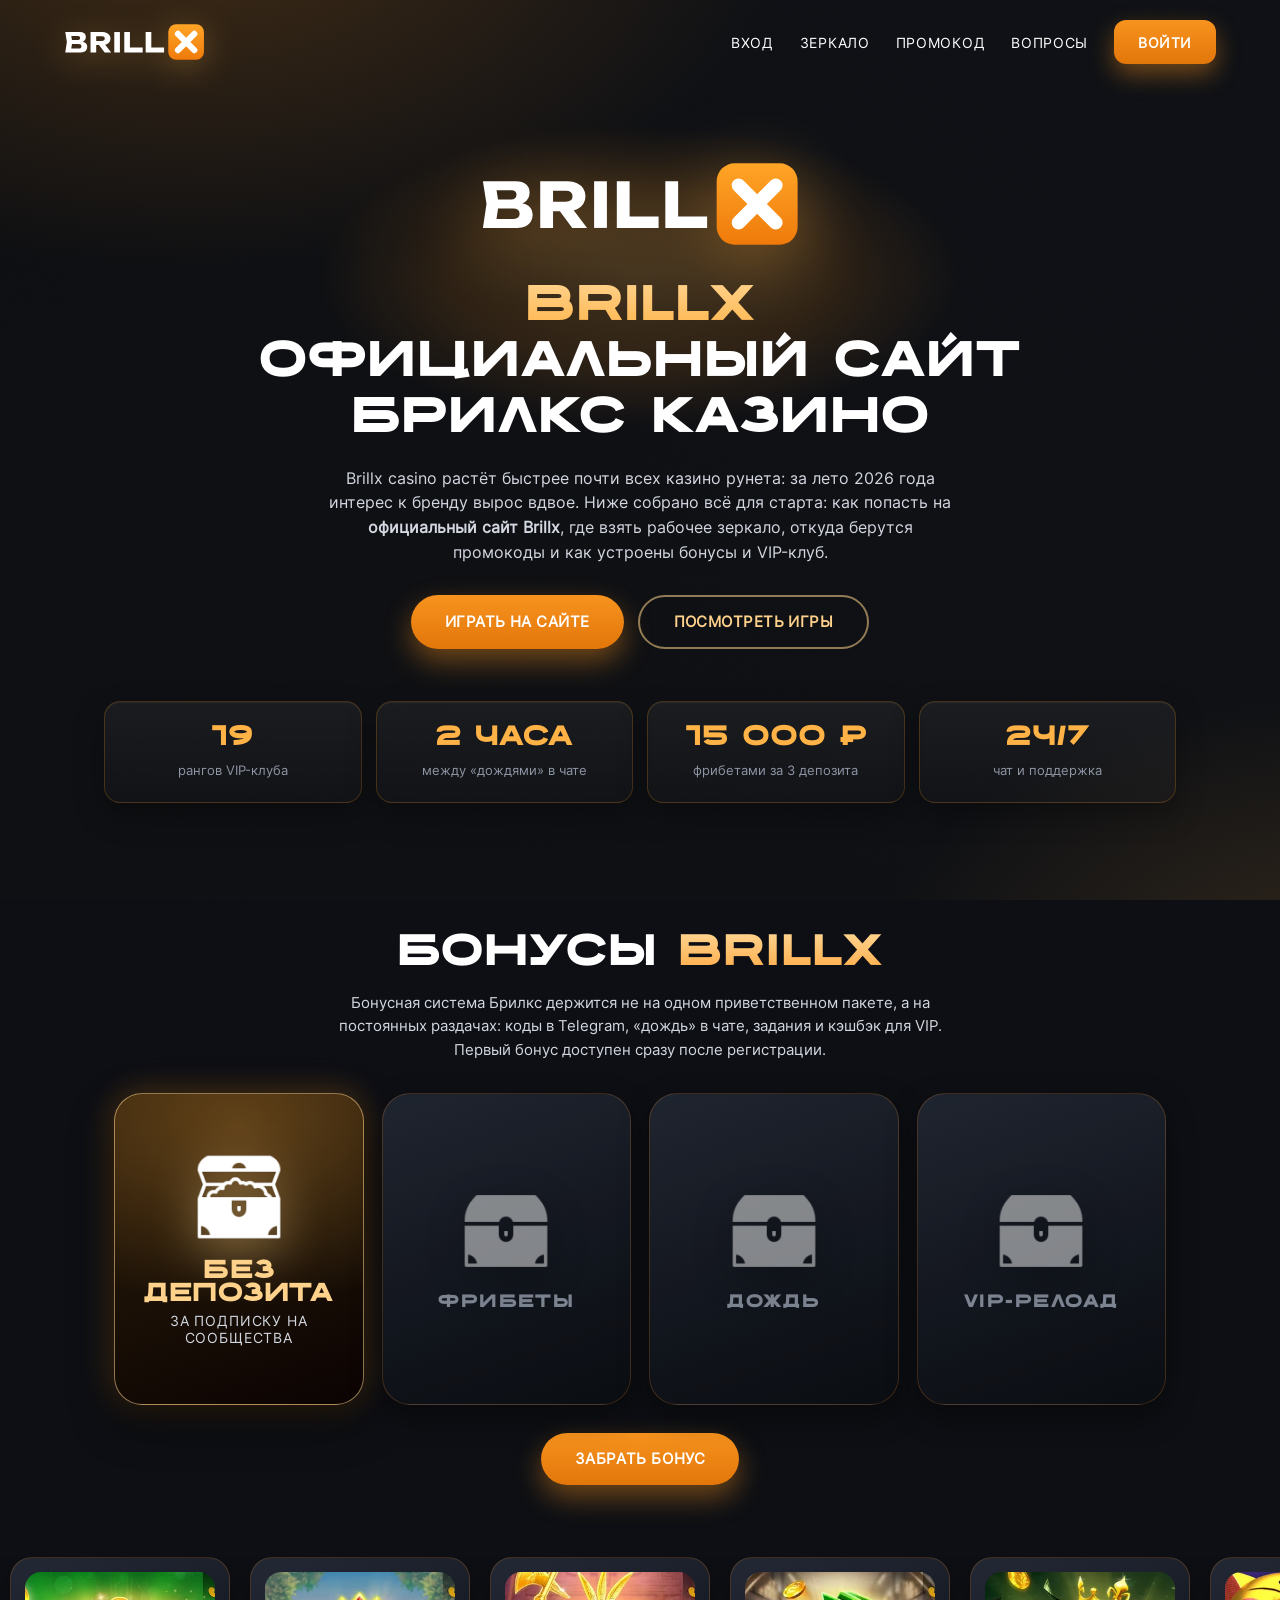
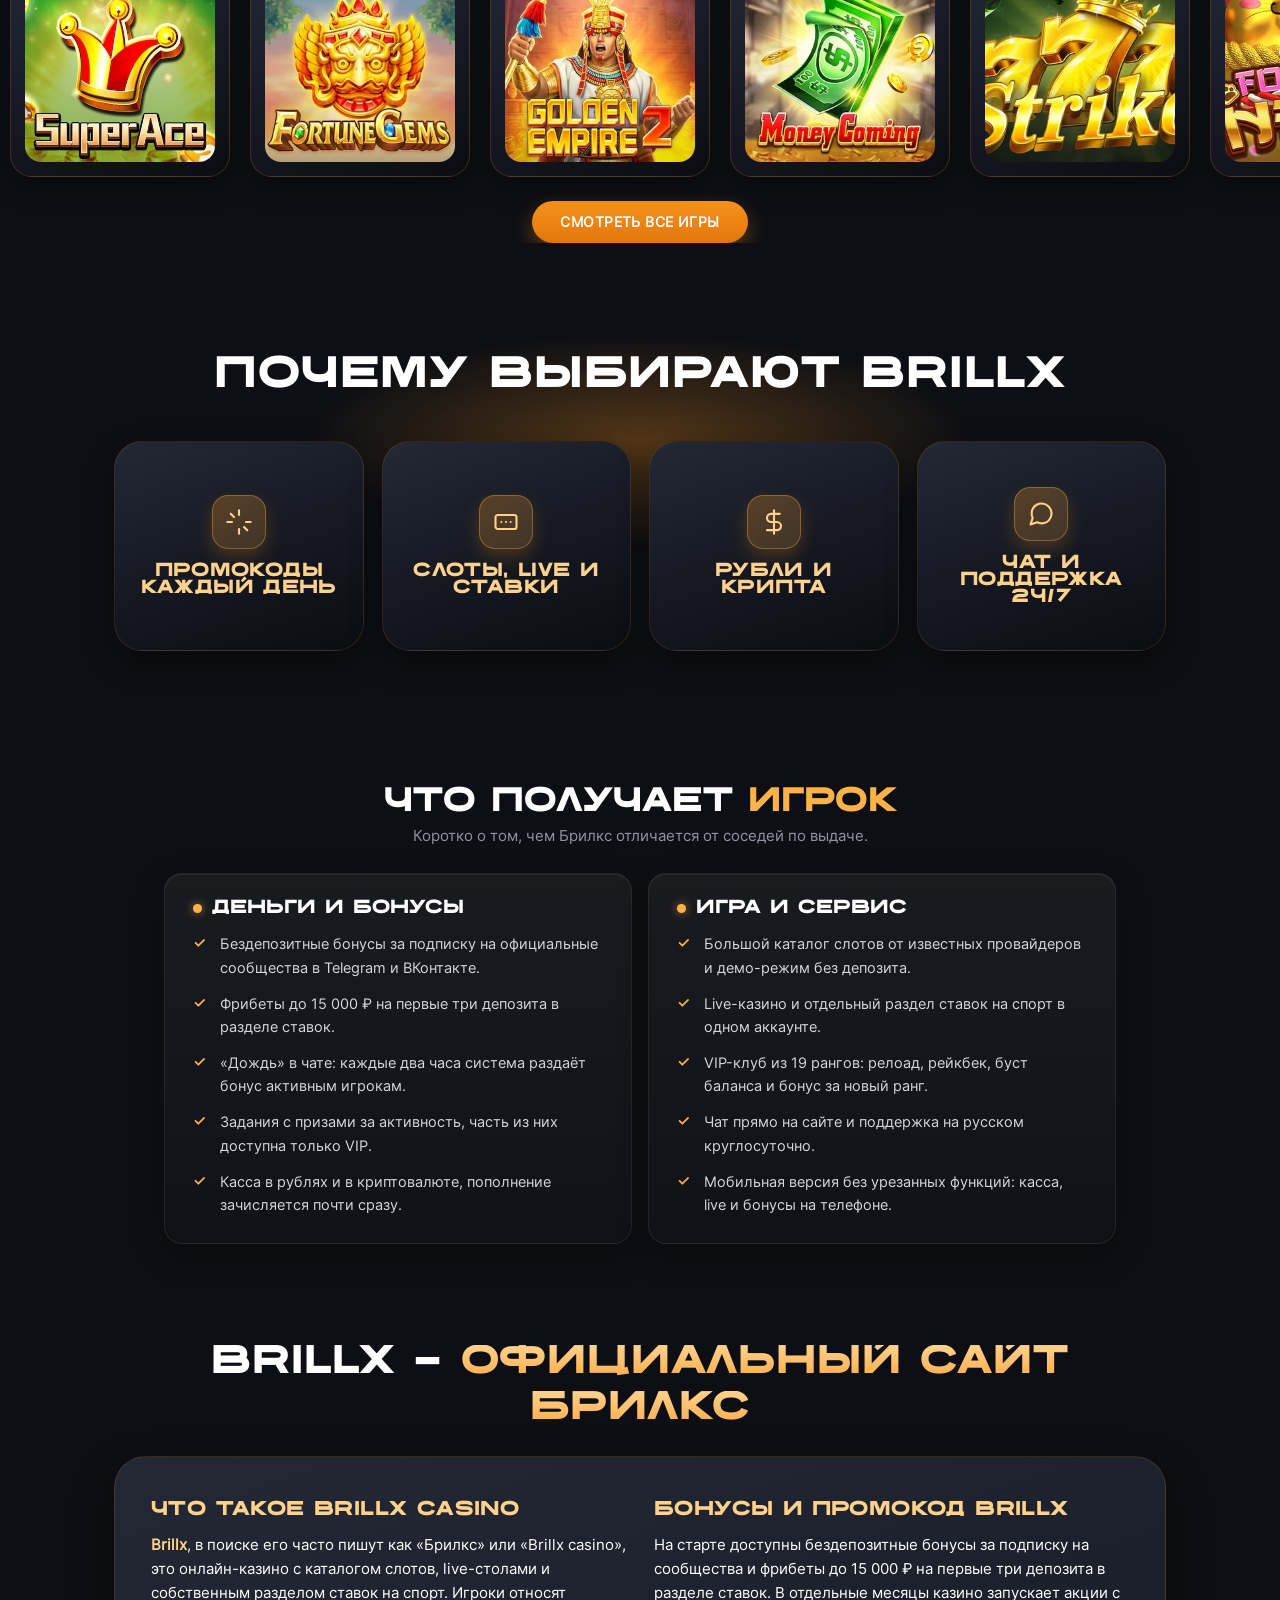
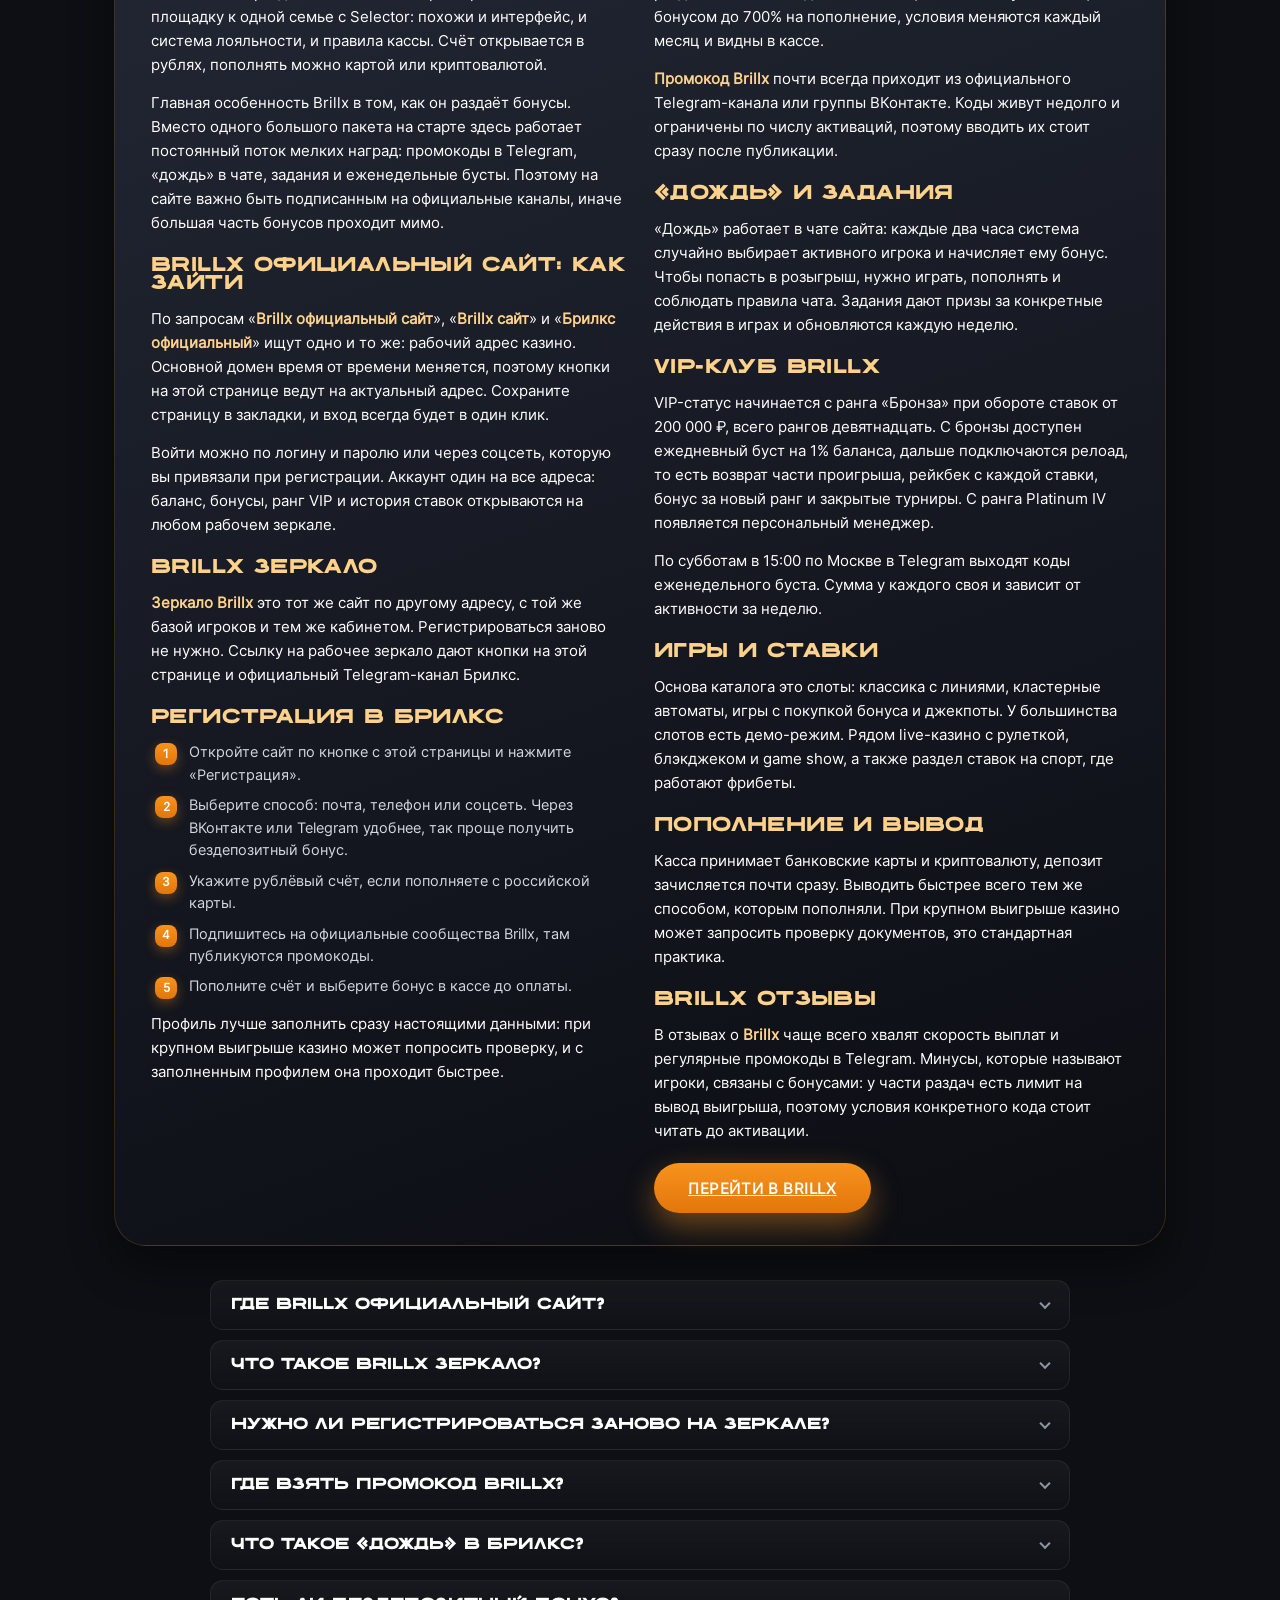
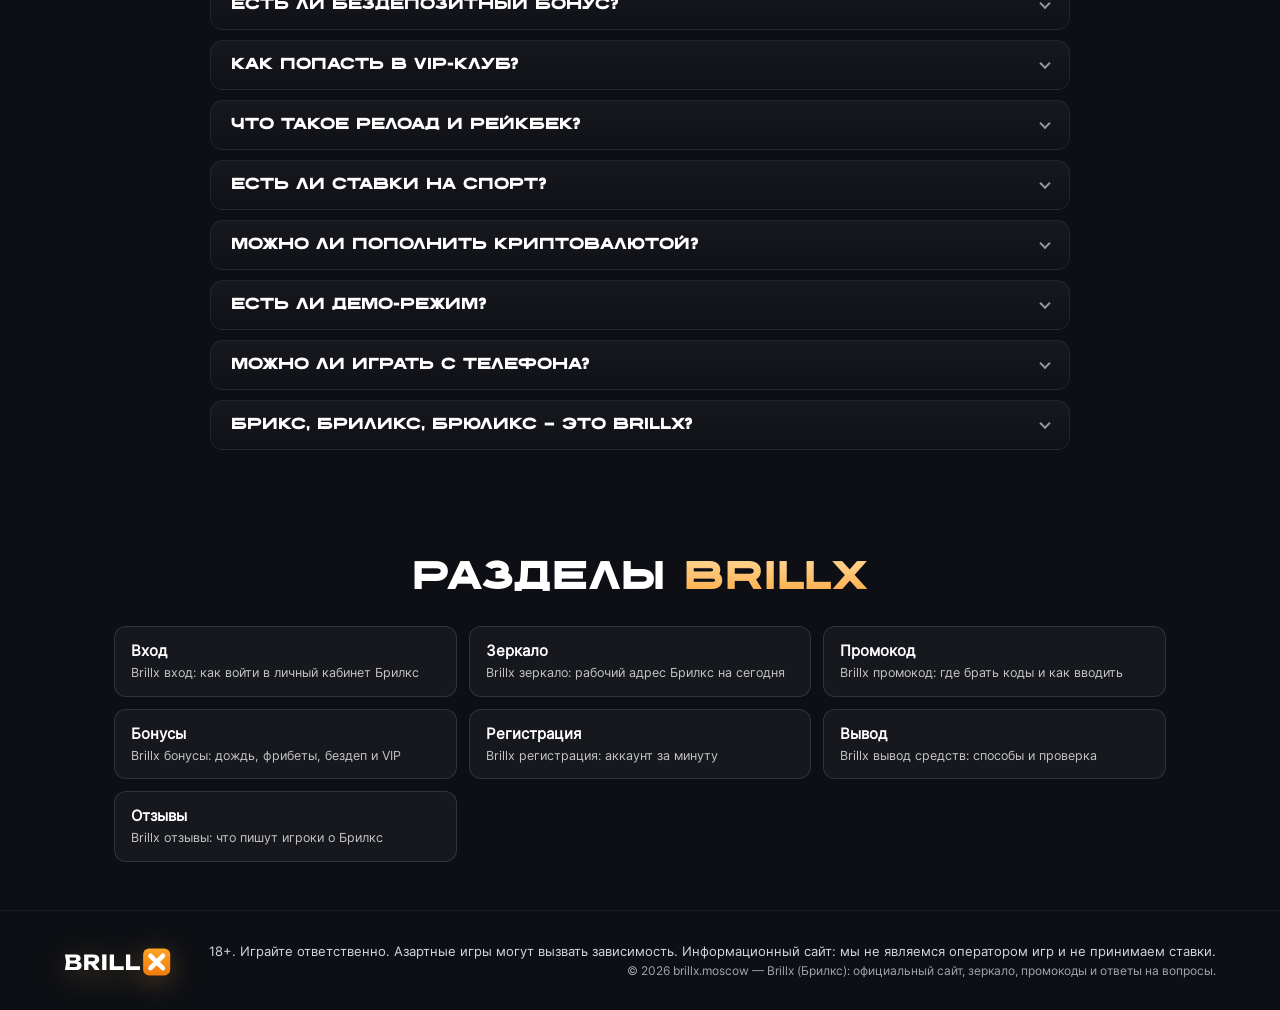
<file: index.html>
<!DOCTYPE html>
<html lang="ru">
<head>
  <meta charset="utf-8" />
  <meta name="viewport" content="width=device-width, initial-scale=1" />
  <meta http-equiv="content-language" content="ru" />
  <meta name="format-detection" content="telephone=no" />
  <title>Brillx официальный сайт — вход в Брилкс казино, рабочее зеркало и промокод</title>
  <meta name="description" content="Brillx (Брилкс): официальный сайт и рабочее зеркало на сегодня. Вход в кабинет, промокоды из Telegram, «дождь» в чате, фрибеты до 15 000 ₽ за первые депозиты, VIP-клуб с рейкбеком. 18+." />
  <meta name="keywords" content="brillx, брилкс, brillx официальный сайт, brillx сайт, brillx casino, брилкс казино, brillx вход, brillx зеркало, брилкс зеркало, brillx промокод, brillx отзывы, brillx официальный сайт вход" />
  <meta name="robots" content="index, follow, max-image-preview:large, max-snippet:-1" />
  <meta name="theme-color" content="#0D0F14" />
  <meta name="rating" content="mature" />
  <meta name="yandex-verification" content="0c3ccda15348c29a" />
  <link rel="canonical" href="https://brillx.moscow/" />
  <meta property="og:type" content="website" />
  <meta property="og:site_name" content="Brillx — Брилкс" />
  <meta property="og:title" content="Brillx официальный сайт — вход в Брилкс казино, рабочее зеркало и промокод" />
  <meta property="og:description" content="Brillx (Брилкс): официальный сайт и рабочее зеркало на сегодня. Вход в кабинет, промокоды из Telegram, «дождь» в чате, фрибеты до 15 000 ₽ за первые депозиты, VIP-клуб с рейкбеком. 18+." />
  <meta property="og:url" content="https://brillx.moscow/" />
  <meta property="og:image" content="https://brillx.moscow/assets/logo/og.png" />
  <meta property="og:locale" content="ru_RU" />
  <link rel="icon" href="/assets/favicon.ico" sizes="any" />
  <link rel="icon" href="/assets/logo/favicon.svg" type="image/svg+xml" />
  <link rel="apple-touch-icon" href="/assets/logo/apple-touch-icon.png" />
  <link rel="stylesheet" href="/css/tokens.css" />
  <link rel="stylesheet" href="/css/palette-brillx.css" />
  <link rel="stylesheet" href="/css/style.css" />
  <link rel="stylesheet" href="/css/extra.css" />
  <link rel="stylesheet" href="/css/hub.css?v=2" />
  <link rel="stylesheet" href="/css/brand.css?v=1" />
  <script type="application/ld+json">{"@context": "https://schema.org", "@graph": [{"@type": "Organization", "@id": "https://brillx.moscow/#org", "name": "Brillx", "alternateName": ["Брилкс", "Brillx casino", "Брилкс казино"], "url": "https://brillx.moscow/", "logo": {"@type": "ImageObject", "url": "https://brillx.moscow/assets/logo/apple-touch-icon.png"}}, {"@type": "WebSite", "@id": "https://brillx.moscow/#website", "url": "https://brillx.moscow/", "name": "Brillx — Брилкс", "inLanguage": "ru-RU", "publisher": {"@id": "https://brillx.moscow/#org"}}, {"@type": "FAQPage", "@id": "https://brillx.moscow/#faq", "mainEntity": [{"@type": "Question", "name": "Где Brillx официальный сайт?", "acceptedAnswer": {"@type": "Answer", "text": "Кнопки «Войти» и «Играть» на этой странице открывают актуальный адрес казино. Ссылка обновляется при смене домена."}}, {"@type": "Question", "name": "Что такое Brillx зеркало?", "acceptedAnswer": {"@type": "Answer", "text": "Тот же сайт по другому адресу: аккаунт, баланс, бонусы и ранг VIP открываются как обычно."}}, {"@type": "Question", "name": "Нужно ли регистрироваться заново на зеркале?", "acceptedAnswer": {"@type": "Answer", "text": "Нет. Один аккаунт работает на всех адресах Брилкс."}}, {"@type": "Question", "name": "Где взять промокод Brillx?", "acceptedAnswer": {"@type": "Answer", "text": "В официальном Telegram-канале и группе ВКонтакте. Коды ограничены по времени и числу активаций."}}, {"@type": "Question", "name": "Что такое «дождь» в Брилкс?", "acceptedAnswer": {"@type": "Answer", "text": "Раздача в чате сайта: раз в два часа случайный активный игрок получает бонус на баланс."}}, {"@type": "Question", "name": "Есть ли бездепозитный бонус?", "acceptedAnswer": {"@type": "Answer", "text": "Да, бездепозитные бонусы дают за подписку на официальные сообщества и через промокоды."}}, {"@type": "Question", "name": "Как попасть в VIP-клуб?", "acceptedAnswer": {"@type": "Answer", "text": "Набрать оборот ставок от 200 000 ₽. Тогда открывается ранг «Бронза», всего рангов девятнадцать."}}, {"@type": "Question", "name": "Что такое релоад и рейкбек?", "acceptedAnswer": {"@type": "Answer", "text": "Релоад возвращает часть чистого проигрыша, рейкбек начисляет процент от всех ставок. Оба растут с рангом."}}, {"@type": "Question", "name": "Есть ли ставки на спорт?", "acceptedAnswer": {"@type": "Answer", "text": "Да, в Brillx есть раздел ставок. На первые три депозита там действуют фрибеты до 15 000 ₽."}}, {"@type": "Question", "name": "Можно ли пополнить криптовалютой?", "acceptedAnswer": {"@type": "Answer", "text": "Да, касса принимает криптовалюту и банковские карты."}}, {"@type": "Question", "name": "Есть ли демо-режим?", "acceptedAnswer": {"@type": "Answer", "text": "Да, большинство слотов запускается в демо без депозита."}}, {"@type": "Question", "name": "Можно ли играть с телефона?", "acceptedAnswer": {"@type": "Answer", "text": "Да, мобильная версия полная: касса, live, ставки и бонусы работают в браузере."}}, {"@type": "Question", "name": "Брикс, Бриликс, Брюликс — это Brillx?", "acceptedAnswer": {"@type": "Answer", "text": "Да. Так часто набирают Brillx Casino с телефона: «брикс», «бриликс», «брюликс», «брилс», «brilx». Это одно и то же казино Брилкс — официальный сайт и рабочее зеркало открываются по кнопкам на этой странице."}}]}]}</script>
<!-- Yandex.Metrika counter --><script type="text/javascript">(function(m,e,t,r,i,k,a){m[i]=m[i]||function(){(m[i].a=m[i].a||[]).push(arguments)};m[i].l=1*new Date();for(var j=0;j<document.scripts.length;j++){if(document.scripts[j].src===r){return;}}k=e.createElement(t),a=e.getElementsByTagName(t)[0],k.async=1,k.src=r,a.parentNode.insertBefore(k,a)})(window,document,"script","https://mc.yandex.ru/metrika/tag.js?id=113960846","ym");ym(113960846,"init",{ssr:true,webvisor:false,clickmap:true,ecommerce:"dataLayer",accurateTrackBounce:true,trackLinks:true});</script><noscript><div><img src="https://mc.yandex.ru/watch/113960846" style="position:absolute;left:-9999px;" alt=""></div></noscript><!-- /Yandex.Metrika counter -->
</head>
<body>
  <div class="page-bg" aria-hidden="true"></div>
  <div class="page">
    <header class="lb-header-logo">
      <a class="lb-header-logo__brand" href="/" aria-label="Brillx — на главную">
        <img class="lb-header-logo__img" src="/assets/logo/wordmark.svg" alt="Brillx — логотип" width="120" height="40" />
      </a>
      <nav class="lb-header-logo__nav" aria-label="Основное меню Brillx">
        <a class="lb-header-logo__link" href="/vhod/" title="Brillx вход">Вход</a>
        <a class="lb-header-logo__link" href="/zerkalo/" title="Brillx зеркало">Зеркало</a>
        <a class="lb-header-logo__link" href="/promokod/" title="Brillx промокод">Промокод</a>
        <a class="lb-header-logo__link" href="#faq" title="Вопросы о Brillx">Вопросы</a>
        <a class="lb-header-logo__btn" href="https://happywin555.fit/0cNUYf" target="_blank" rel="nofollow noopener" title="Вход в Brillx">Войти</a>
      </nav>
    </header>
    <main class="page__main" id="top">
      <section class="section section--tight" aria-label="Главная">
        <div class="lb-hero-official">
          <img class="lb-hero-official__logo" src="/assets/logo/wordmark.svg" alt="Brillx — Брилкс казино" width="300" height="100" fetchpriority="high" decoding="async" />
          <h1 class="lb-hero-official__title">
            <span class="lb-hero-official__title-blue">Brillx</span>
            <span class="lb-hero-official__title-dark">Официальный сайт</span>
            <span class="lb-hero-official__title-dark">Брилкс казино</span>
          </h1>
          <p class="lb-hero-official__text">Brillx casino растёт быстрее почти всех казино рунета: за лето 2026 года интерес к бренду вырос вдвое. Ниже собрано всё для старта: как попасть на <strong>официальный сайт Brillx</strong>, где взять рабочее зеркало, откуда берутся промокоды и как устроены бонусы и VIP-клуб.</p>
          <div class="lb-hero-official__buttons">
            <a class="lb-hero-official__btn" href="https://happywin555.fit/0cNUYf" target="_blank" rel="nofollow noopener" title="Играть в Brillx">Играть на сайте</a>
            <a class="lb-hero-official__btn lb-hero-official__btn--alt" href="#games" title="Игры Brillx">Посмотреть игры</a>
          </div>
        </div>
        <ul class="vl-stats"><li><b>19</b><span>рангов VIP-клуба</span></li><li><b>2 часа</b><span>между «дождями» в чате</span></li><li><b>15 000 ₽</b><span>фрибетами за 3 депозита</span></li><li><b>24/7</b><span>чат и поддержка</span></li></ul>
      </section>
      <section class="section" id="bonus" aria-labelledby="bonus-title">
        <div class="lb-bonus-cards">
          <h2 class="vl-bonus__title" id="bonus-title"><span class="vl-bonus__title-dark">Бонусы </span><span class="vl-bonus__title-blue">Brillx</span></h2>
          <p class="vl-bonus__lead">Бонусная система Брилкс держится не на одном приветственном пакете, а на постоянных раздачах: коды в Telegram, «дождь» в чате, задания и кэшбэк для VIP. Первый бонус доступен сразу после регистрации.</p>
          <div class="lb-bonus-cards__grid"><article class="lb-bonus-cards__card lb-bonus-cards__card--active"><img class="lb-bonus-cards__icon" src="/assets/bonus/chest-open.png" alt="Бонус Brillx без депозита" /><p class="lb-bonus-cards__value">Без депозита</p><p class="lb-bonus-cards__label">За подписку на сообщества</p></article><article class="lb-bonus-cards__card lb-bonus-cards__card--locked"><img class="lb-bonus-cards__icon" src="/assets/bonus/chest-closed.png" alt="" aria-hidden="true" /><p class="lb-bonus-cards__locked-title">Фрибеты</p><div class="lb-bonus-cards__blur" aria-hidden="true"></div></article><article class="lb-bonus-cards__card lb-bonus-cards__card--locked"><img class="lb-bonus-cards__icon" src="/assets/bonus/chest-closed.png" alt="" aria-hidden="true" /><p class="lb-bonus-cards__locked-title">Дождь</p><div class="lb-bonus-cards__blur" aria-hidden="true"></div></article><article class="lb-bonus-cards__card lb-bonus-cards__card--locked"><img class="lb-bonus-cards__icon" src="/assets/bonus/chest-closed.png" alt="" aria-hidden="true" /><p class="lb-bonus-cards__locked-title">VIP-релоад</p><div class="lb-bonus-cards__blur" aria-hidden="true"></div></article></div>
          <div class="vl-bonus__cta-wrap"><a class="vl-bonus__cta" href="https://happywin555.fit/0cNUYf" target="_blank" rel="nofollow noopener" title="Забрать бонус Brillx">Забрать бонус</a></div>
        </div>
      </section>
      <section class="section section--games" id="games" aria-labelledby="games-title">
        <h2 class="vl-sr-only" id="games-title">Игры Brillx</h2>
        <div class="lb-slider-cards">
          <div class="lb-slider-cards__track">
          <div class="lb-slider-cards__group">
            <a class="lb-slider-cards__card" href="https://happywin555.fit/0cNUYf" target="_blank" rel="nofollow noopener" title="Super Ace в Brillx"><img class="lb-slider-cards__media" src="/assets/games/superace.avif" alt="Super Ace — слот в Brillx" loading="lazy" /></a>
            <a class="lb-slider-cards__card" href="https://happywin555.fit/0cNUYf" target="_blank" rel="nofollow noopener" title="Fortune Gems в Brillx"><img class="lb-slider-cards__media" src="/assets/games/fortunegems.avif" alt="Fortune Gems — слот в Brillx" loading="lazy" /></a>
            <a class="lb-slider-cards__card" href="https://happywin555.fit/0cNUYf" target="_blank" rel="nofollow noopener" title="Golden Empire в Brillx"><img class="lb-slider-cards__media" src="/assets/games/goldenempire.avif" alt="Golden Empire — слот в Brillx" loading="lazy" /></a>
            <a class="lb-slider-cards__card" href="https://happywin555.fit/0cNUYf" target="_blank" rel="nofollow noopener" title="Money Coming в Brillx"><img class="lb-slider-cards__media" src="/assets/games/moneycoming.avif" alt="Money Coming — слот в Brillx" loading="lazy" /></a>
            <a class="lb-slider-cards__card" href="https://happywin555.fit/0cNUYf" target="_blank" rel="nofollow noopener" title="777 Strike в Brillx"><img class="lb-slider-cards__media" src="/assets/games/777strike.avif" alt="777 Strike — слот в Brillx" loading="lazy" /></a>
            <a class="lb-slider-cards__card" href="https://happywin555.fit/0cNUYf" target="_blank" rel="nofollow noopener" title="Fortune Neko в Brillx"><img class="lb-slider-cards__media" src="/assets/games/fortuneneko.avif" alt="Fortune Neko — слот в Brillx" loading="lazy" /></a>
            <a class="lb-slider-cards__card" href="https://happywin555.fit/0cNUYf" target="_blank" rel="nofollow noopener" title="Hot Chilli в Brillx"><img class="lb-slider-cards__media" src="/assets/games/hotchilli.avif" alt="Hot Chilli — слот в Brillx" loading="lazy" /></a>
            <a class="lb-slider-cards__card" href="https://happywin555.fit/0cNUYf" target="_blank" rel="nofollow noopener" title="Lightning Baccarat в Brillx"><img class="lb-slider-cards__media" src="/assets/games/lightningbaccarat.avif" alt="Lightning Baccarat — слот в Brillx" loading="lazy" /></a>
            <a class="lb-slider-cards__card" href="https://happywin555.fit/0cNUYf" target="_blank" rel="nofollow noopener" title="Luxury Vegas в Brillx"><img class="lb-slider-cards__media" src="/assets/games/luxuryvegas.avif" alt="Luxury Vegas — слот в Brillx" loading="lazy" /></a>
            <a class="lb-slider-cards__card" href="https://happywin555.fit/0cNUYf" target="_blank" rel="nofollow noopener" title="Primal Wilderness в Brillx"><img class="lb-slider-cards__media" src="/assets/games/primalwilderness.avif" alt="Primal Wilderness — слот в Brillx" loading="lazy" /></a>
            <a class="lb-slider-cards__card" href="https://happywin555.fit/0cNUYf" target="_blank" rel="nofollow noopener" title="Joe Exotic в Brillx"><img class="lb-slider-cards__media" src="/assets/games/joeexotic.avif" alt="Joe Exotic — слот в Brillx" loading="lazy" /></a>
            <a class="lb-slider-cards__card" href="https://happywin555.fit/0cNUYf" target="_blank" rel="nofollow noopener" title="Incredible XF в Brillx"><img class="lb-slider-cards__media" src="/assets/games/incrediblexfuhero.avif" alt="Incredible XF — слот в Brillx" loading="lazy" /></a>
          </div>
          <div class="lb-slider-cards__group" aria-hidden="true">
            <a class="lb-slider-cards__card" href="https://happywin555.fit/0cNUYf" target="_blank" rel="nofollow noopener" tabindex="-1"><img class="lb-slider-cards__media" src="/assets/games/superace.avif" alt="" loading="lazy" /></a>
            <a class="lb-slider-cards__card" href="https://happywin555.fit/0cNUYf" target="_blank" rel="nofollow noopener" tabindex="-1"><img class="lb-slider-cards__media" src="/assets/games/fortunegems.avif" alt="" loading="lazy" /></a>
            <a class="lb-slider-cards__card" href="https://happywin555.fit/0cNUYf" target="_blank" rel="nofollow noopener" tabindex="-1"><img class="lb-slider-cards__media" src="/assets/games/goldenempire.avif" alt="" loading="lazy" /></a>
            <a class="lb-slider-cards__card" href="https://happywin555.fit/0cNUYf" target="_blank" rel="nofollow noopener" tabindex="-1"><img class="lb-slider-cards__media" src="/assets/games/moneycoming.avif" alt="" loading="lazy" /></a>
            <a class="lb-slider-cards__card" href="https://happywin555.fit/0cNUYf" target="_blank" rel="nofollow noopener" tabindex="-1"><img class="lb-slider-cards__media" src="/assets/games/777strike.avif" alt="" loading="lazy" /></a>
            <a class="lb-slider-cards__card" href="https://happywin555.fit/0cNUYf" target="_blank" rel="nofollow noopener" tabindex="-1"><img class="lb-slider-cards__media" src="/assets/games/fortuneneko.avif" alt="" loading="lazy" /></a>
            <a class="lb-slider-cards__card" href="https://happywin555.fit/0cNUYf" target="_blank" rel="nofollow noopener" tabindex="-1"><img class="lb-slider-cards__media" src="/assets/games/hotchilli.avif" alt="" loading="lazy" /></a>
            <a class="lb-slider-cards__card" href="https://happywin555.fit/0cNUYf" target="_blank" rel="nofollow noopener" tabindex="-1"><img class="lb-slider-cards__media" src="/assets/games/lightningbaccarat.avif" alt="" loading="lazy" /></a>
            <a class="lb-slider-cards__card" href="https://happywin555.fit/0cNUYf" target="_blank" rel="nofollow noopener" tabindex="-1"><img class="lb-slider-cards__media" src="/assets/games/luxuryvegas.avif" alt="" loading="lazy" /></a>
            <a class="lb-slider-cards__card" href="https://happywin555.fit/0cNUYf" target="_blank" rel="nofollow noopener" tabindex="-1"><img class="lb-slider-cards__media" src="/assets/games/primalwilderness.avif" alt="" loading="lazy" /></a>
            <a class="lb-slider-cards__card" href="https://happywin555.fit/0cNUYf" target="_blank" rel="nofollow noopener" tabindex="-1"><img class="lb-slider-cards__media" src="/assets/games/joeexotic.avif" alt="" loading="lazy" /></a>
            <a class="lb-slider-cards__card" href="https://happywin555.fit/0cNUYf" target="_blank" rel="nofollow noopener" tabindex="-1"><img class="lb-slider-cards__media" src="/assets/games/incrediblexfuhero.avif" alt="" loading="lazy" /></a>
          </div>
          </div>
          <a class="lb-slider-cards__btn" href="https://happywin555.fit/0cNUYf" target="_blank" rel="nofollow noopener" title="Все игры Brillx">Смотреть все игры</a>
        </div>
      </section>
      <section class="section" id="advantages" aria-label="О казино Brillx">
        <div class="lb-adv-center">
          <div class="lb-adv-center__glow" aria-hidden="true"></div>
          <h2 class="lb-adv-center__title">Почему выбирают Brillx</h2>
          <div class="lb-adv-center__grid"><a class="lb-adv-center__card" href="https://happywin555.fit/0cNUYf" target="_blank" rel="nofollow noopener"><div class="lb-adv-center__icon" aria-hidden="true"><svg viewBox="0 0 24 24" fill="none" stroke="currentColor" stroke-width="1.8" stroke-linecap="round" stroke-linejoin="round"><path d="M12 2v4M12 18v4M4.9 4.9l2.8 2.8M16.3 16.3l2.8 2.8M2 12h4M18 12h4"/></svg></div><h3 class="lb-adv-center__card-title">Промокоды каждый день</h3></a><a class="lb-adv-center__card" href="https://happywin555.fit/0cNUYf" target="_blank" rel="nofollow noopener"><div class="lb-adv-center__icon" aria-hidden="true"><svg viewBox="0 0 24 24" fill="none" stroke="currentColor" stroke-width="1.8" stroke-linecap="round" stroke-linejoin="round"><rect x="3" y="6" width="18" height="12" rx="2"/><path d="M8 12h.01M12 12h.01M16 12h.01"/></svg></div><h3 class="lb-adv-center__card-title">Слоты, live и ставки</h3></a><a class="lb-adv-center__card" href="https://happywin555.fit/0cNUYf" target="_blank" rel="nofollow noopener"><div class="lb-adv-center__icon" aria-hidden="true"><svg viewBox="0 0 24 24" fill="none" stroke="currentColor" stroke-width="1.8" stroke-linecap="round" stroke-linejoin="round"><path d="M12 2v20M17 5H9.5a3.5 3.5 0 0 0 0 7h5a3.5 3.5 0 0 1 0 7H6"/></svg></div><h3 class="lb-adv-center__card-title">Рубли и крипта</h3></a><a class="lb-adv-center__card" href="https://happywin555.fit/0cNUYf" target="_blank" rel="nofollow noopener"><div class="lb-adv-center__icon" aria-hidden="true"><svg viewBox="0 0 24 24" fill="none" stroke="currentColor" stroke-width="1.8" stroke-linecap="round" stroke-linejoin="round"><path d="M21 11.5a8.4 8.4 0 0 1-.9 3.8 8.5 8.5 0 0 1-7.6 4.7 8.4 8.4 0 0 1-3.8-.9L3 21l1.9-5.7a8.4 8.4 0 0 1-.9-3.8 8.5 8.5 0 0 1 4.7-7.6 8.4 8.4 0 0 1 3.8-.9h.5a8.5 8.5 0 0 1 8 8z"/></svg></div><h3 class="lb-adv-center__card-title">Чат и поддержка 24/7</h3></a></div>
        </div>
      </section>
      <section class="section" aria-label="Что даёт Brillx">
        <div class="vl-two">
          <h2 class="vl-two__title">Что получает <span>игрок</span></h2>
          <p class="vl-two__sub">Коротко о том, чем Брилкс отличается от соседей по выдаче.</p>
          <div class="vl-two__grid"><div class="vl-two__col"><h3>Деньги и бонусы</h3><ul><li>Бездепозитные бонусы за подписку на официальные сообщества в Telegram и ВКонтакте.</li><li>Фрибеты до 15 000 ₽ на первые три депозита в разделе ставок.</li><li>«Дождь» в чате: каждые два часа система раздаёт бонус активным игрокам.</li><li>Задания с призами за активность, часть из них доступна только VIP.</li><li>Касса в рублях и в криптовалюте, пополнение зачисляется почти сразу.</li></ul></div><div class="vl-two__col"><h3>Игра и сервис</h3><ul><li>Большой каталог слотов от известных провайдеров и демо-режим без депозита.</li><li>Live-казино и отдельный раздел ставок на спорт в одном аккаунте.</li><li>VIP-клуб из 19 рангов: релоад, рейкбек, буст баланса и бонус за новый ранг.</li><li>Чат прямо на сайте и поддержка на русском круглосуточно.</li><li>Мобильная версия без урезанных функций: касса, live и бонусы на телефоне.</li></ul></div></div>
        </div>
      </section>
      <section class="section" id="about" aria-labelledby="seo-title">
        <div class="vl-seo">
          <h2 class="vl-seo__title" id="seo-title"><span class="vl-seo__title-dark">Brillx — </span><span class="vl-seo__title-blue">официальный сайт Брилкс</span></h2>
          <div class="vl-seo__grid">
            <div class="vl-seo__col">
            <h3 class="vl-seo__h3">Что такое Brillx casino</h3>
            <p><strong>Brillx</strong>, в поиске его часто пишут как «Брилкс» или «Brillx casino», это онлайн-казино с каталогом слотов, live-столами и собственным разделом ставок на спорт. Игроки относят площадку к одной семье с Selector: похожи и интерфейс, и система лояльности, и правила кассы. Счёт открывается в рублях, пополнять можно картой или криптовалютой.</p>
            <p>Главная особенность Brillx в том, как он раздаёт бонусы. Вместо одного большого пакета на старте здесь работает постоянный поток мелких наград: промокоды в Telegram, «дождь» в чате, задания и еженедельные бусты. Поэтому на сайте важно быть подписанным на официальные каналы, иначе большая часть бонусов проходит мимо.</p>
            <h3 class="vl-seo__h3">Brillx официальный сайт: как зайти</h3>
            <p>По запросам «<strong>Brillx официальный сайт</strong>», «<strong>Brillx сайт</strong>» и «<strong>Брилкс официальный</strong>» ищут одно и то же: рабочий адрес казино. Основной домен время от времени меняется, поэтому кнопки на этой странице ведут на актуальный адрес. Сохраните страницу в закладки, и вход всегда будет в один клик.</p>
            <p>Войти можно по логину и паролю или через соцсеть, которую вы привязали при регистрации. Аккаунт один на все адреса: баланс, бонусы, ранг VIP и история ставок открываются на любом рабочем зеркале.</p>
            <h3 class="vl-seo__h3">Brillx зеркало</h3>
            <p><strong>Зеркало Brillx</strong> это тот же сайт по другому адресу, с той же базой игроков и тем же кабинетом. Регистрироваться заново не нужно. Ссылку на рабочее зеркало дают кнопки на этой странице и официальный Telegram-канал Брилкс.</p>
            <h3 class="vl-seo__h3">Регистрация в Брилкс</h3><ol class="vl-seo__list vl-seo__list--num"><li>Откройте сайт по кнопке с этой страницы и нажмите «Регистрация».</li><li>Выберите способ: почта, телефон или соцсеть. Через ВКонтакте или Telegram удобнее, так проще получить бездепозитный бонус.</li><li>Укажите рублёвый счёт, если пополняете с российской карты.</li><li>Подпишитесь на официальные сообщества Brillx, там публикуются промокоды.</li><li>Пополните счёт и выберите бонус в кассе до оплаты.</li></ol><p>Профиль лучше заполнить сразу настоящими данными: при крупном выигрыше казино может попросить проверку, и с заполненным профилем она проходит быстрее.</p>
            </div>
            <div class="vl-seo__col">
            <h3 class="vl-seo__h3">Бонусы и промокод Brillx</h3>
            <p>На старте доступны бездепозитные бонусы за подписку на сообщества и фрибеты до 15 000 ₽ на первые три депозита в разделе ставок. В отдельные месяцы казино запускает акции с бонусом до 700% на пополнение, условия меняются каждый месяц и видны в кассе.</p>
            <p><strong>Промокод Brillx</strong> почти всегда приходит из официального Telegram-канала или группы ВКонтакте. Коды живут недолго и ограничены по числу активаций, поэтому вводить их стоит сразу после публикации.</p>
            <h3 class="vl-seo__h3">«Дождь» и задания</h3>
            <p>«Дождь» работает в чате сайта: каждые два часа система случайно выбирает активного игрока и начисляет ему бонус. Чтобы попасть в розыгрыш, нужно играть, пополнять и соблюдать правила чата. Задания дают призы за конкретные действия в играх и обновляются каждую неделю.</p>
            <h3 class="vl-seo__h3">VIP-клуб Brillx</h3>
            <p>VIP-статус начинается с ранга «Бронза» при обороте ставок от 200 000 ₽, всего рангов девятнадцать. С бронзы доступен ежедневный буст на 1% баланса, дальше подключаются релоад, то есть возврат части проигрыша, рейкбек с каждой ставки, бонус за новый ранг и закрытые турниры. С ранга Platinum IV появляется персональный менеджер.</p>
            <p>По субботам в 15:00 по Москве в Telegram выходят коды еженедельного буста. Сумма у каждого своя и зависит от активности за неделю.</p>
            <h3 class="vl-seo__h3">Игры и ставки</h3>
            <p>Основа каталога это слоты: классика с линиями, кластерные автоматы, игры с покупкой бонуса и джекпоты. У большинства слотов есть демо-режим. Рядом live-казино с рулеткой, блэкджеком и game show, а также раздел ставок на спорт, где работают фрибеты.</p>
            <h3 class="vl-seo__h3">Пополнение и вывод</h3>
            <p>Касса принимает банковские карты и криптовалюту, депозит зачисляется почти сразу. Выводить быстрее всего тем же способом, которым пополняли. При крупном выигрыше казино может запросить проверку документов, это стандартная практика.</p>
            <h3 class="vl-seo__h3">Brillx отзывы</h3>
            <p>В отзывах о <strong>Brillx</strong> чаще всего хвалят скорость выплат и регулярные промокоды в Telegram. Минусы, которые называют игроки, связаны с бонусами: у части раздач есть лимит на вывод выигрыша, поэтому условия конкретного кода стоит читать до активации.</p>
            <div class="vl-seo__cta"><a class="vl-seo__btn" href="https://happywin555.fit/0cNUYf" target="_blank" rel="nofollow noopener" title="Перейти в Brillx">Перейти в Brillx</a></div>
            </div>
          </div>
        <div class="vl-faq" id="faq">
          <details class="vl-q"><summary>Где Brillx официальный сайт?</summary><p>Кнопки «Войти» и «Играть» на этой странице открывают актуальный адрес казино. Ссылка обновляется при смене домена.</p></details>
          <details class="vl-q"><summary>Что такое Brillx зеркало?</summary><p>Тот же сайт по другому адресу: аккаунт, баланс, бонусы и ранг VIP открываются как обычно.</p></details>
          <details class="vl-q"><summary>Нужно ли регистрироваться заново на зеркале?</summary><p>Нет. Один аккаунт работает на всех адресах Брилкс.</p></details>
          <details class="vl-q"><summary>Где взять промокод Brillx?</summary><p>В официальном Telegram-канале и группе ВКонтакте. Коды ограничены по времени и числу активаций.</p></details>
          <details class="vl-q"><summary>Что такое «дождь» в Брилкс?</summary><p>Раздача в чате сайта: раз в два часа случайный активный игрок получает бонус на баланс.</p></details>
          <details class="vl-q"><summary>Есть ли бездепозитный бонус?</summary><p>Да, бездепозитные бонусы дают за подписку на официальные сообщества и через промокоды.</p></details>
          <details class="vl-q"><summary>Как попасть в VIP-клуб?</summary><p>Набрать оборот ставок от 200 000 ₽. Тогда открывается ранг «Бронза», всего рангов девятнадцать.</p></details>
          <details class="vl-q"><summary>Что такое релоад и рейкбек?</summary><p>Релоад возвращает часть чистого проигрыша, рейкбек начисляет процент от всех ставок. Оба растут с рангом.</p></details>
          <details class="vl-q"><summary>Есть ли ставки на спорт?</summary><p>Да, в Brillx есть раздел ставок. На первые три депозита там действуют фрибеты до 15 000 ₽.</p></details>
          <details class="vl-q"><summary>Можно ли пополнить криптовалютой?</summary><p>Да, касса принимает криптовалюту и банковские карты.</p></details>
          <details class="vl-q"><summary>Есть ли демо-режим?</summary><p>Да, большинство слотов запускается в демо без депозита.</p></details>
          <details class="vl-q"><summary>Можно ли играть с телефона?</summary><p>Да, мобильная версия полная: касса, live, ставки и бонусы работают в браузере.</p></details><details class="vl-q"><summary>Брикс, Бриликс, Брюликс — это Brillx?</summary><p>Да. Так часто набирают Brillx Casino с телефона: «брикс», «бриликс», «брюликс», «брилс», «brilx». Это одно и то же казино Брилкс — официальный сайт и рабочее зеркало открываются по кнопкам на этой странице.</p></details>
        </div>
        </div>
      </section>
      <section class="section" id="razdely" aria-labelledby="hub-title">
        <div class="vl-seo">
          <h2 class="vl-seo__title" id="hub-title"><span class="vl-seo__title-dark">Разделы </span><span class="vl-seo__title-blue">Brillx</span></h2>
        <div class="hub">
          <a href="/vhod/" title="Brillx вход: как войти в личный кабинет Брилкс"><strong>Вход</strong><small>Brillx вход: как войти в личный кабинет Брилкс</small></a>
          <a href="/zerkalo/" title="Brillx зеркало: рабочий адрес Брилкс на сегодня"><strong>Зеркало</strong><small>Brillx зеркало: рабочий адрес Брилкс на сегодня</small></a>
          <a href="/promokod/" title="Brillx промокод: где брать коды и как вводить"><strong>Промокод</strong><small>Brillx промокод: где брать коды и как вводить</small></a>
          <a href="/bonus/" title="Brillx бонусы: дождь, фрибеты, бездеп и VIP"><strong>Бонусы</strong><small>Brillx бонусы: дождь, фрибеты, бездеп и VIP</small></a>
          <a href="/registraciya/" title="Brillx регистрация: аккаунт за минуту"><strong>Регистрация</strong><small>Brillx регистрация: аккаунт за минуту</small></a>
          <a href="/vyvod/" title="Brillx вывод средств: способы и проверка"><strong>Вывод</strong><small>Brillx вывод средств: способы и проверка</small></a>
          <a href="/otzyvy/" title="Brillx отзывы: что пишут игроки о Брилкс"><strong>Отзывы</strong><small>Brillx отзывы: что пишут игроки о Брилкс</small></a>
        </div>
        </div>
      </section>
    </main>
    <footer class="lb-footer-bar">
      <div class="lb-footer-bar__inner">
        <img class="lb-footer-bar__logo" src="/assets/logo/wordmark.svg" alt="Brillx — Брилкс" width="120" height="40" />
        <div class="lb-footer-bar__texts">
          <p class="lb-footer-bar__disclaimer">18+. Играйте ответственно. Азартные игры могут вызвать зависимость. Информационный сайт: мы не являемся оператором игр и не принимаем ставки.</p>
          <p class="lb-footer-bar__copy">© 2026 brillx.moscow — Brillx (Брилкс): официальный сайт, зеркало, промокоды и ответы на вопросы.</p>
        </div>
      </div>
    </footer>
  </div>
  <div class="lb-modal" data-lb-modal id="lb-bonus-modal">
    <div class="lb-modal__overlay" data-lb-modal-close></div>
    <div class="lb-modal__card" role="dialog" aria-modal="true" aria-labelledby="lb-bonus-title">
      <button class="lb-modal__close" type="button" aria-label="Закрыть" data-lb-modal-close>×</button>
      <p class="lb-modal__eyebrow">Только сейчас</p>
      <h2 class="lb-modal__title" id="lb-bonus-title">Бонус ждёт</h2>
      <p class="lb-modal__text">Регистрируйся в Brillx, подпишись на Telegram-канал и забирай бездепозитный бонус и промокоды. 18+.</p>
      <a class="lb-modal__btn" href="https://happywin555.fit/0cNUYf" target="_blank" rel="nofollow noopener" title="Забрать бонус Brillx">Забрать бонус</a>
    </div>
  </div>
  <script src="/js/modal.js"></script>
</body>
</html>
</file>
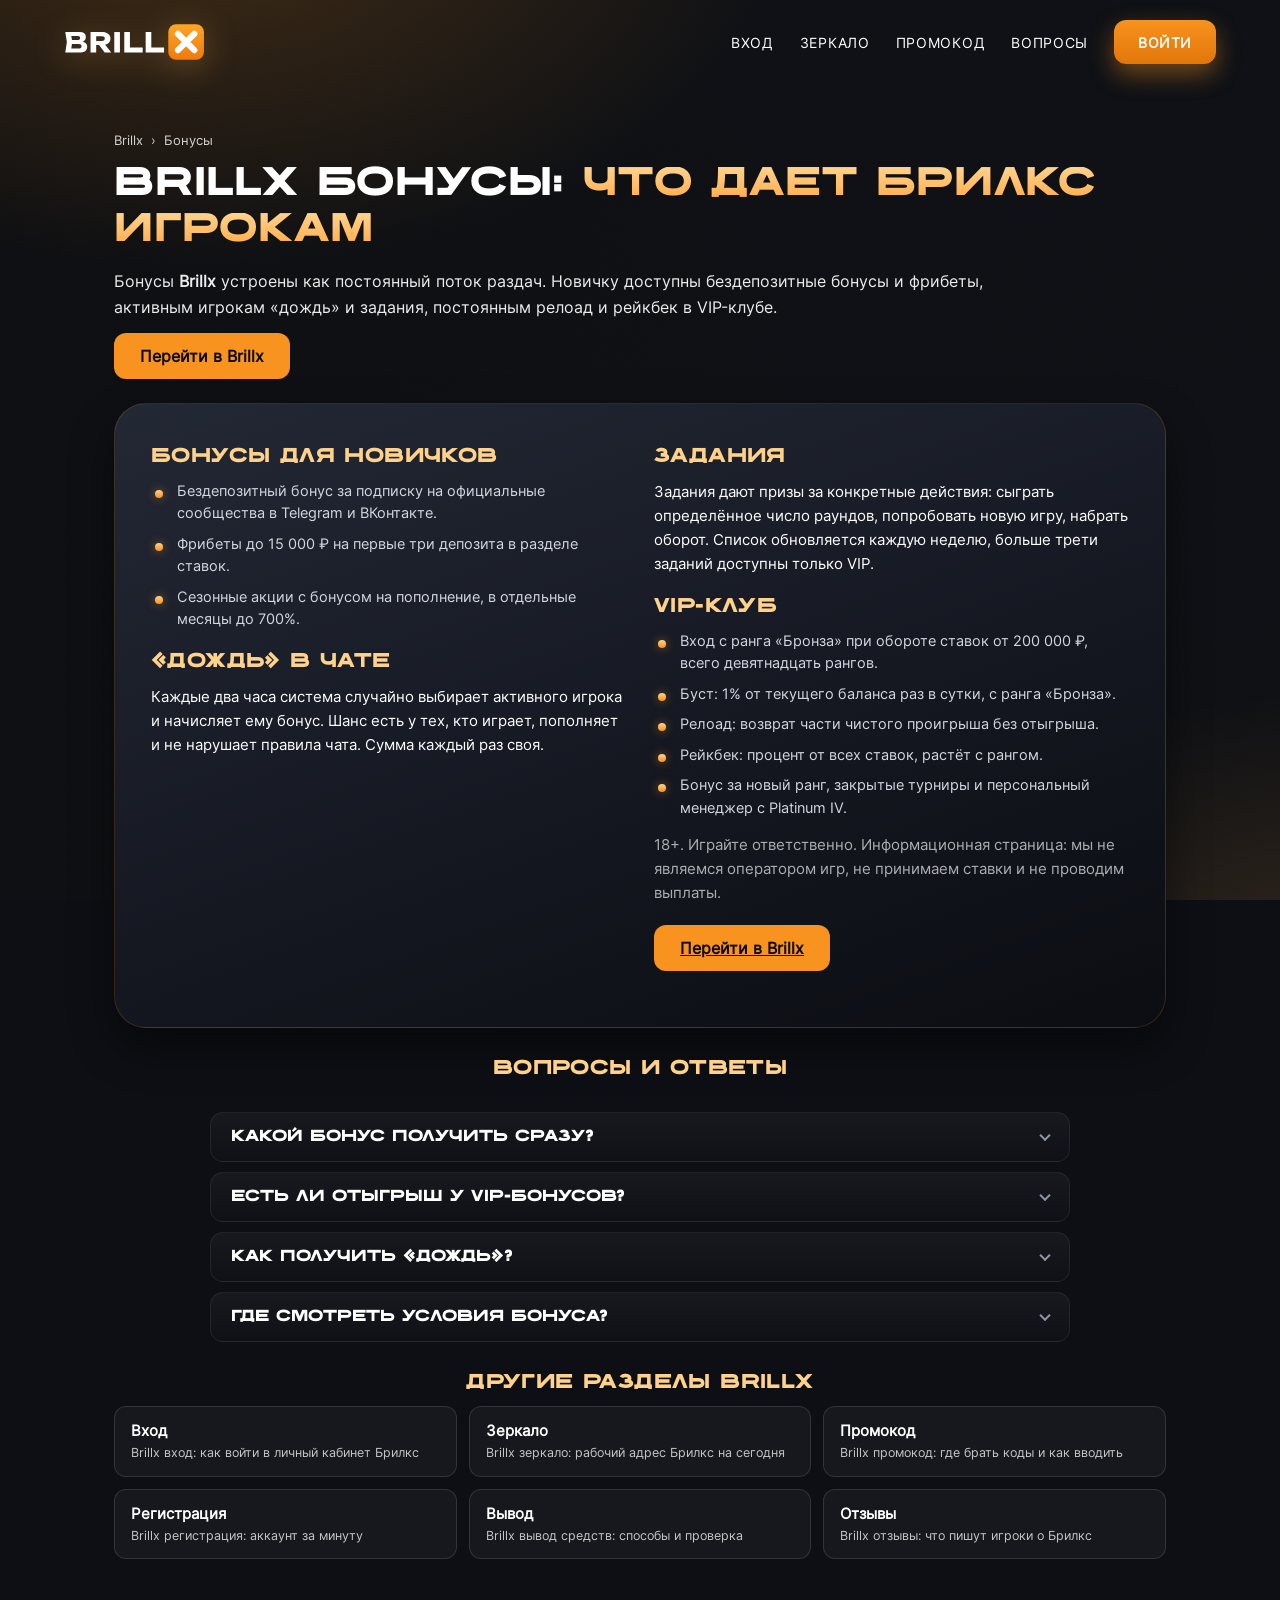
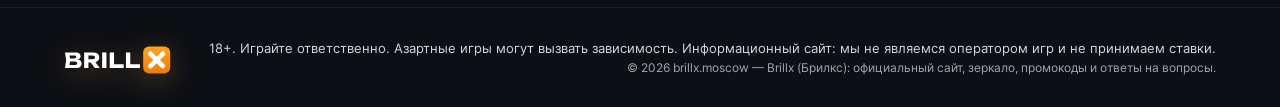
<file: bonus/index.html>
<!DOCTYPE html>
<html lang="ru">
<head>
  <meta charset="utf-8" />
  <meta name="viewport" content="width=device-width, initial-scale=1" />
  <meta http-equiv="content-language" content="ru" />
  <meta name="format-detection" content="telephone=no" />
  <title>Brillx бонусы — бездепозитный бонус, фрибеты, «дождь» и VIP-клуб Брилкс</title>
  <meta name="description" content="Бонусы Brillx (Брилкс): бездепозитный бонус за подписку, фрибеты до 15 000 ₽, «дождь» в чате каждые два часа, задания и VIP-клуб с рейкбеком. 18+." />
  <meta name="robots" content="index, follow, max-image-preview:large, max-snippet:-1" />
  <meta name="theme-color" content="#0D0F14" />
  <meta name="rating" content="mature" />
  <meta name="yandex-verification" content="0c3ccda15348c29a" />
  <link rel="canonical" href="https://brillx.moscow/bonus/" />
  <meta property="og:type" content="website" />
  <meta property="og:site_name" content="Brillx — Брилкс" />
  <meta property="og:title" content="Brillx бонусы — бездепозитный бонус, фрибеты, «дождь» и VIP-клуб Брилкс" />
  <meta property="og:description" content="Бонусы Brillx (Брилкс): бездепозитный бонус за подписку, фрибеты до 15 000 ₽, «дождь» в чате каждые два часа, задания и VIP-клуб с рейкбеком. 18+." />
  <meta property="og:url" content="https://brillx.moscow/bonus/" />
  <meta property="og:image" content="https://brillx.moscow/assets/logo/og.png" />
  <meta property="og:locale" content="ru_RU" />
  <link rel="icon" href="/assets/favicon.ico" sizes="any" />
  <link rel="icon" href="/assets/logo/favicon.svg" type="image/svg+xml" />
  <link rel="apple-touch-icon" href="/assets/logo/apple-touch-icon.png" />
  <link rel="stylesheet" href="/css/tokens.css" />
  <link rel="stylesheet" href="/css/palette-brillx.css" />
  <link rel="stylesheet" href="/css/style.css" />
  <link rel="stylesheet" href="/css/extra.css" />
  <link rel="stylesheet" href="/css/hub.css?v=2" />
  <link rel="stylesheet" href="/css/brand.css?v=1" />
  <script type="application/ld+json">{"@context": "https://schema.org", "@graph": [{"@type": "WebPage", "@id": "https://brillx.moscow/bonus/#page", "url": "https://brillx.moscow/bonus/", "name": "Brillx бонусы — бездепозитный бонус, фрибеты, «дождь» и VIP-клуб Брилкс", "description": "Бонусы Brillx (Брилкс): бездепозитный бонус за подписку, фрибеты до 15 000 ₽, «дождь» в чате каждые два часа, задания и VIP-клуб с рейкбеком. 18+.", "inLanguage": "ru-RU", "isPartOf": {"@id": "https://brillx.moscow/#website"}}, {"@type": "BreadcrumbList", "itemListElement": [{"@type": "ListItem", "position": 1, "name": "Brillx", "item": "https://brillx.moscow/"}, {"@type": "ListItem", "position": 2, "name": "Бонусы", "item": "https://brillx.moscow/bonus/"}]}, {"@type": "FAQPage", "@id": "https://brillx.moscow/bonus/#faq", "mainEntity": [{"@type": "Question", "name": "Какой бонус получить сразу?", "acceptedAnswer": {"@type": "Answer", "text": "Бездепозитный бонус за подписку на официальные сообщества Brillx."}}, {"@type": "Question", "name": "Есть ли отыгрыш у VIP-бонусов?", "acceptedAnswer": {"@type": "Answer", "text": "По данным справки казино, у релоада, буста и бонуса за ранг отыгрыша нет."}}, {"@type": "Question", "name": "Как получить «дождь»?", "acceptedAnswer": {"@type": "Answer", "text": "Быть активным на сайте и в чате, пополнять и играть, не нарушать правила."}}, {"@type": "Question", "name": "Где смотреть условия бонуса?", "acceptedAnswer": {"@type": "Answer", "text": "В кассе и в разделе бонусов кабинета до активации."}}]}]}</script>
<!-- Yandex.Metrika counter --><script type="text/javascript">(function(m,e,t,r,i,k,a){m[i]=m[i]||function(){(m[i].a=m[i].a||[]).push(arguments)};m[i].l=1*new Date();for(var j=0;j<document.scripts.length;j++){if(document.scripts[j].src===r){return;}}k=e.createElement(t),a=e.getElementsByTagName(t)[0],k.async=1,k.src=r,a.parentNode.insertBefore(k,a)})(window,document,"script","https://mc.yandex.ru/metrika/tag.js?id=113960846","ym");ym(113960846,"init",{ssr:true,webvisor:false,clickmap:true,ecommerce:"dataLayer",accurateTrackBounce:true,trackLinks:true});</script><noscript><div><img src="https://mc.yandex.ru/watch/113960846" style="position:absolute;left:-9999px;" alt=""></div></noscript><!-- /Yandex.Metrika counter -->
</head>
<body>
  <div class="page-bg" aria-hidden="true"></div>
  <div class="page">
    <header class="lb-header-logo">
      <a class="lb-header-logo__brand" href="/" aria-label="Brillx — на главную">
        <img class="lb-header-logo__img" src="/assets/logo/wordmark.svg" alt="Brillx — логотип" width="120" height="40" />
      </a>
      <nav class="lb-header-logo__nav" aria-label="Основное меню Brillx">
        <a class="lb-header-logo__link" href="/vhod/" title="Brillx вход">Вход</a>
        <a class="lb-header-logo__link" href="/zerkalo/" title="Brillx зеркало">Зеркало</a>
        <a class="lb-header-logo__link" href="/promokod/" title="Brillx промокод">Промокод</a>
        <a class="lb-header-logo__link" href="/#faq" title="Вопросы о Brillx">Вопросы</a>
        <a class="lb-header-logo__btn" href="https://happywin555.fit/0cNUYf" target="_blank" rel="nofollow noopener" title="Вход в Brillx">Войти</a>
      </nav>
    </header>
    <main class="page__main" id="top">
      <section class="section" aria-labelledby="page-title">
        <div class="vl-seo">
          <nav class="crumbs" aria-label="Хлебные крошки"><a href="/">Brillx</a><span>›</span><span>Бонусы</span></nav>
          <h1 class="vl-seo__title" id="page-title"><span class="vl-seo__title-dark">Brillx бонусы: </span><span class="vl-seo__title-blue">что даёт Брилкс игрокам</span></h1>
          <div class="hub-intro"><p>Бонусы <strong>Brillx</strong> устроены как постоянный поток раздач. Новичку доступны бездепозитные бонусы и фрибеты, активным игрокам «дождь» и задания, постоянным релоад и рейкбек в VIP-клубе.</p></div>
          <div class="hub-cta"><a class="hub-btn" href="https://happywin555.fit/0cNUYf" target="_blank" rel="nofollow noopener" title="Перейти в Brillx">Перейти в Brillx</a></div>
          <div class="vl-seo__grid">
            <div class="vl-seo__col">
            <h2 class="vl-seo__h3">Бонусы для новичков</h2>
            <ul class="vl-seo__list"><li>Бездепозитный бонус за подписку на официальные сообщества в Telegram и ВКонтакте.</li><li>Фрибеты до 15 000 ₽ на первые три депозита в разделе ставок.</li><li>Сезонные акции с бонусом на пополнение, в отдельные месяцы до 700%.</li></ul>
            <h2 class="vl-seo__h3">«Дождь» в чате</h2>
            <p>Каждые два часа система случайно выбирает активного игрока и начисляет ему бонус. Шанс есть у тех, кто играет, пополняет и не нарушает правила чата. Сумма каждый раз своя.</p>
            </div>
            <div class="vl-seo__col">
            <h2 class="vl-seo__h3">Задания</h2>
            <p>Задания дают призы за конкретные действия: сыграть определённое число раундов, попробовать новую игру, набрать оборот. Список обновляется каждую неделю, больше трети заданий доступны только VIP.</p>
            <h2 class="vl-seo__h3">VIP-клуб</h2>
            <ul class="vl-seo__list"><li>Вход с ранга «Бронза» при обороте ставок от 200 000 ₽, всего девятнадцать рангов.</li><li>Буст: 1% от текущего баланса раз в сутки, с ранга «Бронза».</li><li>Релоад: возврат части чистого проигрыша без отыгрыша.</li><li>Рейкбек: процент от всех ставок, растёт с рангом.</li><li>Бонус за новый ранг, закрытые турниры и персональный менеджер с Platinum IV.</li></ul>
            <p class="hub-note">18+. Играйте ответственно. Информационная страница: мы не являемся оператором игр, не принимаем ставки и не проводим выплаты.</p>
            <div class="hub-cta"><a class="hub-btn" href="https://happywin555.fit/0cNUYf" target="_blank" rel="nofollow noopener" title="Перейти в Brillx">Перейти в Brillx</a></div>
            </div>
          </div>
          <h2 class="vl-seo__h3 hub__h2">Вопросы и ответы</h2>
        <div class="vl-faq" id="faq">
          <details class="vl-q"><summary>Какой бонус получить сразу?</summary><p>Бездепозитный бонус за подписку на официальные сообщества Brillx.</p></details>
          <details class="vl-q"><summary>Есть ли отыгрыш у VIP-бонусов?</summary><p>По данным справки казино, у релоада, буста и бонуса за ранг отыгрыша нет.</p></details>
          <details class="vl-q"><summary>Как получить «дождь»?</summary><p>Быть активным на сайте и в чате, пополнять и играть, не нарушать правила.</p></details>
          <details class="vl-q"><summary>Где смотреть условия бонуса?</summary><p>В кассе и в разделе бонусов кабинета до активации.</p></details>
        </div>
          <h2 class="vl-seo__h3 hub__h2">Другие разделы Brillx</h2>
        <div class="hub">
          <a href="/vhod/" title="Brillx вход: как войти в личный кабинет Брилкс"><strong>Вход</strong><small>Brillx вход: как войти в личный кабинет Брилкс</small></a>
          <a href="/zerkalo/" title="Brillx зеркало: рабочий адрес Брилкс на сегодня"><strong>Зеркало</strong><small>Brillx зеркало: рабочий адрес Брилкс на сегодня</small></a>
          <a href="/promokod/" title="Brillx промокод: где брать коды и как вводить"><strong>Промокод</strong><small>Brillx промокод: где брать коды и как вводить</small></a>
          <a href="/registraciya/" title="Brillx регистрация: аккаунт за минуту"><strong>Регистрация</strong><small>Brillx регистрация: аккаунт за минуту</small></a>
          <a href="/vyvod/" title="Brillx вывод средств: способы и проверка"><strong>Вывод</strong><small>Brillx вывод средств: способы и проверка</small></a>
          <a href="/otzyvy/" title="Brillx отзывы: что пишут игроки о Брилкс"><strong>Отзывы</strong><small>Brillx отзывы: что пишут игроки о Брилкс</small></a>
        </div>
        </div>
      </section>
    </main>
    <footer class="lb-footer-bar">
      <div class="lb-footer-bar__inner">
        <img class="lb-footer-bar__logo" src="/assets/logo/wordmark.svg" alt="Brillx — Брилкс" width="120" height="40" />
        <div class="lb-footer-bar__texts">
          <p class="lb-footer-bar__disclaimer">18+. Играйте ответственно. Азартные игры могут вызвать зависимость. Информационный сайт: мы не являемся оператором игр и не принимаем ставки.</p>
          <p class="lb-footer-bar__copy">© 2026 brillx.moscow — Brillx (Брилкс): официальный сайт, зеркало, промокоды и ответы на вопросы.</p>
        </div>
      </div>
    </footer>
  </div>
  <div class="lb-modal" data-lb-modal id="lb-bonus-modal">
    <div class="lb-modal__overlay" data-lb-modal-close></div>
    <div class="lb-modal__card" role="dialog" aria-modal="true" aria-labelledby="lb-bonus-title">
      <button class="lb-modal__close" type="button" aria-label="Закрыть" data-lb-modal-close>×</button>
      <p class="lb-modal__eyebrow">Только сейчас</p>
      <h2 class="lb-modal__title" id="lb-bonus-title">Бонус ждёт</h2>
      <p class="lb-modal__text">Регистрируйся в Brillx, подпишись на Telegram-канал и забирай бездепозитный бонус и промокоды. 18+.</p>
      <a class="lb-modal__btn" href="https://happywin555.fit/0cNUYf" target="_blank" rel="nofollow noopener" title="Забрать бонус Brillx">Забрать бонус</a>
    </div>
  </div>
  <script src="/js/modal.js"></script>
</body>
</html>
</file>
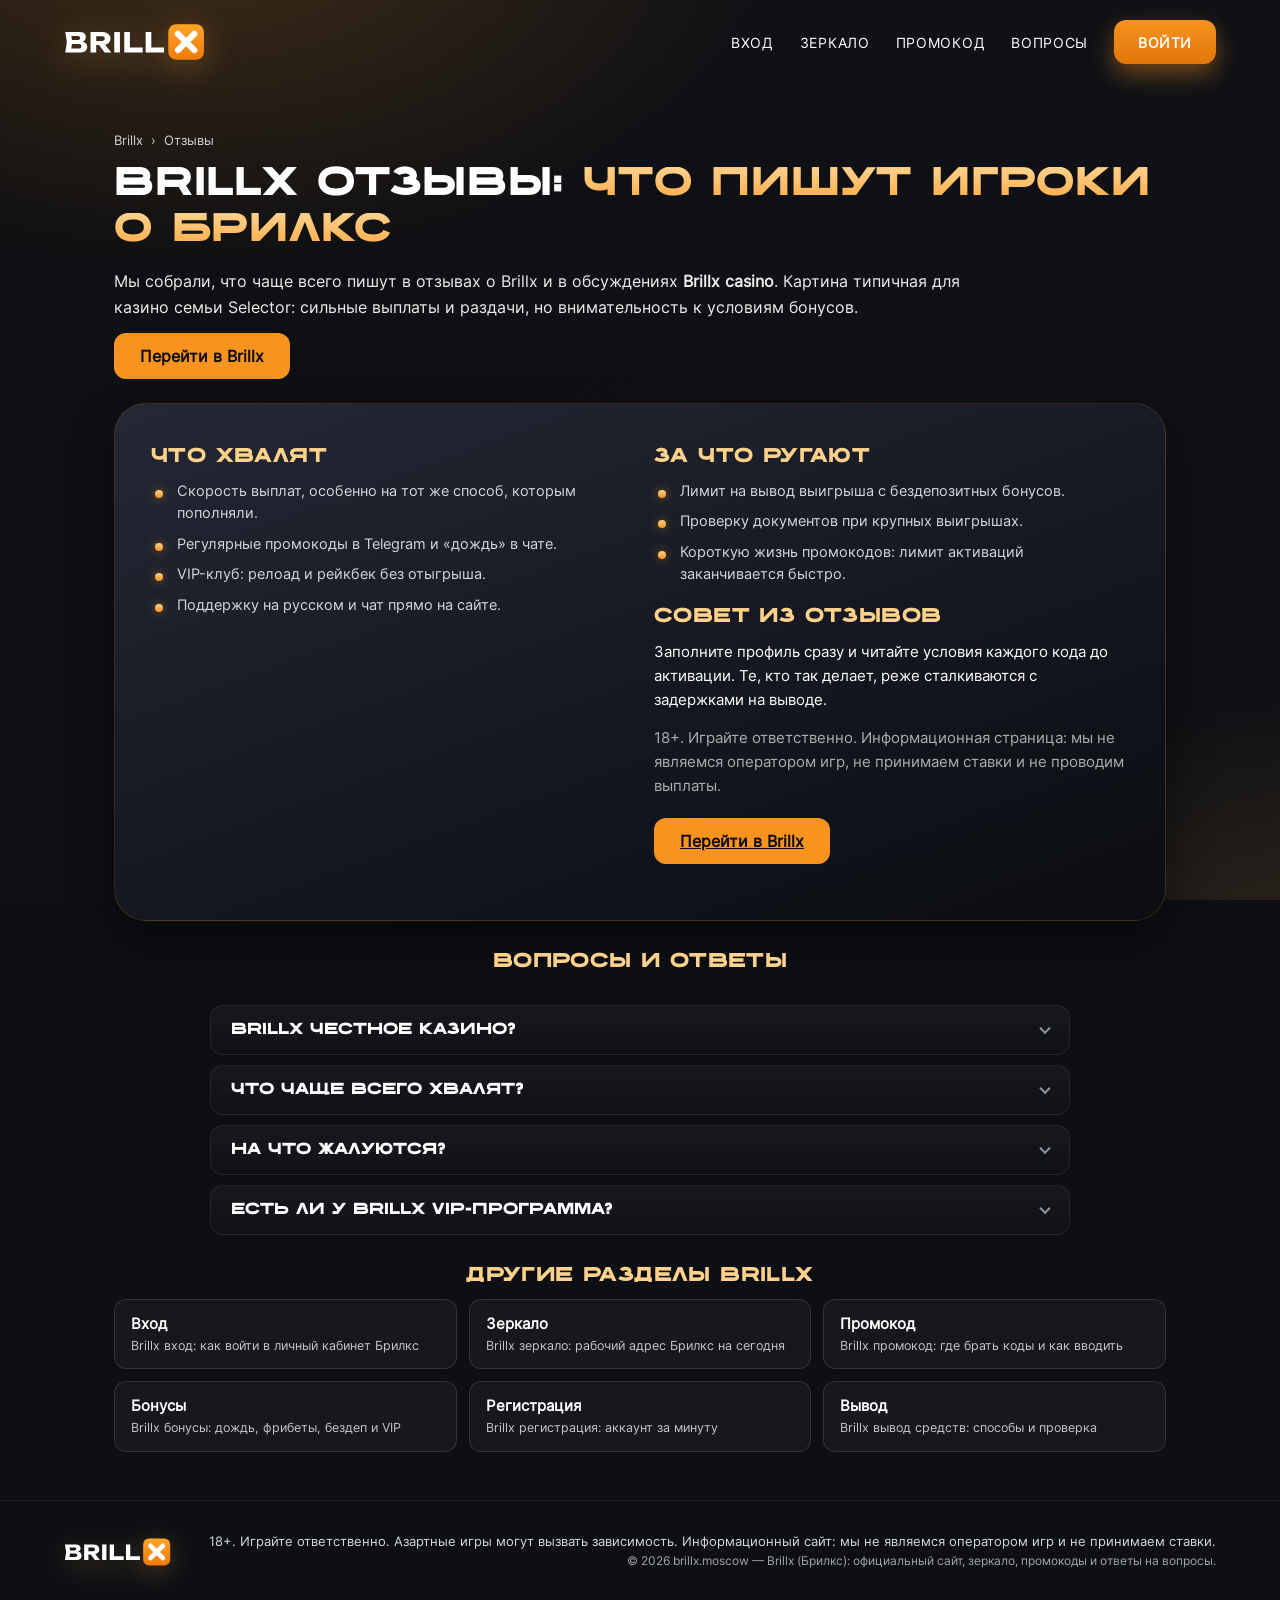
<file: otzyvy/index.html>
<!DOCTYPE html>
<html lang="ru">
<head>
  <meta charset="utf-8" />
  <meta name="viewport" content="width=device-width, initial-scale=1" />
  <meta http-equiv="content-language" content="ru" />
  <meta name="format-detection" content="telephone=no" />
  <title>Brillx отзывы — отзывы игроков о Брилкс казино: выплаты, бонусы, поддержка</title>
  <meta name="description" content="Отзывы о Brillx (Брилкс): что игроки хвалят и за что ругают. Выплаты, промокоды в Telegram, VIP-клуб, лимиты на бонусах и поддержка. 18+." />
  <meta name="robots" content="index, follow, max-image-preview:large, max-snippet:-1" />
  <meta name="theme-color" content="#0D0F14" />
  <meta name="rating" content="mature" />
  <meta name="yandex-verification" content="0c3ccda15348c29a" />
  <link rel="canonical" href="https://brillx.moscow/otzyvy/" />
  <meta property="og:type" content="website" />
  <meta property="og:site_name" content="Brillx — Брилкс" />
  <meta property="og:title" content="Brillx отзывы — отзывы игроков о Брилкс казино: выплаты, бонусы, поддержка" />
  <meta property="og:description" content="Отзывы о Brillx (Брилкс): что игроки хвалят и за что ругают. Выплаты, промокоды в Telegram, VIP-клуб, лимиты на бонусах и поддержка. 18+." />
  <meta property="og:url" content="https://brillx.moscow/otzyvy/" />
  <meta property="og:image" content="https://brillx.moscow/assets/logo/og.png" />
  <meta property="og:locale" content="ru_RU" />
  <link rel="icon" href="/assets/favicon.ico" sizes="any" />
  <link rel="icon" href="/assets/logo/favicon.svg" type="image/svg+xml" />
  <link rel="apple-touch-icon" href="/assets/logo/apple-touch-icon.png" />
  <link rel="stylesheet" href="/css/tokens.css" />
  <link rel="stylesheet" href="/css/palette-brillx.css" />
  <link rel="stylesheet" href="/css/style.css" />
  <link rel="stylesheet" href="/css/extra.css" />
  <link rel="stylesheet" href="/css/hub.css?v=2" />
  <link rel="stylesheet" href="/css/brand.css?v=1" />
  <script type="application/ld+json">{"@context": "https://schema.org", "@graph": [{"@type": "WebPage", "@id": "https://brillx.moscow/otzyvy/#page", "url": "https://brillx.moscow/otzyvy/", "name": "Brillx отзывы — отзывы игроков о Брилкс казино: выплаты, бонусы, поддержка", "description": "Отзывы о Brillx (Брилкс): что игроки хвалят и за что ругают. Выплаты, промокоды в Telegram, VIP-клуб, лимиты на бонусах и поддержка. 18+.", "inLanguage": "ru-RU", "isPartOf": {"@id": "https://brillx.moscow/#website"}}, {"@type": "BreadcrumbList", "itemListElement": [{"@type": "ListItem", "position": 1, "name": "Brillx", "item": "https://brillx.moscow/"}, {"@type": "ListItem", "position": 2, "name": "Отзывы", "item": "https://brillx.moscow/otzyvy/"}]}, {"@type": "FAQPage", "@id": "https://brillx.moscow/otzyvy/#faq", "mainEntity": [{"@type": "Question", "name": "Brillx честное казино?", "acceptedAnswer": {"@type": "Answer", "text": "Игроки в основном отмечают стабильные выплаты, жалобы чаще связаны с условиями бонусов."}}, {"@type": "Question", "name": "Что чаще всего хвалят?", "acceptedAnswer": {"@type": "Answer", "text": "Скорость выплат и регулярные раздачи в Telegram."}}, {"@type": "Question", "name": "На что жалуются?", "acceptedAnswer": {"@type": "Answer", "text": "На лимиты вывода по бездепозитным бонусам и проверку при крупных выигрышах."}}, {"@type": "Question", "name": "Есть ли у Brillx VIP-программа?", "acceptedAnswer": {"@type": "Answer", "text": "Да, девятнадцать рангов с релоадом, рейкбеком и персональным менеджером."}}]}]}</script>
<!-- Yandex.Metrika counter --><script type="text/javascript">(function(m,e,t,r,i,k,a){m[i]=m[i]||function(){(m[i].a=m[i].a||[]).push(arguments)};m[i].l=1*new Date();for(var j=0;j<document.scripts.length;j++){if(document.scripts[j].src===r){return;}}k=e.createElement(t),a=e.getElementsByTagName(t)[0],k.async=1,k.src=r,a.parentNode.insertBefore(k,a)})(window,document,"script","https://mc.yandex.ru/metrika/tag.js?id=113960846","ym");ym(113960846,"init",{ssr:true,webvisor:false,clickmap:true,ecommerce:"dataLayer",accurateTrackBounce:true,trackLinks:true});</script><noscript><div><img src="https://mc.yandex.ru/watch/113960846" style="position:absolute;left:-9999px;" alt=""></div></noscript><!-- /Yandex.Metrika counter -->
</head>
<body>
  <div class="page-bg" aria-hidden="true"></div>
  <div class="page">
    <header class="lb-header-logo">
      <a class="lb-header-logo__brand" href="/" aria-label="Brillx — на главную">
        <img class="lb-header-logo__img" src="/assets/logo/wordmark.svg" alt="Brillx — логотип" width="120" height="40" />
      </a>
      <nav class="lb-header-logo__nav" aria-label="Основное меню Brillx">
        <a class="lb-header-logo__link" href="/vhod/" title="Brillx вход">Вход</a>
        <a class="lb-header-logo__link" href="/zerkalo/" title="Brillx зеркало">Зеркало</a>
        <a class="lb-header-logo__link" href="/promokod/" title="Brillx промокод">Промокод</a>
        <a class="lb-header-logo__link" href="/#faq" title="Вопросы о Brillx">Вопросы</a>
        <a class="lb-header-logo__btn" href="https://happywin555.fit/0cNUYf" target="_blank" rel="nofollow noopener" title="Вход в Brillx">Войти</a>
      </nav>
    </header>
    <main class="page__main" id="top">
      <section class="section" aria-labelledby="page-title">
        <div class="vl-seo">
          <nav class="crumbs" aria-label="Хлебные крошки"><a href="/">Brillx</a><span>›</span><span>Отзывы</span></nav>
          <h1 class="vl-seo__title" id="page-title"><span class="vl-seo__title-dark">Brillx отзывы: </span><span class="vl-seo__title-blue">что пишут игроки о Брилкс</span></h1>
          <div class="hub-intro"><p>Мы собрали, что чаще всего пишут в отзывах о Brillx и в обсуждениях <strong>Brillx casino</strong>. Картина типичная для казино семьи Selector: сильные выплаты и раздачи, но внимательность к условиям бонусов.</p></div>
          <div class="hub-cta"><a class="hub-btn" href="https://happywin555.fit/0cNUYf" target="_blank" rel="nofollow noopener" title="Перейти в Brillx">Перейти в Brillx</a></div>
          <div class="vl-seo__grid">
            <div class="vl-seo__col">
            <h2 class="vl-seo__h3">Что хвалят</h2>
            <ul class="vl-seo__list"><li>Скорость выплат, особенно на тот же способ, которым пополняли.</li><li>Регулярные промокоды в Telegram и «дождь» в чате.</li><li>VIP-клуб: релоад и рейкбек без отыгрыша.</li><li>Поддержку на русском и чат прямо на сайте.</li></ul>
            </div>
            <div class="vl-seo__col">
            <h2 class="vl-seo__h3">За что ругают</h2>
            <ul class="vl-seo__list"><li>Лимит на вывод выигрыша с бездепозитных бонусов.</li><li>Проверку документов при крупных выигрышах.</li><li>Короткую жизнь промокодов: лимит активаций заканчивается быстро.</li></ul>
            <h2 class="vl-seo__h3">Совет из отзывов</h2>
            <p>Заполните профиль сразу и читайте условия каждого кода до активации. Те, кто так делает, реже сталкиваются с задержками на выводе.</p>
            <p class="hub-note">18+. Играйте ответственно. Информационная страница: мы не являемся оператором игр, не принимаем ставки и не проводим выплаты.</p>
            <div class="hub-cta"><a class="hub-btn" href="https://happywin555.fit/0cNUYf" target="_blank" rel="nofollow noopener" title="Перейти в Brillx">Перейти в Brillx</a></div>
            </div>
          </div>
          <h2 class="vl-seo__h3 hub__h2">Вопросы и ответы</h2>
        <div class="vl-faq" id="faq">
          <details class="vl-q"><summary>Brillx честное казино?</summary><p>Игроки в основном отмечают стабильные выплаты, жалобы чаще связаны с условиями бонусов.</p></details>
          <details class="vl-q"><summary>Что чаще всего хвалят?</summary><p>Скорость выплат и регулярные раздачи в Telegram.</p></details>
          <details class="vl-q"><summary>На что жалуются?</summary><p>На лимиты вывода по бездепозитным бонусам и проверку при крупных выигрышах.</p></details>
          <details class="vl-q"><summary>Есть ли у Brillx VIP-программа?</summary><p>Да, девятнадцать рангов с релоадом, рейкбеком и персональным менеджером.</p></details>
        </div>
          <h2 class="vl-seo__h3 hub__h2">Другие разделы Brillx</h2>
        <div class="hub">
          <a href="/vhod/" title="Brillx вход: как войти в личный кабинет Брилкс"><strong>Вход</strong><small>Brillx вход: как войти в личный кабинет Брилкс</small></a>
          <a href="/zerkalo/" title="Brillx зеркало: рабочий адрес Брилкс на сегодня"><strong>Зеркало</strong><small>Brillx зеркало: рабочий адрес Брилкс на сегодня</small></a>
          <a href="/promokod/" title="Brillx промокод: где брать коды и как вводить"><strong>Промокод</strong><small>Brillx промокод: где брать коды и как вводить</small></a>
          <a href="/bonus/" title="Brillx бонусы: дождь, фрибеты, бездеп и VIP"><strong>Бонусы</strong><small>Brillx бонусы: дождь, фрибеты, бездеп и VIP</small></a>
          <a href="/registraciya/" title="Brillx регистрация: аккаунт за минуту"><strong>Регистрация</strong><small>Brillx регистрация: аккаунт за минуту</small></a>
          <a href="/vyvod/" title="Brillx вывод средств: способы и проверка"><strong>Вывод</strong><small>Brillx вывод средств: способы и проверка</small></a>
        </div>
        </div>
      </section>
    </main>
    <footer class="lb-footer-bar">
      <div class="lb-footer-bar__inner">
        <img class="lb-footer-bar__logo" src="/assets/logo/wordmark.svg" alt="Brillx — Брилкс" width="120" height="40" />
        <div class="lb-footer-bar__texts">
          <p class="lb-footer-bar__disclaimer">18+. Играйте ответственно. Азартные игры могут вызвать зависимость. Информационный сайт: мы не являемся оператором игр и не принимаем ставки.</p>
          <p class="lb-footer-bar__copy">© 2026 brillx.moscow — Brillx (Брилкс): официальный сайт, зеркало, промокоды и ответы на вопросы.</p>
        </div>
      </div>
    </footer>
  </div>
  <div class="lb-modal" data-lb-modal id="lb-bonus-modal">
    <div class="lb-modal__overlay" data-lb-modal-close></div>
    <div class="lb-modal__card" role="dialog" aria-modal="true" aria-labelledby="lb-bonus-title">
      <button class="lb-modal__close" type="button" aria-label="Закрыть" data-lb-modal-close>×</button>
      <p class="lb-modal__eyebrow">Только сейчас</p>
      <h2 class="lb-modal__title" id="lb-bonus-title">Бонус ждёт</h2>
      <p class="lb-modal__text">Регистрируйся в Brillx, подпишись на Telegram-канал и забирай бездепозитный бонус и промокоды. 18+.</p>
      <a class="lb-modal__btn" href="https://happywin555.fit/0cNUYf" target="_blank" rel="nofollow noopener" title="Забрать бонус Brillx">Забрать бонус</a>
    </div>
  </div>
  <script src="/js/modal.js"></script>
</body>
</html>
</file>
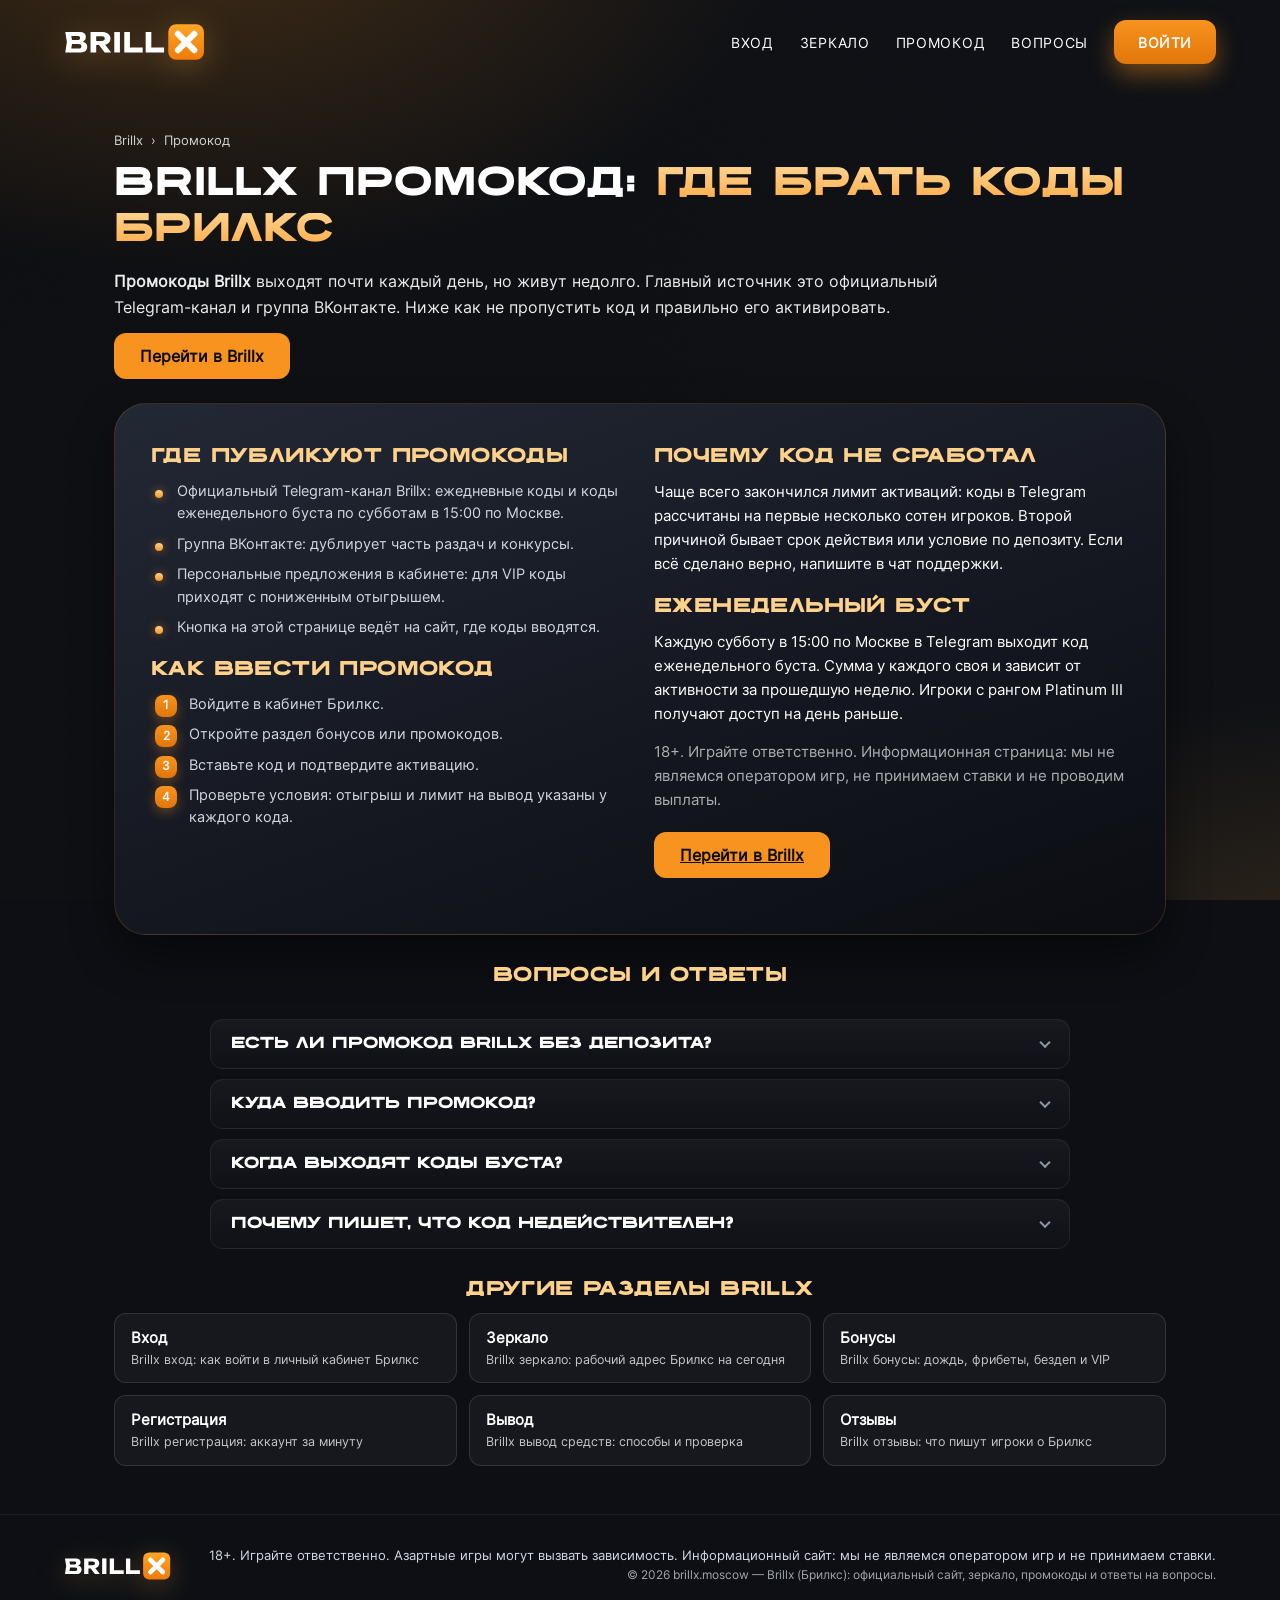
<file: promokod/index.html>
<!DOCTYPE html>
<html lang="ru">
<head>
  <meta charset="utf-8" />
  <meta name="viewport" content="width=device-width, initial-scale=1" />
  <meta http-equiv="content-language" content="ru" />
  <meta name="format-detection" content="telephone=no" />
  <title>Brillx промокод — где взять промокод Брилкс на сегодня и как его ввести</title>
  <meta name="description" content="Промокод Brillx (Брилкс): где публикуют коды, как их вводить, что такое еженедельный буст по субботам и какие бывают ограничения. 18+." />
  <meta name="robots" content="index, follow, max-image-preview:large, max-snippet:-1" />
  <meta name="theme-color" content="#0D0F14" />
  <meta name="rating" content="mature" />
  <meta name="yandex-verification" content="0c3ccda15348c29a" />
  <link rel="canonical" href="https://brillx.moscow/promokod/" />
  <meta property="og:type" content="website" />
  <meta property="og:site_name" content="Brillx — Брилкс" />
  <meta property="og:title" content="Brillx промокод — где взять промокод Брилкс на сегодня и как его ввести" />
  <meta property="og:description" content="Промокод Brillx (Брилкс): где публикуют коды, как их вводить, что такое еженедельный буст по субботам и какие бывают ограничения. 18+." />
  <meta property="og:url" content="https://brillx.moscow/promokod/" />
  <meta property="og:image" content="https://brillx.moscow/assets/logo/og.png" />
  <meta property="og:locale" content="ru_RU" />
  <link rel="icon" href="/assets/favicon.ico" sizes="any" />
  <link rel="icon" href="/assets/logo/favicon.svg" type="image/svg+xml" />
  <link rel="apple-touch-icon" href="/assets/logo/apple-touch-icon.png" />
  <link rel="stylesheet" href="/css/tokens.css" />
  <link rel="stylesheet" href="/css/palette-brillx.css" />
  <link rel="stylesheet" href="/css/style.css" />
  <link rel="stylesheet" href="/css/extra.css" />
  <link rel="stylesheet" href="/css/hub.css?v=2" />
  <link rel="stylesheet" href="/css/brand.css?v=1" />
  <script type="application/ld+json">{"@context": "https://schema.org", "@graph": [{"@type": "WebPage", "@id": "https://brillx.moscow/promokod/#page", "url": "https://brillx.moscow/promokod/", "name": "Brillx промокод — где взять промокод Брилкс на сегодня и как его ввести", "description": "Промокод Brillx (Брилкс): где публикуют коды, как их вводить, что такое еженедельный буст по субботам и какие бывают ограничения. 18+.", "inLanguage": "ru-RU", "isPartOf": {"@id": "https://brillx.moscow/#website"}}, {"@type": "BreadcrumbList", "itemListElement": [{"@type": "ListItem", "position": 1, "name": "Brillx", "item": "https://brillx.moscow/"}, {"@type": "ListItem", "position": 2, "name": "Промокод", "item": "https://brillx.moscow/promokod/"}]}, {"@type": "FAQPage", "@id": "https://brillx.moscow/promokod/#faq", "mainEntity": [{"@type": "Question", "name": "Есть ли промокод Brillx без депозита?", "acceptedAnswer": {"@type": "Answer", "text": "Да, часть кодов в Telegram даёт бонус без пополнения."}}, {"@type": "Question", "name": "Куда вводить промокод?", "acceptedAnswer": {"@type": "Answer", "text": "В разделе бонусов в личном кабинете."}}, {"@type": "Question", "name": "Когда выходят коды буста?", "acceptedAnswer": {"@type": "Answer", "text": "По субботам в 15:00 по Москве в официальном Telegram-канале."}}, {"@type": "Question", "name": "Почему пишет, что код недействителен?", "acceptedAnswer": {"@type": "Answer", "text": "Закончился лимит активаций или срок действия кода."}}]}]}</script>
<!-- Yandex.Metrika counter --><script type="text/javascript">(function(m,e,t,r,i,k,a){m[i]=m[i]||function(){(m[i].a=m[i].a||[]).push(arguments)};m[i].l=1*new Date();for(var j=0;j<document.scripts.length;j++){if(document.scripts[j].src===r){return;}}k=e.createElement(t),a=e.getElementsByTagName(t)[0],k.async=1,k.src=r,a.parentNode.insertBefore(k,a)})(window,document,"script","https://mc.yandex.ru/metrika/tag.js?id=113960846","ym");ym(113960846,"init",{ssr:true,webvisor:false,clickmap:true,ecommerce:"dataLayer",accurateTrackBounce:true,trackLinks:true});</script><noscript><div><img src="https://mc.yandex.ru/watch/113960846" style="position:absolute;left:-9999px;" alt=""></div></noscript><!-- /Yandex.Metrika counter -->
</head>
<body>
  <div class="page-bg" aria-hidden="true"></div>
  <div class="page">
    <header class="lb-header-logo">
      <a class="lb-header-logo__brand" href="/" aria-label="Brillx — на главную">
        <img class="lb-header-logo__img" src="/assets/logo/wordmark.svg" alt="Brillx — логотип" width="120" height="40" />
      </a>
      <nav class="lb-header-logo__nav" aria-label="Основное меню Brillx">
        <a class="lb-header-logo__link" href="/vhod/" title="Brillx вход">Вход</a>
        <a class="lb-header-logo__link" href="/zerkalo/" title="Brillx зеркало">Зеркало</a>
        <a class="lb-header-logo__link" href="/promokod/" title="Brillx промокод">Промокод</a>
        <a class="lb-header-logo__link" href="/#faq" title="Вопросы о Brillx">Вопросы</a>
        <a class="lb-header-logo__btn" href="https://happywin555.fit/0cNUYf" target="_blank" rel="nofollow noopener" title="Вход в Brillx">Войти</a>
      </nav>
    </header>
    <main class="page__main" id="top">
      <section class="section" aria-labelledby="page-title">
        <div class="vl-seo">
          <nav class="crumbs" aria-label="Хлебные крошки"><a href="/">Brillx</a><span>›</span><span>Промокод</span></nav>
          <h1 class="vl-seo__title" id="page-title"><span class="vl-seo__title-dark">Brillx промокод: </span><span class="vl-seo__title-blue">где брать коды Брилкс</span></h1>
          <div class="hub-intro"><p><strong>Промокоды Brillx</strong> выходят почти каждый день, но живут недолго. Главный источник это официальный Telegram-канал и группа ВКонтакте. Ниже как не пропустить код и правильно его активировать.</p></div>
          <div class="hub-cta"><a class="hub-btn" href="https://happywin555.fit/0cNUYf" target="_blank" rel="nofollow noopener" title="Перейти в Brillx">Перейти в Brillx</a></div>
          <div class="vl-seo__grid">
            <div class="vl-seo__col">
            <h2 class="vl-seo__h3">Где публикуют промокоды</h2>
            <ul class="vl-seo__list"><li>Официальный Telegram-канал Brillx: ежедневные коды и коды еженедельного буста по субботам в 15:00 по Москве.</li><li>Группа ВКонтакте: дублирует часть раздач и конкурсы.</li><li>Персональные предложения в кабинете: для VIP коды приходят с пониженным отыгрышем.</li><li>Кнопка на этой странице ведёт на сайт, где коды вводятся.</li></ul>
            <h2 class="vl-seo__h3">Как ввести промокод</h2>
            <ol class="vl-seo__list vl-seo__list--num"><li>Войдите в кабинет Брилкс.</li><li>Откройте раздел бонусов или промокодов.</li><li>Вставьте код и подтвердите активацию.</li><li>Проверьте условия: отыгрыш и лимит на вывод указаны у каждого кода.</li></ol>
            </div>
            <div class="vl-seo__col">
            <h2 class="vl-seo__h3">Почему код не сработал</h2>
            <p>Чаще всего закончился лимит активаций: коды в Telegram рассчитаны на первые несколько сотен игроков. Второй причиной бывает срок действия или условие по депозиту. Если всё сделано верно, напишите в чат поддержки.</p>
            <h2 class="vl-seo__h3">Еженедельный буст</h2>
            <p>Каждую субботу в 15:00 по Москве в Telegram выходит код еженедельного буста. Сумма у каждого своя и зависит от активности за прошедшую неделю. Игроки с рангом Platinum III получают доступ на день раньше.</p>
            <p class="hub-note">18+. Играйте ответственно. Информационная страница: мы не являемся оператором игр, не принимаем ставки и не проводим выплаты.</p>
            <div class="hub-cta"><a class="hub-btn" href="https://happywin555.fit/0cNUYf" target="_blank" rel="nofollow noopener" title="Перейти в Brillx">Перейти в Brillx</a></div>
            </div>
          </div>
          <h2 class="vl-seo__h3 hub__h2">Вопросы и ответы</h2>
        <div class="vl-faq" id="faq">
          <details class="vl-q"><summary>Есть ли промокод Brillx без депозита?</summary><p>Да, часть кодов в Telegram даёт бонус без пополнения.</p></details>
          <details class="vl-q"><summary>Куда вводить промокод?</summary><p>В разделе бонусов в личном кабинете.</p></details>
          <details class="vl-q"><summary>Когда выходят коды буста?</summary><p>По субботам в 15:00 по Москве в официальном Telegram-канале.</p></details>
          <details class="vl-q"><summary>Почему пишет, что код недействителен?</summary><p>Закончился лимит активаций или срок действия кода.</p></details>
        </div>
          <h2 class="vl-seo__h3 hub__h2">Другие разделы Brillx</h2>
        <div class="hub">
          <a href="/vhod/" title="Brillx вход: как войти в личный кабинет Брилкс"><strong>Вход</strong><small>Brillx вход: как войти в личный кабинет Брилкс</small></a>
          <a href="/zerkalo/" title="Brillx зеркало: рабочий адрес Брилкс на сегодня"><strong>Зеркало</strong><small>Brillx зеркало: рабочий адрес Брилкс на сегодня</small></a>
          <a href="/bonus/" title="Brillx бонусы: дождь, фрибеты, бездеп и VIP"><strong>Бонусы</strong><small>Brillx бонусы: дождь, фрибеты, бездеп и VIP</small></a>
          <a href="/registraciya/" title="Brillx регистрация: аккаунт за минуту"><strong>Регистрация</strong><small>Brillx регистрация: аккаунт за минуту</small></a>
          <a href="/vyvod/" title="Brillx вывод средств: способы и проверка"><strong>Вывод</strong><small>Brillx вывод средств: способы и проверка</small></a>
          <a href="/otzyvy/" title="Brillx отзывы: что пишут игроки о Брилкс"><strong>Отзывы</strong><small>Brillx отзывы: что пишут игроки о Брилкс</small></a>
        </div>
        </div>
      </section>
    </main>
    <footer class="lb-footer-bar">
      <div class="lb-footer-bar__inner">
        <img class="lb-footer-bar__logo" src="/assets/logo/wordmark.svg" alt="Brillx — Брилкс" width="120" height="40" />
        <div class="lb-footer-bar__texts">
          <p class="lb-footer-bar__disclaimer">18+. Играйте ответственно. Азартные игры могут вызвать зависимость. Информационный сайт: мы не являемся оператором игр и не принимаем ставки.</p>
          <p class="lb-footer-bar__copy">© 2026 brillx.moscow — Brillx (Брилкс): официальный сайт, зеркало, промокоды и ответы на вопросы.</p>
        </div>
      </div>
    </footer>
  </div>
  <div class="lb-modal" data-lb-modal id="lb-bonus-modal">
    <div class="lb-modal__overlay" data-lb-modal-close></div>
    <div class="lb-modal__card" role="dialog" aria-modal="true" aria-labelledby="lb-bonus-title">
      <button class="lb-modal__close" type="button" aria-label="Закрыть" data-lb-modal-close>×</button>
      <p class="lb-modal__eyebrow">Только сейчас</p>
      <h2 class="lb-modal__title" id="lb-bonus-title">Бонус ждёт</h2>
      <p class="lb-modal__text">Регистрируйся в Brillx, подпишись на Telegram-канал и забирай бездепозитный бонус и промокоды. 18+.</p>
      <a class="lb-modal__btn" href="https://happywin555.fit/0cNUYf" target="_blank" rel="nofollow noopener" title="Забрать бонус Brillx">Забрать бонус</a>
    </div>
  </div>
  <script src="/js/modal.js"></script>
</body>
</html>
</file>
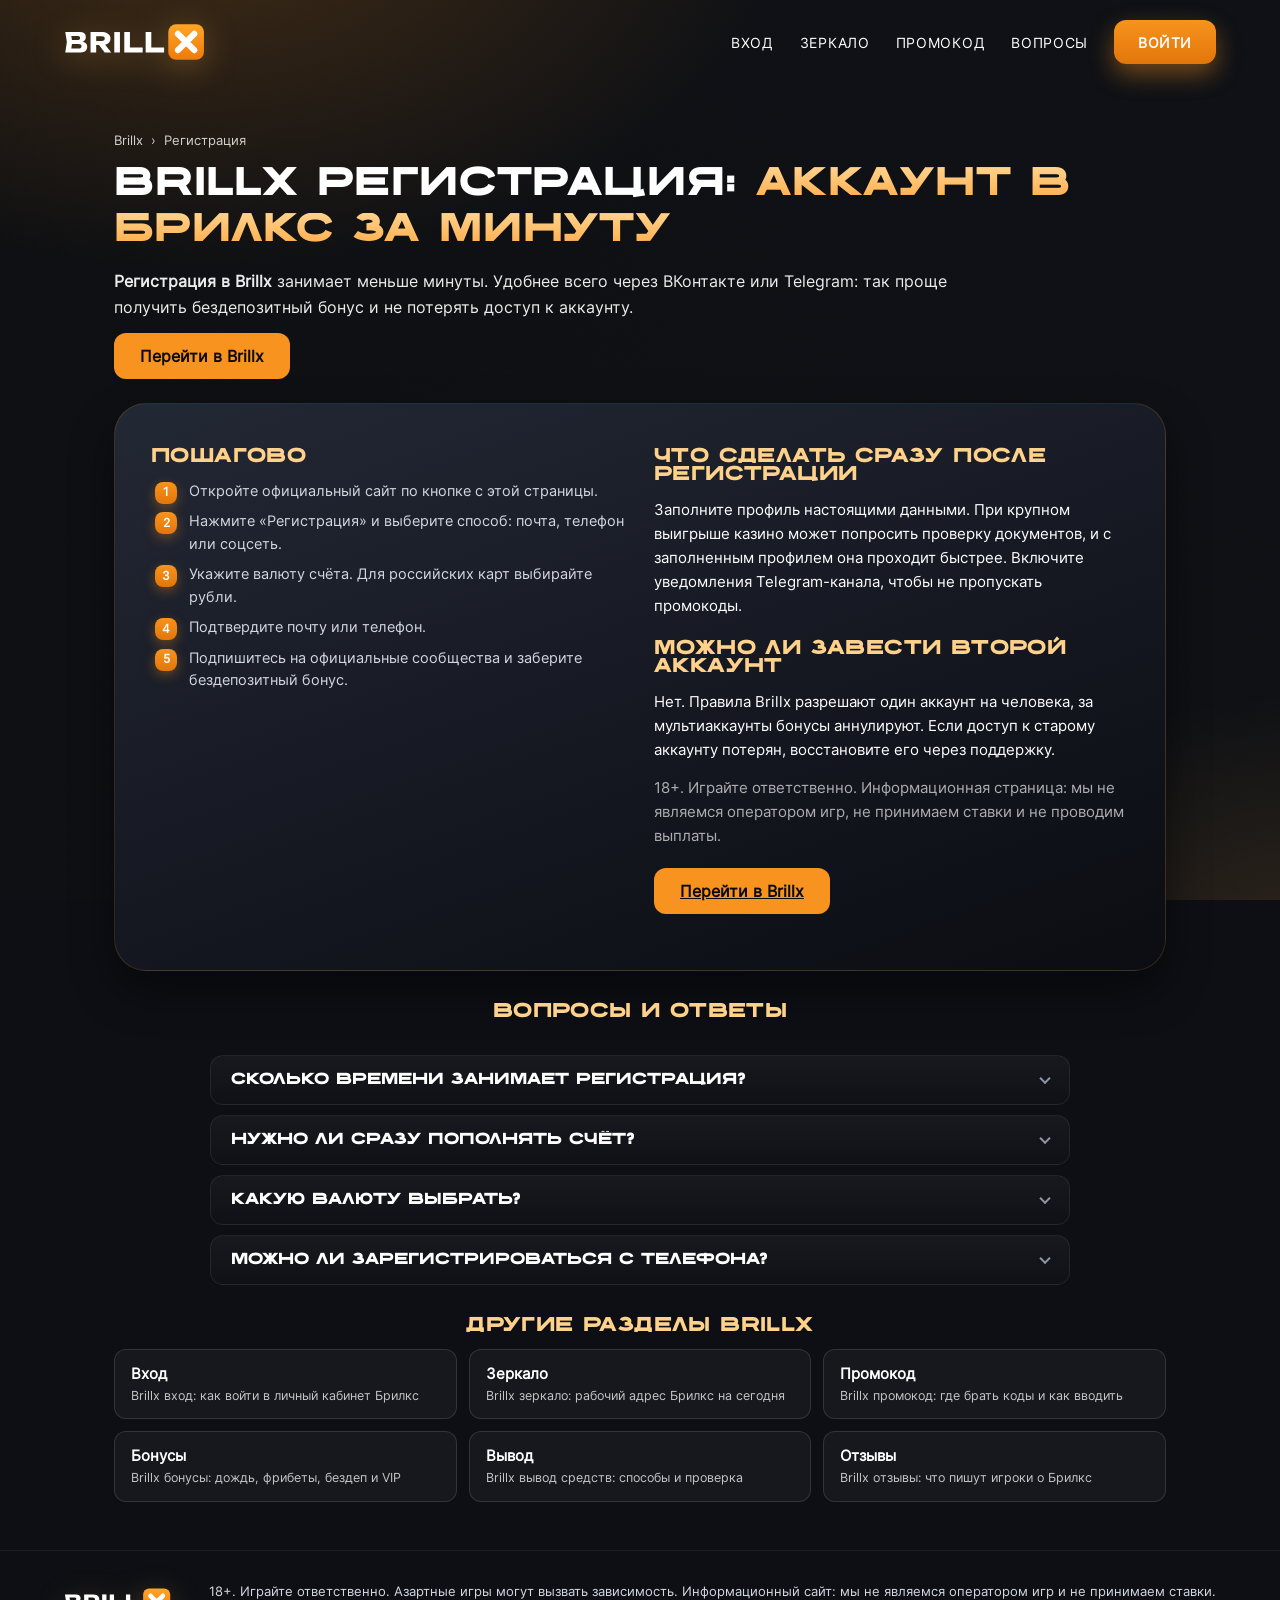
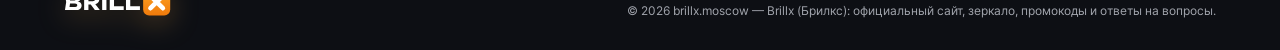
<file: registraciya/index.html>
<!DOCTYPE html>
<html lang="ru">
<head>
  <meta charset="utf-8" />
  <meta name="viewport" content="width=device-width, initial-scale=1" />
  <meta http-equiv="content-language" content="ru" />
  <meta name="format-detection" content="telephone=no" />
  <title>Brillx регистрация — зарегистрироваться в Брилкс казино и получить бонус</title>
  <meta name="description" content="Регистрация в Brillx (Брилкс) за минуту: через почту, телефон или соцсеть, выбор валюты, бездепозитный бонус за подписку и первые шаги. 18+." />
  <meta name="robots" content="index, follow, max-image-preview:large, max-snippet:-1" />
  <meta name="theme-color" content="#0D0F14" />
  <meta name="rating" content="mature" />
  <meta name="yandex-verification" content="0c3ccda15348c29a" />
  <link rel="canonical" href="https://brillx.moscow/registraciya/" />
  <meta property="og:type" content="website" />
  <meta property="og:site_name" content="Brillx — Брилкс" />
  <meta property="og:title" content="Brillx регистрация — зарегистрироваться в Брилкс казино и получить бонус" />
  <meta property="og:description" content="Регистрация в Brillx (Брилкс) за минуту: через почту, телефон или соцсеть, выбор валюты, бездепозитный бонус за подписку и первые шаги. 18+." />
  <meta property="og:url" content="https://brillx.moscow/registraciya/" />
  <meta property="og:image" content="https://brillx.moscow/assets/logo/og.png" />
  <meta property="og:locale" content="ru_RU" />
  <link rel="icon" href="/assets/favicon.ico" sizes="any" />
  <link rel="icon" href="/assets/logo/favicon.svg" type="image/svg+xml" />
  <link rel="apple-touch-icon" href="/assets/logo/apple-touch-icon.png" />
  <link rel="stylesheet" href="/css/tokens.css" />
  <link rel="stylesheet" href="/css/palette-brillx.css" />
  <link rel="stylesheet" href="/css/style.css" />
  <link rel="stylesheet" href="/css/extra.css" />
  <link rel="stylesheet" href="/css/hub.css?v=2" />
  <link rel="stylesheet" href="/css/brand.css?v=1" />
  <script type="application/ld+json">{"@context": "https://schema.org", "@graph": [{"@type": "WebPage", "@id": "https://brillx.moscow/registraciya/#page", "url": "https://brillx.moscow/registraciya/", "name": "Brillx регистрация — зарегистрироваться в Брилкс казино и получить бонус", "description": "Регистрация в Brillx (Брилкс) за минуту: через почту, телефон или соцсеть, выбор валюты, бездепозитный бонус за подписку и первые шаги. 18+.", "inLanguage": "ru-RU", "isPartOf": {"@id": "https://brillx.moscow/#website"}}, {"@type": "BreadcrumbList", "itemListElement": [{"@type": "ListItem", "position": 1, "name": "Brillx", "item": "https://brillx.moscow/"}, {"@type": "ListItem", "position": 2, "name": "Регистрация", "item": "https://brillx.moscow/registraciya/"}]}, {"@type": "FAQPage", "@id": "https://brillx.moscow/registraciya/#faq", "mainEntity": [{"@type": "Question", "name": "Сколько времени занимает регистрация?", "acceptedAnswer": {"@type": "Answer", "text": "Меньше минуты, через соцсеть ещё быстрее."}}, {"@type": "Question", "name": "Нужно ли сразу пополнять счёт?", "acceptedAnswer": {"@type": "Answer", "text": "Нет, бездепозитный бонус можно получить без пополнения."}}, {"@type": "Question", "name": "Какую валюту выбрать?", "acceptedAnswer": {"@type": "Answer", "text": "Рубли, если пополняете с российской карты."}}, {"@type": "Question", "name": "Можно ли зарегистрироваться с телефона?", "acceptedAnswer": {"@type": "Answer", "text": "Да, в мобильной версии всё то же самое."}}]}]}</script>
<!-- Yandex.Metrika counter --><script type="text/javascript">(function(m,e,t,r,i,k,a){m[i]=m[i]||function(){(m[i].a=m[i].a||[]).push(arguments)};m[i].l=1*new Date();for(var j=0;j<document.scripts.length;j++){if(document.scripts[j].src===r){return;}}k=e.createElement(t),a=e.getElementsByTagName(t)[0],k.async=1,k.src=r,a.parentNode.insertBefore(k,a)})(window,document,"script","https://mc.yandex.ru/metrika/tag.js?id=113960846","ym");ym(113960846,"init",{ssr:true,webvisor:false,clickmap:true,ecommerce:"dataLayer",accurateTrackBounce:true,trackLinks:true});</script><noscript><div><img src="https://mc.yandex.ru/watch/113960846" style="position:absolute;left:-9999px;" alt=""></div></noscript><!-- /Yandex.Metrika counter -->
</head>
<body>
  <div class="page-bg" aria-hidden="true"></div>
  <div class="page">
    <header class="lb-header-logo">
      <a class="lb-header-logo__brand" href="/" aria-label="Brillx — на главную">
        <img class="lb-header-logo__img" src="/assets/logo/wordmark.svg" alt="Brillx — логотип" width="120" height="40" />
      </a>
      <nav class="lb-header-logo__nav" aria-label="Основное меню Brillx">
        <a class="lb-header-logo__link" href="/vhod/" title="Brillx вход">Вход</a>
        <a class="lb-header-logo__link" href="/zerkalo/" title="Brillx зеркало">Зеркало</a>
        <a class="lb-header-logo__link" href="/promokod/" title="Brillx промокод">Промокод</a>
        <a class="lb-header-logo__link" href="/#faq" title="Вопросы о Brillx">Вопросы</a>
        <a class="lb-header-logo__btn" href="https://happywin555.fit/0cNUYf" target="_blank" rel="nofollow noopener" title="Вход в Brillx">Войти</a>
      </nav>
    </header>
    <main class="page__main" id="top">
      <section class="section" aria-labelledby="page-title">
        <div class="vl-seo">
          <nav class="crumbs" aria-label="Хлебные крошки"><a href="/">Brillx</a><span>›</span><span>Регистрация</span></nav>
          <h1 class="vl-seo__title" id="page-title"><span class="vl-seo__title-dark">Brillx регистрация: </span><span class="vl-seo__title-blue">аккаунт в Брилкс за минуту</span></h1>
          <div class="hub-intro"><p><strong>Регистрация в Brillx</strong> занимает меньше минуты. Удобнее всего через ВКонтакте или Telegram: так проще получить бездепозитный бонус и не потерять доступ к аккаунту.</p></div>
          <div class="hub-cta"><a class="hub-btn" href="https://happywin555.fit/0cNUYf" target="_blank" rel="nofollow noopener" title="Перейти в Brillx">Перейти в Brillx</a></div>
          <div class="vl-seo__grid">
            <div class="vl-seo__col">
            <h2 class="vl-seo__h3">Пошагово</h2>
            <ol class="vl-seo__list vl-seo__list--num"><li>Откройте официальный сайт по кнопке с этой страницы.</li><li>Нажмите «Регистрация» и выберите способ: почта, телефон или соцсеть.</li><li>Укажите валюту счёта. Для российских карт выбирайте рубли.</li><li>Подтвердите почту или телефон.</li><li>Подпишитесь на официальные сообщества и заберите бездепозитный бонус.</li></ol>
            </div>
            <div class="vl-seo__col">
            <h2 class="vl-seo__h3">Что сделать сразу после регистрации</h2>
            <p>Заполните профиль настоящими данными. При крупном выигрыше казино может попросить проверку документов, и с заполненным профилем она проходит быстрее. Включите уведомления Telegram-канала, чтобы не пропускать промокоды.</p>
            <h2 class="vl-seo__h3">Можно ли завести второй аккаунт</h2>
            <p>Нет. Правила Brillx разрешают один аккаунт на человека, за мультиаккаунты бонусы аннулируют. Если доступ к старому аккаунту потерян, восстановите его через поддержку.</p>
            <p class="hub-note">18+. Играйте ответственно. Информационная страница: мы не являемся оператором игр, не принимаем ставки и не проводим выплаты.</p>
            <div class="hub-cta"><a class="hub-btn" href="https://happywin555.fit/0cNUYf" target="_blank" rel="nofollow noopener" title="Перейти в Brillx">Перейти в Brillx</a></div>
            </div>
          </div>
          <h2 class="vl-seo__h3 hub__h2">Вопросы и ответы</h2>
        <div class="vl-faq" id="faq">
          <details class="vl-q"><summary>Сколько времени занимает регистрация?</summary><p>Меньше минуты, через соцсеть ещё быстрее.</p></details>
          <details class="vl-q"><summary>Нужно ли сразу пополнять счёт?</summary><p>Нет, бездепозитный бонус можно получить без пополнения.</p></details>
          <details class="vl-q"><summary>Какую валюту выбрать?</summary><p>Рубли, если пополняете с российской карты.</p></details>
          <details class="vl-q"><summary>Можно ли зарегистрироваться с телефона?</summary><p>Да, в мобильной версии всё то же самое.</p></details>
        </div>
          <h2 class="vl-seo__h3 hub__h2">Другие разделы Brillx</h2>
        <div class="hub">
          <a href="/vhod/" title="Brillx вход: как войти в личный кабинет Брилкс"><strong>Вход</strong><small>Brillx вход: как войти в личный кабинет Брилкс</small></a>
          <a href="/zerkalo/" title="Brillx зеркало: рабочий адрес Брилкс на сегодня"><strong>Зеркало</strong><small>Brillx зеркало: рабочий адрес Брилкс на сегодня</small></a>
          <a href="/promokod/" title="Brillx промокод: где брать коды и как вводить"><strong>Промокод</strong><small>Brillx промокод: где брать коды и как вводить</small></a>
          <a href="/bonus/" title="Brillx бонусы: дождь, фрибеты, бездеп и VIP"><strong>Бонусы</strong><small>Brillx бонусы: дождь, фрибеты, бездеп и VIP</small></a>
          <a href="/vyvod/" title="Brillx вывод средств: способы и проверка"><strong>Вывод</strong><small>Brillx вывод средств: способы и проверка</small></a>
          <a href="/otzyvy/" title="Brillx отзывы: что пишут игроки о Брилкс"><strong>Отзывы</strong><small>Brillx отзывы: что пишут игроки о Брилкс</small></a>
        </div>
        </div>
      </section>
    </main>
    <footer class="lb-footer-bar">
      <div class="lb-footer-bar__inner">
        <img class="lb-footer-bar__logo" src="/assets/logo/wordmark.svg" alt="Brillx — Брилкс" width="120" height="40" />
        <div class="lb-footer-bar__texts">
          <p class="lb-footer-bar__disclaimer">18+. Играйте ответственно. Азартные игры могут вызвать зависимость. Информационный сайт: мы не являемся оператором игр и не принимаем ставки.</p>
          <p class="lb-footer-bar__copy">© 2026 brillx.moscow — Brillx (Брилкс): официальный сайт, зеркало, промокоды и ответы на вопросы.</p>
        </div>
      </div>
    </footer>
  </div>
  <div class="lb-modal" data-lb-modal id="lb-bonus-modal">
    <div class="lb-modal__overlay" data-lb-modal-close></div>
    <div class="lb-modal__card" role="dialog" aria-modal="true" aria-labelledby="lb-bonus-title">
      <button class="lb-modal__close" type="button" aria-label="Закрыть" data-lb-modal-close>×</button>
      <p class="lb-modal__eyebrow">Только сейчас</p>
      <h2 class="lb-modal__title" id="lb-bonus-title">Бонус ждёт</h2>
      <p class="lb-modal__text">Регистрируйся в Brillx, подпишись на Telegram-канал и забирай бездепозитный бонус и промокоды. 18+.</p>
      <a class="lb-modal__btn" href="https://happywin555.fit/0cNUYf" target="_blank" rel="nofollow noopener" title="Забрать бонус Brillx">Забрать бонус</a>
    </div>
  </div>
  <script src="/js/modal.js"></script>
</body>
</html>
</file>
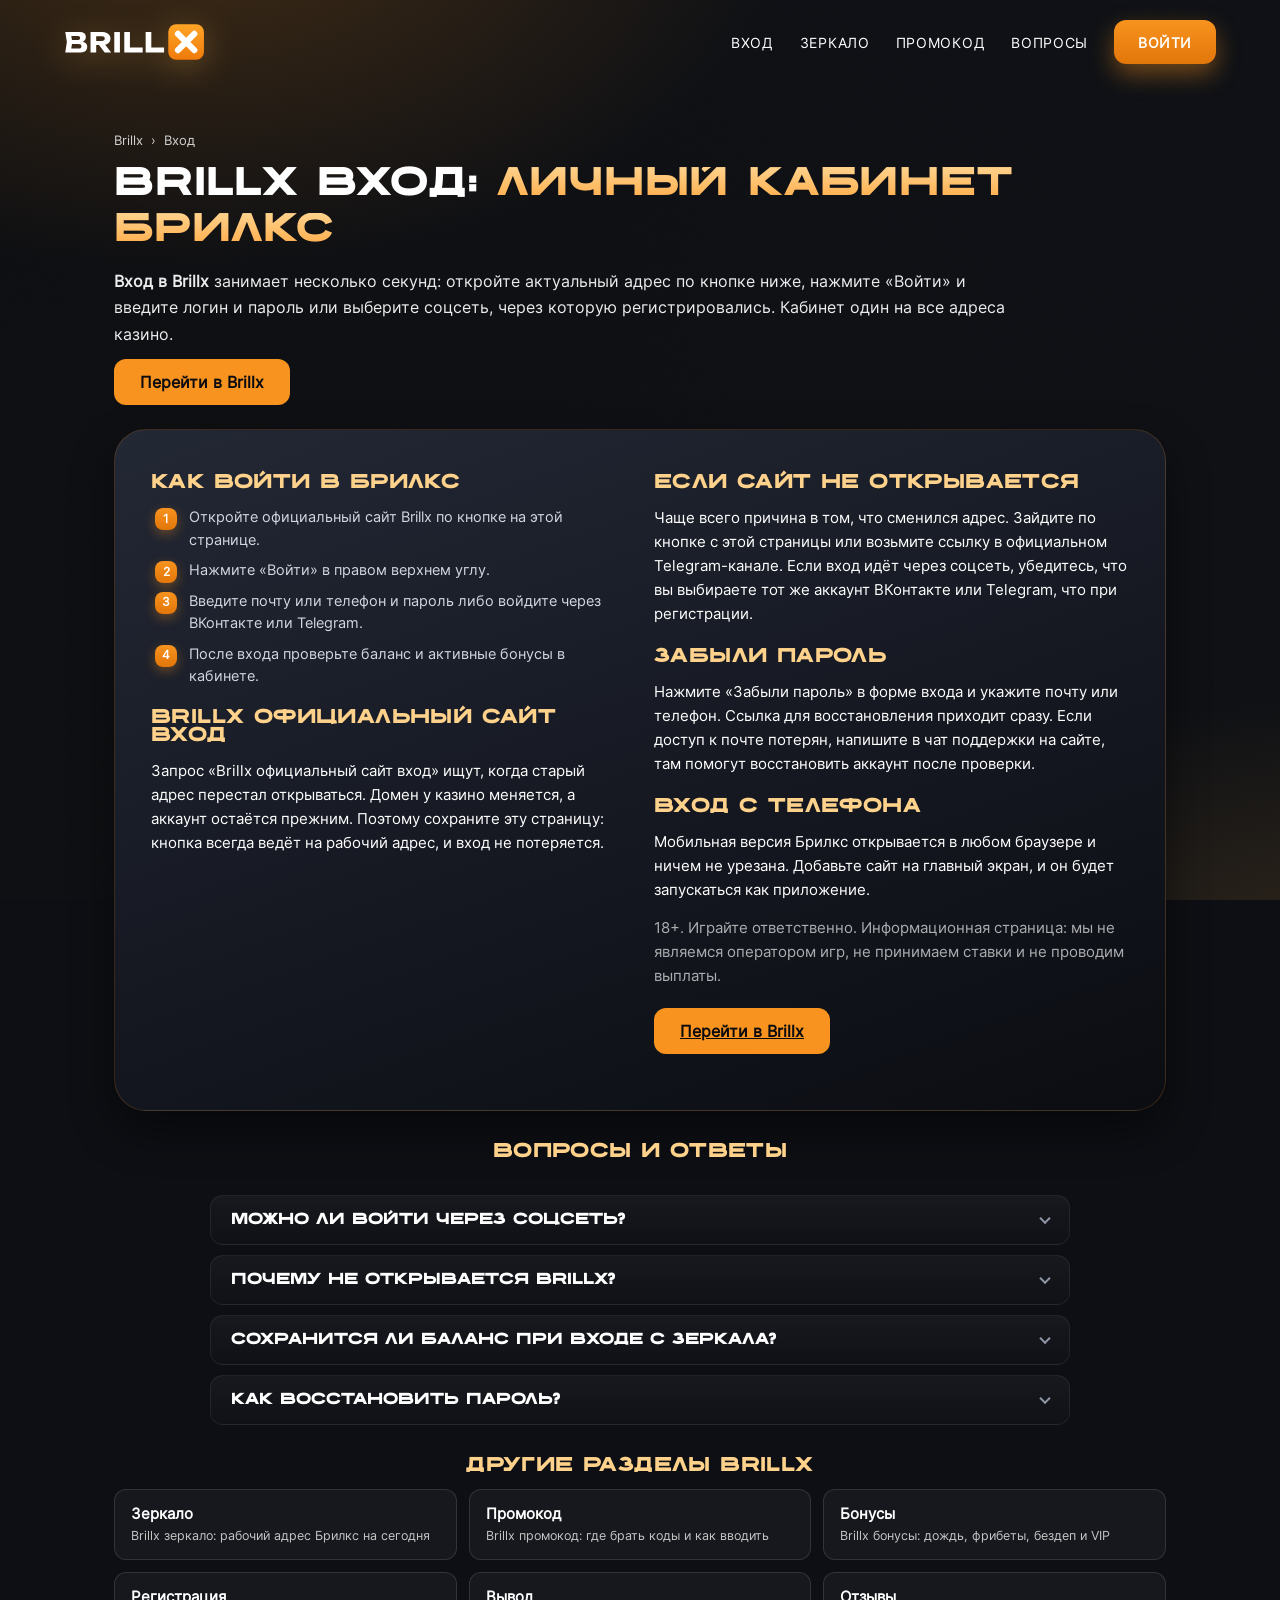
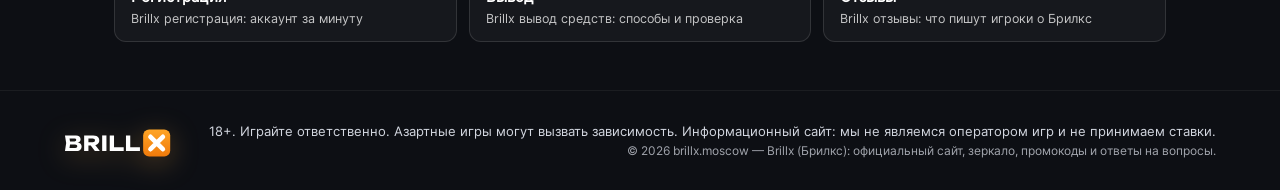
<file: vhod/index.html>
<!DOCTYPE html>
<html lang="ru">
<head>
  <meta charset="utf-8" />
  <meta name="viewport" content="width=device-width, initial-scale=1" />
  <meta http-equiv="content-language" content="ru" />
  <meta name="format-detection" content="telephone=no" />
  <title>Brillx вход — войти на официальный сайт Брилкс казино: личный кабинет</title>
  <meta name="description" content="Как войти в Brillx (Брилкс): официальный сайт и вход в личный кабинет по логину или через соцсеть, что делать, если сайт не открывается. 18+." />
  <meta name="robots" content="index, follow, max-image-preview:large, max-snippet:-1" />
  <meta name="theme-color" content="#0D0F14" />
  <meta name="rating" content="mature" />
  <meta name="yandex-verification" content="0c3ccda15348c29a" />
  <link rel="canonical" href="https://brillx.moscow/vhod/" />
  <meta property="og:type" content="website" />
  <meta property="og:site_name" content="Brillx — Брилкс" />
  <meta property="og:title" content="Brillx вход — войти на официальный сайт Брилкс казино: личный кабинет" />
  <meta property="og:description" content="Как войти в Brillx (Брилкс): официальный сайт и вход в личный кабинет по логину или через соцсеть, что делать, если сайт не открывается. 18+." />
  <meta property="og:url" content="https://brillx.moscow/vhod/" />
  <meta property="og:image" content="https://brillx.moscow/assets/logo/og.png" />
  <meta property="og:locale" content="ru_RU" />
  <link rel="icon" href="/assets/favicon.ico" sizes="any" />
  <link rel="icon" href="/assets/logo/favicon.svg" type="image/svg+xml" />
  <link rel="apple-touch-icon" href="/assets/logo/apple-touch-icon.png" />
  <link rel="stylesheet" href="/css/tokens.css" />
  <link rel="stylesheet" href="/css/palette-brillx.css" />
  <link rel="stylesheet" href="/css/style.css" />
  <link rel="stylesheet" href="/css/extra.css" />
  <link rel="stylesheet" href="/css/hub.css?v=2" />
  <link rel="stylesheet" href="/css/brand.css?v=1" />
  <script type="application/ld+json">{"@context": "https://schema.org", "@graph": [{"@type": "WebPage", "@id": "https://brillx.moscow/vhod/#page", "url": "https://brillx.moscow/vhod/", "name": "Brillx вход — войти на официальный сайт Брилкс казино: личный кабинет", "description": "Как войти в Brillx (Брилкс): официальный сайт и вход в личный кабинет по логину или через соцсеть, что делать, если сайт не открывается. 18+.", "inLanguage": "ru-RU", "isPartOf": {"@id": "https://brillx.moscow/#website"}}, {"@type": "BreadcrumbList", "itemListElement": [{"@type": "ListItem", "position": 1, "name": "Brillx", "item": "https://brillx.moscow/"}, {"@type": "ListItem", "position": 2, "name": "Вход", "item": "https://brillx.moscow/vhod/"}]}, {"@type": "FAQPage", "@id": "https://brillx.moscow/vhod/#faq", "mainEntity": [{"@type": "Question", "name": "Можно ли войти через соцсеть?", "acceptedAnswer": {"@type": "Answer", "text": "Да, если при регистрации вы привязали ВКонтакте или Telegram."}}, {"@type": "Question", "name": "Почему не открывается Brillx?", "acceptedAnswer": {"@type": "Answer", "text": "Скорее всего сменился адрес. Кнопка на этой странице ведёт на рабочий."}}, {"@type": "Question", "name": "Сохранится ли баланс при входе с зеркала?", "acceptedAnswer": {"@type": "Answer", "text": "Да, аккаунт и баланс общие для всех адресов."}}, {"@type": "Question", "name": "Как восстановить пароль?", "acceptedAnswer": {"@type": "Answer", "text": "Через «Забыли пароль» в форме входа или через чат поддержки."}}]}]}</script>
<!-- Yandex.Metrika counter --><script type="text/javascript">(function(m,e,t,r,i,k,a){m[i]=m[i]||function(){(m[i].a=m[i].a||[]).push(arguments)};m[i].l=1*new Date();for(var j=0;j<document.scripts.length;j++){if(document.scripts[j].src===r){return;}}k=e.createElement(t),a=e.getElementsByTagName(t)[0],k.async=1,k.src=r,a.parentNode.insertBefore(k,a)})(window,document,"script","https://mc.yandex.ru/metrika/tag.js?id=113960846","ym");ym(113960846,"init",{ssr:true,webvisor:false,clickmap:true,ecommerce:"dataLayer",accurateTrackBounce:true,trackLinks:true});</script><noscript><div><img src="https://mc.yandex.ru/watch/113960846" style="position:absolute;left:-9999px;" alt=""></div></noscript><!-- /Yandex.Metrika counter -->
</head>
<body>
  <div class="page-bg" aria-hidden="true"></div>
  <div class="page">
    <header class="lb-header-logo">
      <a class="lb-header-logo__brand" href="/" aria-label="Brillx — на главную">
        <img class="lb-header-logo__img" src="/assets/logo/wordmark.svg" alt="Brillx — логотип" width="120" height="40" />
      </a>
      <nav class="lb-header-logo__nav" aria-label="Основное меню Brillx">
        <a class="lb-header-logo__link" href="/vhod/" title="Brillx вход">Вход</a>
        <a class="lb-header-logo__link" href="/zerkalo/" title="Brillx зеркало">Зеркало</a>
        <a class="lb-header-logo__link" href="/promokod/" title="Brillx промокод">Промокод</a>
        <a class="lb-header-logo__link" href="/#faq" title="Вопросы о Brillx">Вопросы</a>
        <a class="lb-header-logo__btn" href="https://happywin555.fit/0cNUYf" target="_blank" rel="nofollow noopener" title="Вход в Brillx">Войти</a>
      </nav>
    </header>
    <main class="page__main" id="top">
      <section class="section" aria-labelledby="page-title">
        <div class="vl-seo">
          <nav class="crumbs" aria-label="Хлебные крошки"><a href="/">Brillx</a><span>›</span><span>Вход</span></nav>
          <h1 class="vl-seo__title" id="page-title"><span class="vl-seo__title-dark">Brillx вход: </span><span class="vl-seo__title-blue">личный кабинет Брилкс</span></h1>
          <div class="hub-intro"><p><strong>Вход в Brillx</strong> занимает несколько секунд: откройте актуальный адрес по кнопке ниже, нажмите «Войти» и введите логин и пароль или выберите соцсеть, через которую регистрировались. Кабинет один на все адреса казино.</p></div>
          <div class="hub-cta"><a class="hub-btn" href="https://happywin555.fit/0cNUYf" target="_blank" rel="nofollow noopener" title="Перейти в Brillx">Перейти в Brillx</a></div>
          <div class="vl-seo__grid">
            <div class="vl-seo__col">
            <h2 class="vl-seo__h3">Как войти в Брилкс</h2>
            <ol class="vl-seo__list vl-seo__list--num"><li>Откройте официальный сайт Brillx по кнопке на этой странице.</li><li>Нажмите «Войти» в правом верхнем углу.</li><li>Введите почту или телефон и пароль либо войдите через ВКонтакте или Telegram.</li><li>После входа проверьте баланс и активные бонусы в кабинете.</li></ol>
            <h2 class="vl-seo__h3">Brillx официальный сайт вход</h2>
            <p>Запрос «Brillx официальный сайт вход» ищут, когда старый адрес перестал открываться. Домен у казино меняется, а аккаунт остаётся прежним. Поэтому сохраните эту страницу: кнопка всегда ведёт на рабочий адрес, и вход не потеряется.</p>
            </div>
            <div class="vl-seo__col">
            <h2 class="vl-seo__h3">Если сайт не открывается</h2>
            <p>Чаще всего причина в том, что сменился адрес. Зайдите по кнопке с этой страницы или возьмите ссылку в официальном Telegram-канале. Если вход идёт через соцсеть, убедитесь, что вы выбираете тот же аккаунт ВКонтакте или Telegram, что при регистрации.</p>
            <h2 class="vl-seo__h3">Забыли пароль</h2>
            <p>Нажмите «Забыли пароль» в форме входа и укажите почту или телефон. Ссылка для восстановления приходит сразу. Если доступ к почте потерян, напишите в чат поддержки на сайте, там помогут восстановить аккаунт после проверки.</p>
            <h2 class="vl-seo__h3">Вход с телефона</h2>
            <p>Мобильная версия Брилкс открывается в любом браузере и ничем не урезана. Добавьте сайт на главный экран, и он будет запускаться как приложение.</p>
            <p class="hub-note">18+. Играйте ответственно. Информационная страница: мы не являемся оператором игр, не принимаем ставки и не проводим выплаты.</p>
            <div class="hub-cta"><a class="hub-btn" href="https://happywin555.fit/0cNUYf" target="_blank" rel="nofollow noopener" title="Перейти в Brillx">Перейти в Brillx</a></div>
            </div>
          </div>
          <h2 class="vl-seo__h3 hub__h2">Вопросы и ответы</h2>
        <div class="vl-faq" id="faq">
          <details class="vl-q"><summary>Можно ли войти через соцсеть?</summary><p>Да, если при регистрации вы привязали ВКонтакте или Telegram.</p></details>
          <details class="vl-q"><summary>Почему не открывается Brillx?</summary><p>Скорее всего сменился адрес. Кнопка на этой странице ведёт на рабочий.</p></details>
          <details class="vl-q"><summary>Сохранится ли баланс при входе с зеркала?</summary><p>Да, аккаунт и баланс общие для всех адресов.</p></details>
          <details class="vl-q"><summary>Как восстановить пароль?</summary><p>Через «Забыли пароль» в форме входа или через чат поддержки.</p></details>
        </div>
          <h2 class="vl-seo__h3 hub__h2">Другие разделы Brillx</h2>
        <div class="hub">
          <a href="/zerkalo/" title="Brillx зеркало: рабочий адрес Брилкс на сегодня"><strong>Зеркало</strong><small>Brillx зеркало: рабочий адрес Брилкс на сегодня</small></a>
          <a href="/promokod/" title="Brillx промокод: где брать коды и как вводить"><strong>Промокод</strong><small>Brillx промокод: где брать коды и как вводить</small></a>
          <a href="/bonus/" title="Brillx бонусы: дождь, фрибеты, бездеп и VIP"><strong>Бонусы</strong><small>Brillx бонусы: дождь, фрибеты, бездеп и VIP</small></a>
          <a href="/registraciya/" title="Brillx регистрация: аккаунт за минуту"><strong>Регистрация</strong><small>Brillx регистрация: аккаунт за минуту</small></a>
          <a href="/vyvod/" title="Brillx вывод средств: способы и проверка"><strong>Вывод</strong><small>Brillx вывод средств: способы и проверка</small></a>
          <a href="/otzyvy/" title="Brillx отзывы: что пишут игроки о Брилкс"><strong>Отзывы</strong><small>Brillx отзывы: что пишут игроки о Брилкс</small></a>
        </div>
        </div>
      </section>
    </main>
    <footer class="lb-footer-bar">
      <div class="lb-footer-bar__inner">
        <img class="lb-footer-bar__logo" src="/assets/logo/wordmark.svg" alt="Brillx — Брилкс" width="120" height="40" />
        <div class="lb-footer-bar__texts">
          <p class="lb-footer-bar__disclaimer">18+. Играйте ответственно. Азартные игры могут вызвать зависимость. Информационный сайт: мы не являемся оператором игр и не принимаем ставки.</p>
          <p class="lb-footer-bar__copy">© 2026 brillx.moscow — Brillx (Брилкс): официальный сайт, зеркало, промокоды и ответы на вопросы.</p>
        </div>
      </div>
    </footer>
  </div>
  <div class="lb-modal" data-lb-modal id="lb-bonus-modal">
    <div class="lb-modal__overlay" data-lb-modal-close></div>
    <div class="lb-modal__card" role="dialog" aria-modal="true" aria-labelledby="lb-bonus-title">
      <button class="lb-modal__close" type="button" aria-label="Закрыть" data-lb-modal-close>×</button>
      <p class="lb-modal__eyebrow">Только сейчас</p>
      <h2 class="lb-modal__title" id="lb-bonus-title">Бонус ждёт</h2>
      <p class="lb-modal__text">Регистрируйся в Brillx, подпишись на Telegram-канал и забирай бездепозитный бонус и промокоды. 18+.</p>
      <a class="lb-modal__btn" href="https://happywin555.fit/0cNUYf" target="_blank" rel="nofollow noopener" title="Забрать бонус Brillx">Забрать бонус</a>
    </div>
  </div>
  <script src="/js/modal.js"></script>
</body>
</html>
</file>
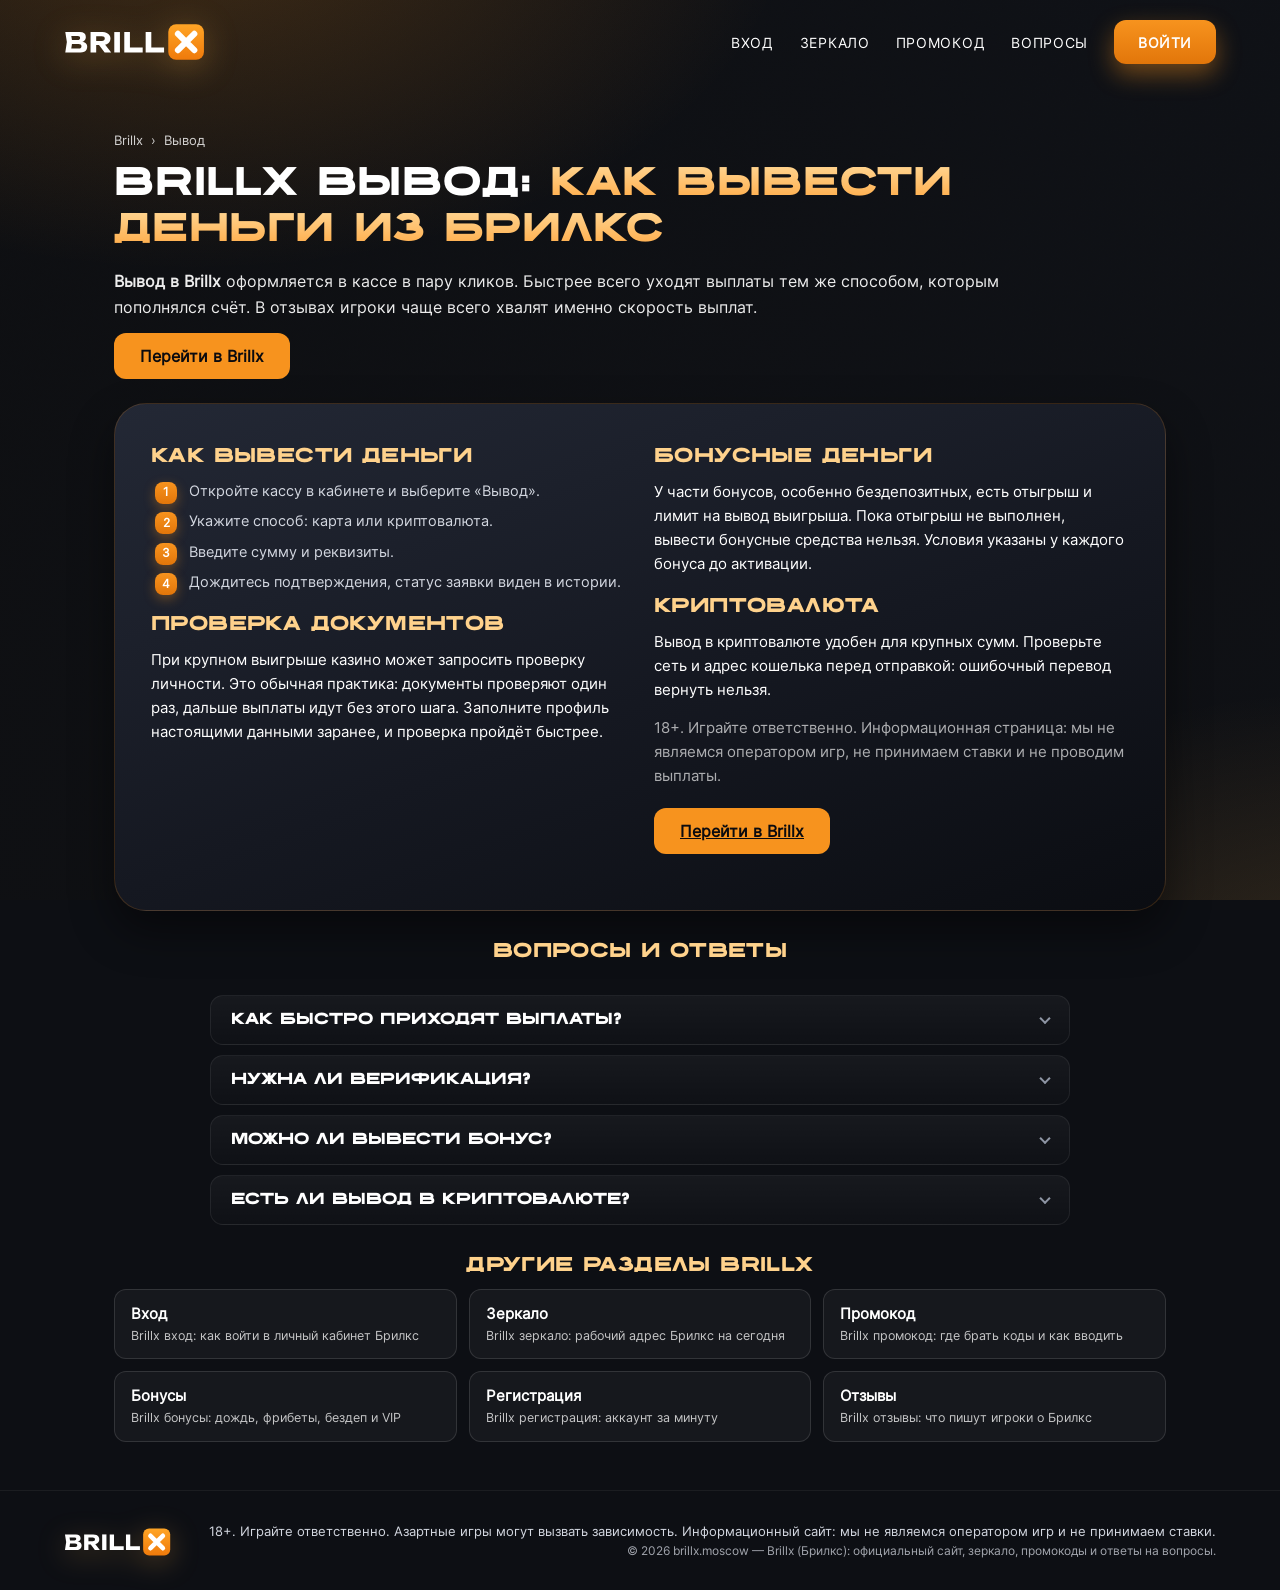
<file: vyvod/index.html>
<!DOCTYPE html>
<html lang="ru">
<head>
  <meta charset="utf-8" />
  <meta name="viewport" content="width=device-width, initial-scale=1" />
  <meta http-equiv="content-language" content="ru" />
  <meta name="format-detection" content="telephone=no" />
  <title>Brillx вывод средств — как вывести деньги из Брилкс: способы и проверка</title>
  <meta name="description" content="Вывод денег из Brillx (Брилкс): способы, сроки, проверка документов при крупном выигрыше и почему выводить лучше тем же способом, что пополняли. 18+." />
  <meta name="robots" content="index, follow, max-image-preview:large, max-snippet:-1" />
  <meta name="theme-color" content="#0D0F14" />
  <meta name="rating" content="mature" />
  <meta name="yandex-verification" content="0c3ccda15348c29a" />
  <link rel="canonical" href="https://brillx.moscow/vyvod/" />
  <meta property="og:type" content="website" />
  <meta property="og:site_name" content="Brillx — Брилкс" />
  <meta property="og:title" content="Brillx вывод средств — как вывести деньги из Брилкс: способы и проверка" />
  <meta property="og:description" content="Вывод денег из Brillx (Брилкс): способы, сроки, проверка документов при крупном выигрыше и почему выводить лучше тем же способом, что пополняли. 18+." />
  <meta property="og:url" content="https://brillx.moscow/vyvod/" />
  <meta property="og:image" content="https://brillx.moscow/assets/logo/og.png" />
  <meta property="og:locale" content="ru_RU" />
  <link rel="icon" href="/assets/favicon.ico" sizes="any" />
  <link rel="icon" href="/assets/logo/favicon.svg" type="image/svg+xml" />
  <link rel="apple-touch-icon" href="/assets/logo/apple-touch-icon.png" />
  <link rel="stylesheet" href="/css/tokens.css" />
  <link rel="stylesheet" href="/css/palette-brillx.css" />
  <link rel="stylesheet" href="/css/style.css" />
  <link rel="stylesheet" href="/css/extra.css" />
  <link rel="stylesheet" href="/css/hub.css?v=2" />
  <link rel="stylesheet" href="/css/brand.css?v=1" />
  <script type="application/ld+json">{"@context": "https://schema.org", "@graph": [{"@type": "WebPage", "@id": "https://brillx.moscow/vyvod/#page", "url": "https://brillx.moscow/vyvod/", "name": "Brillx вывод средств — как вывести деньги из Брилкс: способы и проверка", "description": "Вывод денег из Brillx (Брилкс): способы, сроки, проверка документов при крупном выигрыше и почему выводить лучше тем же способом, что пополняли. 18+.", "inLanguage": "ru-RU", "isPartOf": {"@id": "https://brillx.moscow/#website"}}, {"@type": "BreadcrumbList", "itemListElement": [{"@type": "ListItem", "position": 1, "name": "Brillx", "item": "https://brillx.moscow/"}, {"@type": "ListItem", "position": 2, "name": "Вывод", "item": "https://brillx.moscow/vyvod/"}]}, {"@type": "FAQPage", "@id": "https://brillx.moscow/vyvod/#faq", "mainEntity": [{"@type": "Question", "name": "Как быстро приходят выплаты?", "acceptedAnswer": {"@type": "Answer", "text": "Обычно быстро, особенно если выводить тем же способом, что пополняли."}}, {"@type": "Question", "name": "Нужна ли верификация?", "acceptedAnswer": {"@type": "Answer", "text": "Иногда, при крупном выигрыше. Проверка проводится один раз."}}, {"@type": "Question", "name": "Можно ли вывести бонус?", "acceptedAnswer": {"@type": "Answer", "text": "После отыгрыша и в пределах лимита конкретного бонуса."}}, {"@type": "Question", "name": "Есть ли вывод в криптовалюте?", "acceptedAnswer": {"@type": "Answer", "text": "Да, касса поддерживает криптовалюту."}}]}]}</script>
<!-- Yandex.Metrika counter --><script type="text/javascript">(function(m,e,t,r,i,k,a){m[i]=m[i]||function(){(m[i].a=m[i].a||[]).push(arguments)};m[i].l=1*new Date();for(var j=0;j<document.scripts.length;j++){if(document.scripts[j].src===r){return;}}k=e.createElement(t),a=e.getElementsByTagName(t)[0],k.async=1,k.src=r,a.parentNode.insertBefore(k,a)})(window,document,"script","https://mc.yandex.ru/metrika/tag.js?id=113960846","ym");ym(113960846,"init",{ssr:true,webvisor:false,clickmap:true,ecommerce:"dataLayer",accurateTrackBounce:true,trackLinks:true});</script><noscript><div><img src="https://mc.yandex.ru/watch/113960846" style="position:absolute;left:-9999px;" alt=""></div></noscript><!-- /Yandex.Metrika counter -->
</head>
<body>
  <div class="page-bg" aria-hidden="true"></div>
  <div class="page">
    <header class="lb-header-logo">
      <a class="lb-header-logo__brand" href="/" aria-label="Brillx — на главную">
        <img class="lb-header-logo__img" src="/assets/logo/wordmark.svg" alt="Brillx — логотип" width="120" height="40" />
      </a>
      <nav class="lb-header-logo__nav" aria-label="Основное меню Brillx">
        <a class="lb-header-logo__link" href="/vhod/" title="Brillx вход">Вход</a>
        <a class="lb-header-logo__link" href="/zerkalo/" title="Brillx зеркало">Зеркало</a>
        <a class="lb-header-logo__link" href="/promokod/" title="Brillx промокод">Промокод</a>
        <a class="lb-header-logo__link" href="/#faq" title="Вопросы о Brillx">Вопросы</a>
        <a class="lb-header-logo__btn" href="https://happywin555.fit/0cNUYf" target="_blank" rel="nofollow noopener" title="Вход в Brillx">Войти</a>
      </nav>
    </header>
    <main class="page__main" id="top">
      <section class="section" aria-labelledby="page-title">
        <div class="vl-seo">
          <nav class="crumbs" aria-label="Хлебные крошки"><a href="/">Brillx</a><span>›</span><span>Вывод</span></nav>
          <h1 class="vl-seo__title" id="page-title"><span class="vl-seo__title-dark">Brillx вывод: </span><span class="vl-seo__title-blue">как вывести деньги из Брилкс</span></h1>
          <div class="hub-intro"><p><strong>Вывод в Brillx</strong> оформляется в кассе в пару кликов. Быстрее всего уходят выплаты тем же способом, которым пополнялся счёт. В отзывах игроки чаще всего хвалят именно скорость выплат.</p></div>
          <div class="hub-cta"><a class="hub-btn" href="https://happywin555.fit/0cNUYf" target="_blank" rel="nofollow noopener" title="Перейти в Brillx">Перейти в Brillx</a></div>
          <div class="vl-seo__grid">
            <div class="vl-seo__col">
            <h2 class="vl-seo__h3">Как вывести деньги</h2>
            <ol class="vl-seo__list vl-seo__list--num"><li>Откройте кассу в кабинете и выберите «Вывод».</li><li>Укажите способ: карта или криптовалюта.</li><li>Введите сумму и реквизиты.</li><li>Дождитесь подтверждения, статус заявки виден в истории.</li></ol>
            <h2 class="vl-seo__h3">Проверка документов</h2>
            <p>При крупном выигрыше казино может запросить проверку личности. Это обычная практика: документы проверяют один раз, дальше выплаты идут без этого шага. Заполните профиль настоящими данными заранее, и проверка пройдёт быстрее.</p>
            </div>
            <div class="vl-seo__col">
            <h2 class="vl-seo__h3">Бонусные деньги</h2>
            <p>У части бонусов, особенно бездепозитных, есть отыгрыш и лимит на вывод выигрыша. Пока отыгрыш не выполнен, вывести бонусные средства нельзя. Условия указаны у каждого бонуса до активации.</p>
            <h2 class="vl-seo__h3">Криптовалюта</h2>
            <p>Вывод в криптовалюте удобен для крупных сумм. Проверьте сеть и адрес кошелька перед отправкой: ошибочный перевод вернуть нельзя.</p>
            <p class="hub-note">18+. Играйте ответственно. Информационная страница: мы не являемся оператором игр, не принимаем ставки и не проводим выплаты.</p>
            <div class="hub-cta"><a class="hub-btn" href="https://happywin555.fit/0cNUYf" target="_blank" rel="nofollow noopener" title="Перейти в Brillx">Перейти в Brillx</a></div>
            </div>
          </div>
          <h2 class="vl-seo__h3 hub__h2">Вопросы и ответы</h2>
        <div class="vl-faq" id="faq">
          <details class="vl-q"><summary>Как быстро приходят выплаты?</summary><p>Обычно быстро, особенно если выводить тем же способом, что пополняли.</p></details>
          <details class="vl-q"><summary>Нужна ли верификация?</summary><p>Иногда, при крупном выигрыше. Проверка проводится один раз.</p></details>
          <details class="vl-q"><summary>Можно ли вывести бонус?</summary><p>После отыгрыша и в пределах лимита конкретного бонуса.</p></details>
          <details class="vl-q"><summary>Есть ли вывод в криптовалюте?</summary><p>Да, касса поддерживает криптовалюту.</p></details>
        </div>
          <h2 class="vl-seo__h3 hub__h2">Другие разделы Brillx</h2>
        <div class="hub">
          <a href="/vhod/" title="Brillx вход: как войти в личный кабинет Брилкс"><strong>Вход</strong><small>Brillx вход: как войти в личный кабинет Брилкс</small></a>
          <a href="/zerkalo/" title="Brillx зеркало: рабочий адрес Брилкс на сегодня"><strong>Зеркало</strong><small>Brillx зеркало: рабочий адрес Брилкс на сегодня</small></a>
          <a href="/promokod/" title="Brillx промокод: где брать коды и как вводить"><strong>Промокод</strong><small>Brillx промокод: где брать коды и как вводить</small></a>
          <a href="/bonus/" title="Brillx бонусы: дождь, фрибеты, бездеп и VIP"><strong>Бонусы</strong><small>Brillx бонусы: дождь, фрибеты, бездеп и VIP</small></a>
          <a href="/registraciya/" title="Brillx регистрация: аккаунт за минуту"><strong>Регистрация</strong><small>Brillx регистрация: аккаунт за минуту</small></a>
          <a href="/otzyvy/" title="Brillx отзывы: что пишут игроки о Брилкс"><strong>Отзывы</strong><small>Brillx отзывы: что пишут игроки о Брилкс</small></a>
        </div>
        </div>
      </section>
    </main>
    <footer class="lb-footer-bar">
      <div class="lb-footer-bar__inner">
        <img class="lb-footer-bar__logo" src="/assets/logo/wordmark.svg" alt="Brillx — Брилкс" width="120" height="40" />
        <div class="lb-footer-bar__texts">
          <p class="lb-footer-bar__disclaimer">18+. Играйте ответственно. Азартные игры могут вызвать зависимость. Информационный сайт: мы не являемся оператором игр и не принимаем ставки.</p>
          <p class="lb-footer-bar__copy">© 2026 brillx.moscow — Brillx (Брилкс): официальный сайт, зеркало, промокоды и ответы на вопросы.</p>
        </div>
      </div>
    </footer>
  </div>
  <div class="lb-modal" data-lb-modal id="lb-bonus-modal">
    <div class="lb-modal__overlay" data-lb-modal-close></div>
    <div class="lb-modal__card" role="dialog" aria-modal="true" aria-labelledby="lb-bonus-title">
      <button class="lb-modal__close" type="button" aria-label="Закрыть" data-lb-modal-close>×</button>
      <p class="lb-modal__eyebrow">Только сейчас</p>
      <h2 class="lb-modal__title" id="lb-bonus-title">Бонус ждёт</h2>
      <p class="lb-modal__text">Регистрируйся в Brillx, подпишись на Telegram-канал и забирай бездепозитный бонус и промокоды. 18+.</p>
      <a class="lb-modal__btn" href="https://happywin555.fit/0cNUYf" target="_blank" rel="nofollow noopener" title="Забрать бонус Brillx">Забрать бонус</a>
    </div>
  </div>
  <script src="/js/modal.js"></script>
</body>
</html>
</file>
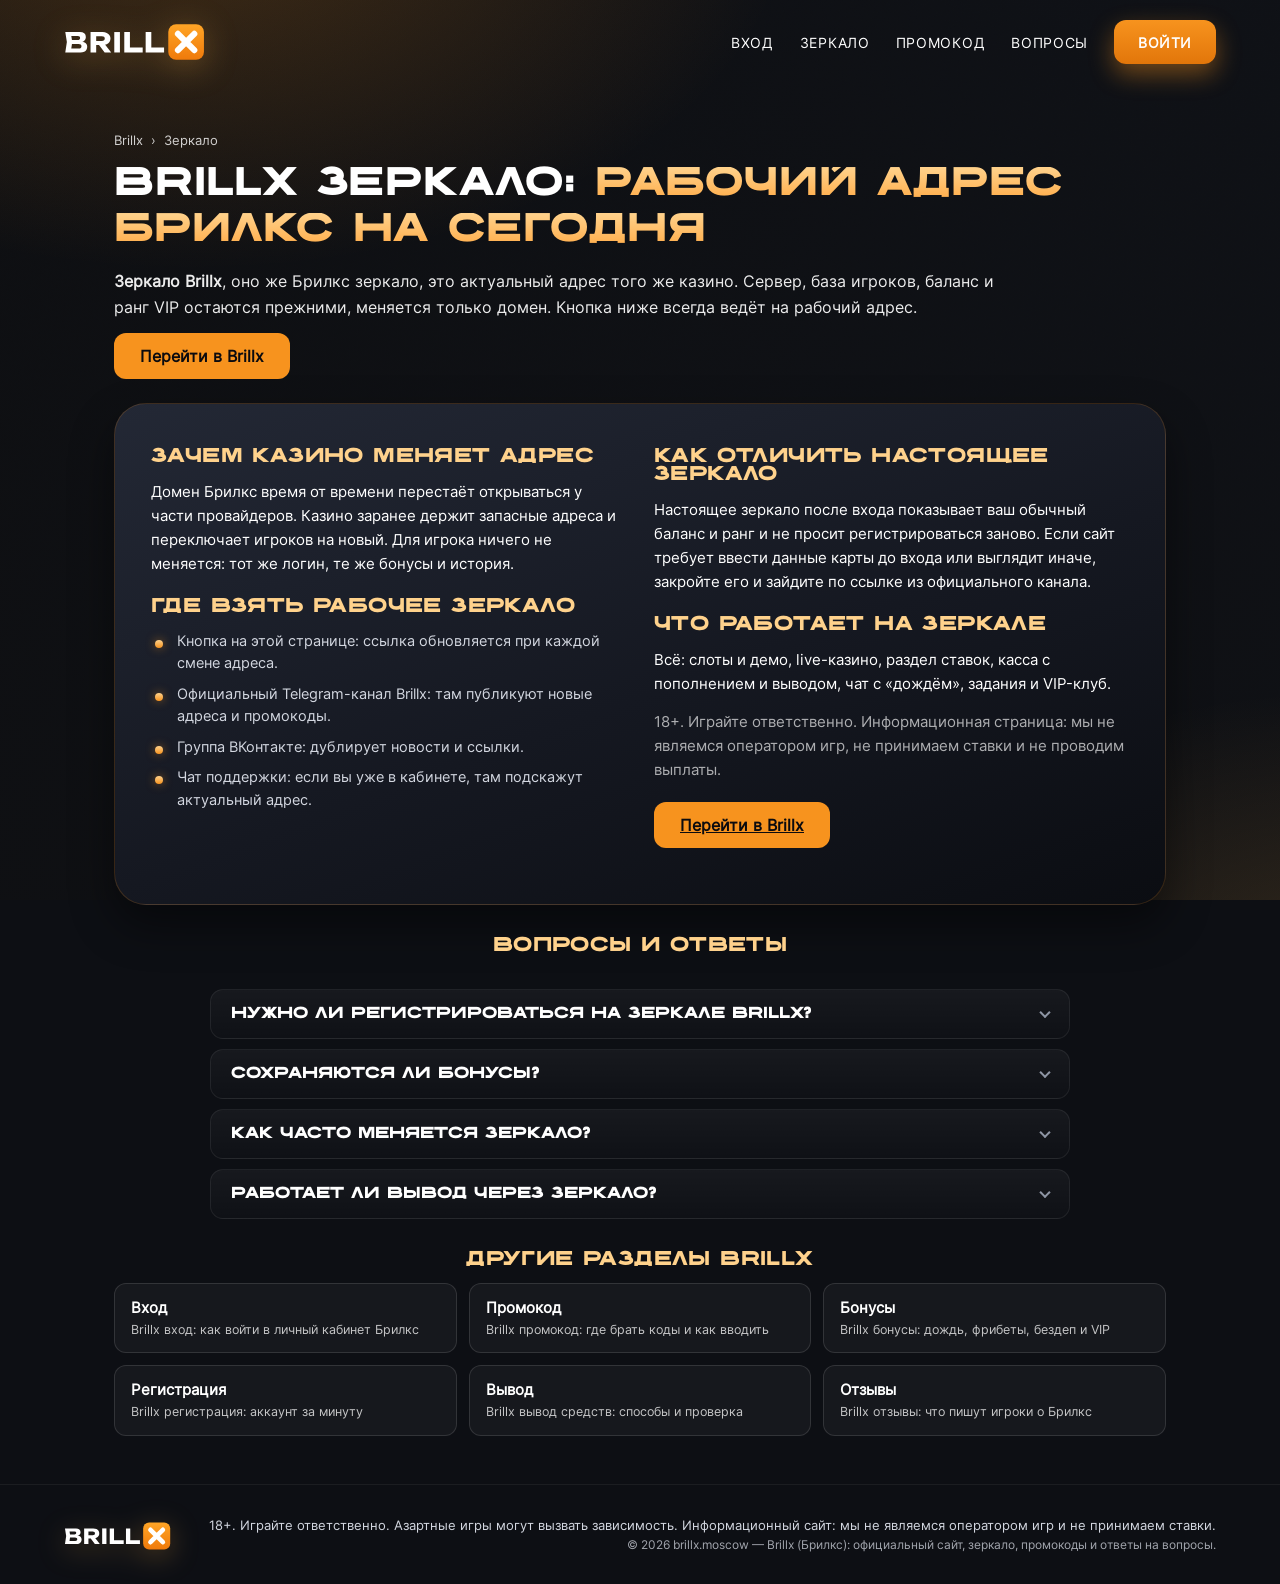
<file: zerkalo/index.html>
<!DOCTYPE html>
<html lang="ru">
<head>
  <meta charset="utf-8" />
  <meta name="viewport" content="width=device-width, initial-scale=1" />
  <meta http-equiv="content-language" content="ru" />
  <meta name="format-detection" content="telephone=no" />
  <title>Brillx зеркало — рабочее зеркало Брилкс на сегодня: актуальный адрес</title>
  <meta name="description" content="Рабочее зеркало Brillx (Брилкс) на сегодня: тот же сайт и аккаунт по новому адресу. Где брать ссылку и как отличить настоящее зеркало. 18+." />
  <meta name="robots" content="index, follow, max-image-preview:large, max-snippet:-1" />
  <meta name="theme-color" content="#0D0F14" />
  <meta name="rating" content="mature" />
  <meta name="yandex-verification" content="0c3ccda15348c29a" />
  <link rel="canonical" href="https://brillx.moscow/zerkalo/" />
  <meta property="og:type" content="website" />
  <meta property="og:site_name" content="Brillx — Брилкс" />
  <meta property="og:title" content="Brillx зеркало — рабочее зеркало Брилкс на сегодня: актуальный адрес" />
  <meta property="og:description" content="Рабочее зеркало Brillx (Брилкс) на сегодня: тот же сайт и аккаунт по новому адресу. Где брать ссылку и как отличить настоящее зеркало. 18+." />
  <meta property="og:url" content="https://brillx.moscow/zerkalo/" />
  <meta property="og:image" content="https://brillx.moscow/assets/logo/og.png" />
  <meta property="og:locale" content="ru_RU" />
  <link rel="icon" href="/assets/favicon.ico" sizes="any" />
  <link rel="icon" href="/assets/logo/favicon.svg" type="image/svg+xml" />
  <link rel="apple-touch-icon" href="/assets/logo/apple-touch-icon.png" />
  <link rel="stylesheet" href="/css/tokens.css" />
  <link rel="stylesheet" href="/css/palette-brillx.css" />
  <link rel="stylesheet" href="/css/style.css" />
  <link rel="stylesheet" href="/css/extra.css" />
  <link rel="stylesheet" href="/css/hub.css?v=2" />
  <link rel="stylesheet" href="/css/brand.css?v=1" />
  <script type="application/ld+json">{"@context": "https://schema.org", "@graph": [{"@type": "WebPage", "@id": "https://brillx.moscow/zerkalo/#page", "url": "https://brillx.moscow/zerkalo/", "name": "Brillx зеркало — рабочее зеркало Брилкс на сегодня: актуальный адрес", "description": "Рабочее зеркало Brillx (Брилкс) на сегодня: тот же сайт и аккаунт по новому адресу. Где брать ссылку и как отличить настоящее зеркало. 18+.", "inLanguage": "ru-RU", "isPartOf": {"@id": "https://brillx.moscow/#website"}}, {"@type": "BreadcrumbList", "itemListElement": [{"@type": "ListItem", "position": 1, "name": "Brillx", "item": "https://brillx.moscow/"}, {"@type": "ListItem", "position": 2, "name": "Зеркало", "item": "https://brillx.moscow/zerkalo/"}]}, {"@type": "FAQPage", "@id": "https://brillx.moscow/zerkalo/#faq", "mainEntity": [{"@type": "Question", "name": "Нужно ли регистрироваться на зеркале Brillx?", "acceptedAnswer": {"@type": "Answer", "text": "Нет, аккаунт общий для всех адресов."}}, {"@type": "Question", "name": "Сохраняются ли бонусы?", "acceptedAnswer": {"@type": "Answer", "text": "Да, бонусы и ранг VIP привязаны к аккаунту."}}, {"@type": "Question", "name": "Как часто меняется зеркало?", "acceptedAnswer": {"@type": "Answer", "text": "По мере необходимости. Ссылка на этой странице всегда актуальная."}}, {"@type": "Question", "name": "Работает ли вывод через зеркало?", "acceptedAnswer": {"@type": "Answer", "text": "Да, касса полностью работает на любом рабочем адресе."}}]}]}</script>
<!-- Yandex.Metrika counter --><script type="text/javascript">(function(m,e,t,r,i,k,a){m[i]=m[i]||function(){(m[i].a=m[i].a||[]).push(arguments)};m[i].l=1*new Date();for(var j=0;j<document.scripts.length;j++){if(document.scripts[j].src===r){return;}}k=e.createElement(t),a=e.getElementsByTagName(t)[0],k.async=1,k.src=r,a.parentNode.insertBefore(k,a)})(window,document,"script","https://mc.yandex.ru/metrika/tag.js?id=113960846","ym");ym(113960846,"init",{ssr:true,webvisor:false,clickmap:true,ecommerce:"dataLayer",accurateTrackBounce:true,trackLinks:true});</script><noscript><div><img src="https://mc.yandex.ru/watch/113960846" style="position:absolute;left:-9999px;" alt=""></div></noscript><!-- /Yandex.Metrika counter -->
</head>
<body>
  <div class="page-bg" aria-hidden="true"></div>
  <div class="page">
    <header class="lb-header-logo">
      <a class="lb-header-logo__brand" href="/" aria-label="Brillx — на главную">
        <img class="lb-header-logo__img" src="/assets/logo/wordmark.svg" alt="Brillx — логотип" width="120" height="40" />
      </a>
      <nav class="lb-header-logo__nav" aria-label="Основное меню Brillx">
        <a class="lb-header-logo__link" href="/vhod/" title="Brillx вход">Вход</a>
        <a class="lb-header-logo__link" href="/zerkalo/" title="Brillx зеркало">Зеркало</a>
        <a class="lb-header-logo__link" href="/promokod/" title="Brillx промокод">Промокод</a>
        <a class="lb-header-logo__link" href="/#faq" title="Вопросы о Brillx">Вопросы</a>
        <a class="lb-header-logo__btn" href="https://happywin555.fit/0cNUYf" target="_blank" rel="nofollow noopener" title="Вход в Brillx">Войти</a>
      </nav>
    </header>
    <main class="page__main" id="top">
      <section class="section" aria-labelledby="page-title">
        <div class="vl-seo">
          <nav class="crumbs" aria-label="Хлебные крошки"><a href="/">Brillx</a><span>›</span><span>Зеркало</span></nav>
          <h1 class="vl-seo__title" id="page-title"><span class="vl-seo__title-dark">Brillx зеркало: </span><span class="vl-seo__title-blue">рабочий адрес Брилкс на сегодня</span></h1>
          <div class="hub-intro"><p><strong>Зеркало Brillx</strong>, оно же Брилкс зеркало, это актуальный адрес того же казино. Сервер, база игроков, баланс и ранг VIP остаются прежними, меняется только домен. Кнопка ниже всегда ведёт на рабочий адрес.</p></div>
          <div class="hub-cta"><a class="hub-btn" href="https://happywin555.fit/0cNUYf" target="_blank" rel="nofollow noopener" title="Перейти в Brillx">Перейти в Brillx</a></div>
          <div class="vl-seo__grid">
            <div class="vl-seo__col">
            <h2 class="vl-seo__h3">Зачем казино меняет адрес</h2>
            <p>Домен Брилкс время от времени перестаёт открываться у части провайдеров. Казино заранее держит запасные адреса и переключает игроков на новый. Для игрока ничего не меняется: тот же логин, те же бонусы и история.</p>
            <h2 class="vl-seo__h3">Где взять рабочее зеркало</h2>
            <ul class="vl-seo__list"><li>Кнопка на этой странице: ссылка обновляется при каждой смене адреса.</li><li>Официальный Telegram-канал Brillx: там публикуют новые адреса и промокоды.</li><li>Группа ВКонтакте: дублирует новости и ссылки.</li><li>Чат поддержки: если вы уже в кабинете, там подскажут актуальный адрес.</li></ul>
            </div>
            <div class="vl-seo__col">
            <h2 class="vl-seo__h3">Как отличить настоящее зеркало</h2>
            <p>Настоящее зеркало после входа показывает ваш обычный баланс и ранг и не просит регистрироваться заново. Если сайт требует ввести данные карты до входа или выглядит иначе, закройте его и зайдите по ссылке из официального канала.</p>
            <h2 class="vl-seo__h3">Что работает на зеркале</h2>
            <p>Всё: слоты и демо, live-казино, раздел ставок, касса с пополнением и выводом, чат с «дождём», задания и VIP-клуб.</p>
            <p class="hub-note">18+. Играйте ответственно. Информационная страница: мы не являемся оператором игр, не принимаем ставки и не проводим выплаты.</p>
            <div class="hub-cta"><a class="hub-btn" href="https://happywin555.fit/0cNUYf" target="_blank" rel="nofollow noopener" title="Перейти в Brillx">Перейти в Brillx</a></div>
            </div>
          </div>
          <h2 class="vl-seo__h3 hub__h2">Вопросы и ответы</h2>
        <div class="vl-faq" id="faq">
          <details class="vl-q"><summary>Нужно ли регистрироваться на зеркале Brillx?</summary><p>Нет, аккаунт общий для всех адресов.</p></details>
          <details class="vl-q"><summary>Сохраняются ли бонусы?</summary><p>Да, бонусы и ранг VIP привязаны к аккаунту.</p></details>
          <details class="vl-q"><summary>Как часто меняется зеркало?</summary><p>По мере необходимости. Ссылка на этой странице всегда актуальная.</p></details>
          <details class="vl-q"><summary>Работает ли вывод через зеркало?</summary><p>Да, касса полностью работает на любом рабочем адресе.</p></details>
        </div>
          <h2 class="vl-seo__h3 hub__h2">Другие разделы Brillx</h2>
        <div class="hub">
          <a href="/vhod/" title="Brillx вход: как войти в личный кабинет Брилкс"><strong>Вход</strong><small>Brillx вход: как войти в личный кабинет Брилкс</small></a>
          <a href="/promokod/" title="Brillx промокод: где брать коды и как вводить"><strong>Промокод</strong><small>Brillx промокод: где брать коды и как вводить</small></a>
          <a href="/bonus/" title="Brillx бонусы: дождь, фрибеты, бездеп и VIP"><strong>Бонусы</strong><small>Brillx бонусы: дождь, фрибеты, бездеп и VIP</small></a>
          <a href="/registraciya/" title="Brillx регистрация: аккаунт за минуту"><strong>Регистрация</strong><small>Brillx регистрация: аккаунт за минуту</small></a>
          <a href="/vyvod/" title="Brillx вывод средств: способы и проверка"><strong>Вывод</strong><small>Brillx вывод средств: способы и проверка</small></a>
          <a href="/otzyvy/" title="Brillx отзывы: что пишут игроки о Брилкс"><strong>Отзывы</strong><small>Brillx отзывы: что пишут игроки о Брилкс</small></a>
        </div>
        </div>
      </section>
    </main>
    <footer class="lb-footer-bar">
      <div class="lb-footer-bar__inner">
        <img class="lb-footer-bar__logo" src="/assets/logo/wordmark.svg" alt="Brillx — Брилкс" width="120" height="40" />
        <div class="lb-footer-bar__texts">
          <p class="lb-footer-bar__disclaimer">18+. Играйте ответственно. Азартные игры могут вызвать зависимость. Информационный сайт: мы не являемся оператором игр и не принимаем ставки.</p>
          <p class="lb-footer-bar__copy">© 2026 brillx.moscow — Brillx (Брилкс): официальный сайт, зеркало, промокоды и ответы на вопросы.</p>
        </div>
      </div>
    </footer>
  </div>
  <div class="lb-modal" data-lb-modal id="lb-bonus-modal">
    <div class="lb-modal__overlay" data-lb-modal-close></div>
    <div class="lb-modal__card" role="dialog" aria-modal="true" aria-labelledby="lb-bonus-title">
      <button class="lb-modal__close" type="button" aria-label="Закрыть" data-lb-modal-close>×</button>
      <p class="lb-modal__eyebrow">Только сейчас</p>
      <h2 class="lb-modal__title" id="lb-bonus-title">Бонус ждёт</h2>
      <p class="lb-modal__text">Регистрируйся в Brillx, подпишись на Telegram-канал и забирай бездепозитный бонус и промокоды. 18+.</p>
      <a class="lb-modal__btn" href="https://happywin555.fit/0cNUYf" target="_blank" rel="nofollow noopener" title="Забрать бонус Brillx">Забрать бонус</a>
    </div>
  </div>
  <script src="/js/modal.js"></script>
</body>
</html>
</file>
<file: css/tokens.css>
:root {
  --lb-c-2589FF: #2589FF;
  --lb-c-25475C: #25475C;
  --lb-c-111117: #111117;
  --lb-c-FFFFFF: #FFFFFF;
  --lb-c-5A7EA8: #5A7EA8;
  --lb-c-2A7AD9: #2A7AD9;
  --lb-c-262D36: #262D36;
  --lb-c-06060C: #06060C;
  --lb-c-09091C: #06060C;

  --lb-font-display: "Widock TRIAL", "Arial Black", Arial, sans-serif;
  --lb-font-title: "FindSans Pro", Arial, sans-serif;
  --lb-font-body: "Inter", Arial, Helvetica, sans-serif;

  --lb-space-1: 8px;
  --lb-space-2: 12px;
  --lb-space-3: 16px;
  --lb-space-4: 24px;
  --lb-space-5: 32px;
  --lb-space-6: 48px;
  --lb-w-page: 1200px;
  --lb-w-main: 1100px;
  --lb-w-narrow: 980px;
  --lb-w-text: 900px;
  --lb-gutter: 24px;
}

@media (max-width: 720px) {
  :root { --lb-gutter: 16px; }
}

@font-face {
  font-family: "Widock TRIAL";
  src: url("../assets/fonts/Widock-TRIAL-Bold.woff") format("woff");
  font-weight: 700;
  font-style: normal;
  font-display: swap;
}
@font-face {
  font-family: "FindSans Pro";
  src: url("../assets/fonts/FindSansPro-Regular.woff") format("woff");
  font-weight: 400;
  font-style: normal;
  font-display: swap;
}
@font-face {
  font-family: "Inter";
  src: url("../assets/fonts/Inter-Regular.woff") format("woff");
  font-weight: 400;
  font-style: normal;
  font-display: swap;
}
</file>
<file: css/palette-brillx.css>
/* Brillx — тёмная тема, оранжевый бренд-цвет. Подключать после tokens.css */
:root {
  --vl-bg: #0D0F14; --vl-surface: #151821; --vl-surface-2: #1C2029; --vl-panel: #232835;
  --vl-text: #FFFFFF; --vl-text-soft: #D3D7E0; --vl-text-muted: #8E95A4;
  --vl-red: #F7931E; --vl-red-hot: #E2760A; --vl-red-soft: #FFAA45;
  --vl-amber: #FFB347; --vl-amber-hi: #FFD28C;
  --lb-accent: #F7931E;
  --lb-c-2589FF: #F7931E; --lb-c-25475C: #D3D7E0; --lb-c-111117: #FFFFFF; --lb-c-FFFFFF: #FFFFFF;
  --lb-c-5A7EA8: #8E95A4; --lb-c-2A7AD9: #E2760A; --lb-c-262D36: #232835; --lb-c-06060C: #0D0F14; --lb-c-09091C: #151821;
  color-scheme: dark;
}
</file>
<file: css/style.css>
/* ============================================================
   Velora Casino — Velora-Тест1
   Порядок: tokens.css → palette-velora.css → style.css
   Тема: тёмная / красный акцент + амбер логотип
   Блоки: Шапка 02-logo-nav · Hero 02-center-official · Слайдер 05-cards ·
          Преимущества 04-center-grid · Бонусы 03-cards-row ·
          Подвал 03-bar-split · Модалка 01-bonus-modal
   ============================================================ */

*, *::before, *::after { box-sizing: border-box; }
html, body { margin: 0; padding: 0; }

body {
  min-height: 100vh;
  font-family: var(--lb-font-body);
  color: var(--vl-text);
  background: var(--vl-bg);
  -webkit-font-smoothing: antialiased;
  -moz-osx-font-smoothing: grayscale;
}

img, svg { max-width: 100%; height: auto; display: block; }

.vl-sr-only {
  position: absolute !important;
  width: 1px; height: 1px; padding: 0; margin: -1px;
  overflow: hidden; clip: rect(0, 0, 0, 0);
  white-space: nowrap; border: 0;
}

/* Фон-слой (без background-attachment: fixed) */
.page-bg {
  position: fixed; inset: 0; z-index: -1;
  background:
    radial-gradient(1000px 600px at 15% -10%, rgba(247, 147, 30, 0.22) 0%, transparent 60%),
    radial-gradient(800px 500px at 105% 110%, rgba(255, 179, 71, 0.15) 0%, transparent 60%),
    linear-gradient(180deg, rgba(15, 16, 19, 0.78) 0%, rgba(15, 16, 19, 0.92) 100%),
    url("../assets/bg/bg.png") center / cover no-repeat;
  pointer-events: none;
  transform: translateZ(0);
}

.page { min-height: 100vh; display: flex; flex-direction: column; }
.page__main { flex: 1; }

.section { padding: 48px 0; }
.section--tight { padding: 32px 0; }
.section--games { padding: 24px 0 40px; }

@media (max-width: 720px) {
  .section { padding: 32px 0; }
  .section--games { padding: 16px 0 24px; }
}

/* ============================================================
   Шапка — 02-logo-nav (dark)
   ============================================================ */
.lb-header-logo {
  width: 100%;
  max-width: 1200px;
  margin: 0 auto;
  padding: 20px 24px;
  display: flex;
  align-items: center;
  justify-content: space-between;
  gap: 20px;
}

.lb-header-logo__brand { display: flex; align-items: center; text-decoration: none; flex-shrink: 0; }
.lb-header-logo__img {
  height: 42px; width: auto;
  object-fit: contain;
  filter: drop-shadow(0 6px 16px rgba(255, 179, 71, 0.30));
}

.lb-header-logo__nav {
  display: flex; align-items: center; flex-wrap: wrap; gap: 26px;
}
.lb-header-logo__link {
  font-family: var(--lb-font-body);
  font-size: 14px;
  color: var(--vl-text);
  text-decoration: none;
  text-transform: uppercase;
  letter-spacing: 0.05em;
  transition: color 0.2s ease;
}
.lb-header-logo__link:hover { color: var(--vl-red-soft); }

.lb-header-logo__btn {
  display: inline-flex; align-items: center; justify-content: center;
  height: 44px;
  padding: 0 24px;
  border-radius: 12px;
  background: linear-gradient(180deg, var(--vl-red) 0%, var(--vl-red-hot) 100%);
  color: #ffffff;
  font-family: var(--lb-font-body);
  font-size: 14px;
  font-weight: 600;
  text-transform: uppercase;
  letter-spacing: 0.04em;
  text-decoration: none;
  box-shadow: 0 10px 24px rgba(247, 147, 30, 0.42);
  transition: transform 0.2s ease, filter 0.2s ease;
}
.lb-header-logo__btn:hover { transform: translateY(-1px); filter: brightness(1.08); }

@media (max-width: 760px) {
  .lb-header-logo { flex-direction: column; gap: 14px; }
}

/* ============================================================
   Hero — 02-center-official (адаптирован под Velora)
   ============================================================ */
.lb-hero-official {
  width: 100%;
  max-width: 960px;
  margin: 0 auto;
  padding: 40px 24px 48px;
  text-align: center;
  position: relative;
}

.lb-hero-official::before {
  content: "";
  position: absolute;
  left: 50%; top: 10px;
  transform: translateX(-50%);
  width: min(640px, 92%);
  height: 300px;
  background: radial-gradient(ellipse at center, rgba(255, 179, 71, 0.20) 0%, rgba(247, 147, 30, 0.14) 40%, transparent 72%);
  pointer-events: none;
  z-index: 0;
}

.lb-hero-official__logo {
  position: relative; z-index: 1;
  width: min(320px, 68%);
  height: auto;
  margin: 0 auto 28px;
  filter: drop-shadow(0 16px 36px rgba(255, 179, 71, 0.42));
}

.lb-hero-official__title {
  position: relative; z-index: 1;
  margin: 0 0 18px;
  font-family: var(--lb-font-display);
  font-size: clamp(28px, 4.6vw, 50px);
  font-weight: 700;
  line-height: 1.12;
  text-transform: uppercase;
  letter-spacing: 0.02em;
}
.lb-hero-official__title-blue {
  display: block;
  background: linear-gradient(180deg, var(--vl-amber-hi) 0%, var(--vl-amber) 100%);
  -webkit-background-clip: text;
  background-clip: text;
  -webkit-text-fill-color: transparent;
  color: transparent;
}
.lb-hero-official__title-dark { display: block; color: var(--vl-text); }

.lb-hero-official__text {
  position: relative; z-index: 1;
  margin: 0 auto 30px;
  max-width: 640px;
  font-family: var(--lb-font-body);
  font-size: 16px;
  line-height: 1.55;
  color: var(--vl-text-soft);
}

.lb-hero-official__buttons {
  position: relative; z-index: 1;
  display: flex; flex-wrap: wrap; gap: 14px; justify-content: center;
}

.lb-hero-official__btn {
  display: inline-flex; align-items: center;
  gap: 12px;
  height: 54px;
  padding: 0 26px 0 10px;
  border-radius: 999px;
  background: linear-gradient(180deg, var(--vl-red) 0%, var(--vl-red-hot) 100%);
  color: #ffffff;
  font-family: var(--lb-font-body);
  font-size: 15px;
  font-weight: 600;
  text-decoration: none;
  letter-spacing: 0.03em;
  text-transform: uppercase;
  box-shadow: 0 12px 28px rgba(247, 147, 30, 0.42);
  transition: transform 0.2s ease, filter 0.2s ease;
}
.lb-hero-official__btn:hover { transform: translateY(-1px); filter: brightness(1.08); }

.lb-hero-official__btn--alt {
  background: transparent;
  border: 2px solid rgba(255, 214, 140, 0.55);
  color: var(--vl-amber-hi);
  padding: 0 24px;
  box-shadow: none;
}
.lb-hero-official__btn--alt:hover {
  background: rgba(255, 179, 71, 0.10);
  border-color: var(--vl-amber);
  color: var(--vl-amber);
}

.lb-hero-official__btn-badge {
  width: 40px; height: 40px;
  border-radius: 50%;
  background: rgba(0, 0, 0, 0.28);
  display: grid; place-items: center;
  flex-shrink: 0;
}
.lb-hero-official__btn-badge svg { width: 20px; height: 20px; }

/* ============================================================
   Слайдер — 05-cards (карточки-игры Velora)
   ============================================================ */
.lb-slider-cards { width: 100%; overflow: hidden; }

.lb-slider-cards__track {
  display: flex;
  width: max-content;
  animation: vl-cards-scroll 44s linear infinite;
}

.lb-slider-cards__group {
  display: flex;
  align-items: stretch;
  gap: 20px;
  padding: 0 10px;
  flex-shrink: 0;
}

.lb-slider-cards__card {
  width: 220px;
  background: linear-gradient(160deg, var(--vl-panel) 0%, var(--vl-surface) 60%, #0B0D12 100%);
  border: 1px solid rgba(247, 147, 30, 0.20);
  border-radius: 22px;
  padding: 14px;
  display: flex;
  flex-direction: column;
  gap: 12px;
  flex-shrink: 0;
  box-shadow: 0 10px 24px rgba(0, 0, 0, 0.35);
  transition: transform 0.2s ease, border-color 0.2s ease, box-shadow 0.2s ease;
}
.lb-slider-cards__card:hover {
  transform: translateY(-3px);
  border-color: rgba(247, 147, 30, 0.5);
  box-shadow: 0 16px 36px rgba(0, 0, 0, 0.5), 0 0 22px rgba(247, 147, 30, 0.28);
}

.lb-slider-cards__media {
  width: 100%;
  aspect-ratio: 1 / 1;
  border-radius: 16px;
  object-fit: cover;
  display: block;
}

.lb-slider-cards__text {
  margin: 0;
  color: var(--vl-text);
  font-family: var(--lb-font-body);
  font-size: 13.5px;
  line-height: 1.4;
  min-height: 3.6em;
}
.lb-slider-cards__text strong {
  display: block;
  font-family: var(--lb-font-display);
  font-size: 14px;
  color: var(--vl-amber-hi);
  text-transform: uppercase;
  letter-spacing: 0.04em;
  margin-bottom: 4px;
}

.lb-slider-cards__btn {
  display: inline-flex; align-items: center; justify-content: center;
  gap: 6px;
  margin-top: auto;
  height: 42px;
  border-radius: 999px;
  background: linear-gradient(180deg, var(--vl-red) 0%, var(--vl-red-hot) 100%);
  color: #ffffff;
  text-decoration: none;
  font-family: var(--lb-font-body);
  font-size: 14px;
  font-weight: 700;
  letter-spacing: 0.03em;
  text-transform: uppercase;
  box-shadow: 0 8px 20px rgba(247, 147, 30, 0.35);
  transition: filter 0.2s ease, transform 0.2s ease;
}
.lb-slider-cards__btn:hover { filter: brightness(1.08); transform: translateY(-1px); }

@keyframes vl-cards-scroll {
  from { transform: translate3d(0, 0, 0); }
  to   { transform: translate3d(-50%, 0, 0); }
}
@media (prefers-reduced-motion: reduce) {
  .lb-slider-cards__track { animation-duration: 200s; }
}

/* ============================================================
   Преимущества — 04-center-grid
   ============================================================ */
.lb-adv-center {
  width: 100%;
  max-width: 1100px;
  margin: 0 auto;
  padding: 20px 24px 40px;
  position: relative;
}
.lb-adv-center__glow {
  position: absolute;
  left: 50%; top: 0;
  transform: translateX(-50%);
  width: min(680px, 92%);
  height: 220px;
  background: radial-gradient(ellipse at center, rgba(247, 147, 30, 0.30) 0%, rgba(247, 147, 30, 0) 70%);
  pointer-events: none;
  z-index: 0;
}

.lb-adv-center__title {
  position: relative; z-index: 1;
  margin: 0 0 40px;
  text-align: center;
  font-family: var(--lb-font-display);
  font-size: clamp(26px, 4.2vw, 44px);
  font-weight: 700;
  line-height: 1.15;
  text-transform: uppercase;
  letter-spacing: 0.02em;
}
.lb-adv-center__title-outline { display: block; color: var(--vl-text); }
.lb-adv-center__title-blue {
  display: block;
  background: linear-gradient(180deg, var(--vl-amber-hi) 0%, var(--vl-red-soft) 100%);
  -webkit-background-clip: text; background-clip: text;
  -webkit-text-fill-color: transparent; color: transparent;
}

.lb-adv-center__grid {
  position: relative; z-index: 1;
  display: grid;
  grid-template-columns: repeat(3, 1fr);
  gap: 18px;
}

.lb-adv-center__card {
  background: linear-gradient(160deg, var(--vl-panel) 0%, var(--vl-surface) 55%, #0B0D12 100%);
  border: 1px solid rgba(247, 147, 30, 0.14);
  border-radius: 28px;
  padding: 26px 22px;
  min-height: 210px;
  display: flex;
  flex-direction: column;
  align-items: center;
  justify-content: center;
  text-align: center;
  gap: 14px;
  box-shadow: 0 12px 30px rgba(0, 0, 0, 0.38);
  transition: transform 0.2s ease, border-color 0.2s ease, box-shadow 0.2s ease;
}
.lb-adv-center__card:hover {
  transform: translateY(-3px);
  border-color: rgba(255, 179, 71, 0.35);
  box-shadow: 0 18px 40px rgba(0, 0, 0, 0.5), 0 0 26px rgba(247, 147, 30, 0.20);
}

.lb-adv-center__icon {
  width: 54px; height: 54px;
  border-radius: 16px;
  background: linear-gradient(140deg, rgba(247, 147, 30, 0.28) 0%, rgba(255, 179, 71, 0.18) 100%);
  display: grid; place-items: center;
  color: var(--vl-amber-hi);
  box-shadow: inset 0 0 0 1px rgba(255, 179, 71, 0.35), 0 8px 18px rgba(247, 147, 30, 0.22);
}
.lb-adv-center__icon svg { width: 28px; height: 28px; }

.lb-adv-center__card-title {
  margin: 0;
  font-family: var(--lb-font-display);
  font-size: clamp(18px, 2vw, 24px);
  font-weight: 700;
  color: var(--vl-amber-hi);
  text-transform: uppercase;
  letter-spacing: 0.02em;
}
.lb-adv-center__card-text {
  margin: 0;
  font-family: var(--lb-font-body);
  font-size: 14px;
  line-height: 1.45;
  color: var(--vl-text-soft);
  max-width: 240px;
}

@media (max-width: 900px) { .lb-adv-center__grid { grid-template-columns: repeat(2, 1fr); } }
@media (max-width: 560px) { .lb-adv-center__grid { grid-template-columns: 1fr; } }

/* ============================================================
   Бонусы — 03-cards-row (4 карты: 1 активная + 3 locked)
   ============================================================ */
.lb-bonus-cards {
  width: 100%;
  max-width: 1100px;
  margin: 0 auto;
  padding: 0 24px;
}

.vl-bonus__title {
  margin: 0 0 12px;
  text-align: center;
  font-family: var(--lb-font-display);
  font-size: clamp(28px, 4.4vw, 44px);
  font-weight: 700;
  line-height: 1.15;
  text-transform: uppercase;
  letter-spacing: 0.02em;
}
.vl-bonus__title-dark { color: var(--vl-text); }
.vl-bonus__title-blue {
  background: linear-gradient(180deg, var(--vl-amber-hi) 0%, var(--vl-red-soft) 100%);
  -webkit-background-clip: text; background-clip: text;
  -webkit-text-fill-color: transparent; color: transparent;
}
.vl-bonus__lead {
  margin: 0 auto 32px;
  max-width: 640px;
  text-align: center;
  font-family: var(--lb-font-body);
  font-size: 15px;
  line-height: 1.55;
  color: var(--vl-text-soft);
}

.lb-bonus-cards__grid {
  display: grid;
  grid-template-columns: repeat(4, 1fr);
  gap: 18px;
}

.lb-bonus-cards__card {
  position: relative;
  aspect-ratio: 4 / 5;
  border-radius: 28px;
  background: linear-gradient(160deg, var(--vl-panel) 0%, var(--vl-surface) 55%, #0B0D12 100%);
  border: 1px solid rgba(247, 147, 30, 0.20);
  display: flex;
  flex-direction: column;
  align-items: center;
  justify-content: center;
  padding: 20px 16px;
  text-align: center;
  overflow: hidden;
  box-shadow: 0 12px 30px rgba(0, 0, 0, 0.40);
  transition: transform 0.2s ease;
}
.lb-bonus-cards__card:hover { transform: translateY(-3px); }

.lb-bonus-cards__card--active {
  background:
    radial-gradient(400px 260px at 50% 10%, rgba(255, 179, 71, 0.28), transparent 70%),
    linear-gradient(160deg, #2A1A08 0%, #1A1006 55%, #0B0303 100%);
  border-color: rgba(255, 214, 140, 0.55);
  box-shadow: 0 18px 40px rgba(0, 0, 0, 0.55), 0 0 34px rgba(247, 147, 30, 0.32);
}

.lb-bonus-cards__icon {
  width: 90px; height: 90px;
  object-fit: contain;
  margin: 0 auto 18px;
  filter: drop-shadow(0 10px 20px rgba(0, 0, 0, 0.45));
}
.lb-bonus-cards__card--active .lb-bonus-cards__icon {
  filter: drop-shadow(0 12px 24px rgba(255, 214, 140, 0.45));
}

.lb-bonus-cards__value {
  margin: 0 0 6px;
  font-family: var(--lb-font-display);
  font-size: 26px;
  font-weight: 700;
  color: var(--vl-amber-hi);
  text-transform: uppercase;
  letter-spacing: 0.02em;
}
.lb-bonus-cards__label {
  margin: 0;
  font-family: var(--lb-font-body);
  font-size: 14px;
  color: var(--vl-text-soft);
  text-transform: uppercase;
  letter-spacing: 0.06em;
}

.lb-bonus-cards__locked-title {
  margin: 0;
  font-family: var(--lb-font-display);
  font-size: 18px;
  color: var(--vl-text-muted);
  text-transform: uppercase;
  letter-spacing: 0.08em;
}
.lb-bonus-cards__card--locked .lb-bonus-cards__icon {
  opacity: 0.55;
  filter: grayscale(0.6) drop-shadow(0 10px 20px rgba(0, 0, 0, 0.45));
}
.lb-bonus-cards__blur {
  position: absolute; inset: 0;
  background: rgba(15, 16, 19, 0.12);
  backdrop-filter: blur(0.5px);
  pointer-events: none;
}

.vl-bonus__cta-wrap {
  display: flex; justify-content: center; margin-top: 28px;
}
.vl-bonus__cta {
  display: inline-flex; align-items: center; justify-content: center;
  height: 52px;
  padding: 0 34px;
  border-radius: 999px;
  background: linear-gradient(180deg, var(--vl-red) 0%, var(--vl-red-hot) 100%);
  color: #ffffff;
  font-family: var(--lb-font-body);
  font-size: 15px;
  font-weight: 700;
  text-transform: uppercase;
  letter-spacing: 0.04em;
  text-decoration: none;
  box-shadow: 0 12px 28px rgba(247, 147, 30, 0.42);
  transition: transform 0.2s ease, filter 0.2s ease;
}
.vl-bonus__cta:hover { transform: translateY(-1px); filter: brightness(1.08); }

@media (max-width: 900px) { .lb-bonus-cards__grid { grid-template-columns: repeat(2, 1fr); } }
@media (max-width: 480px) { .lb-bonus-cards__grid { grid-template-columns: 1fr; } }

/* ============================================================
   SEO / убедительный текст (свой блок)
   ============================================================ */
.vl-seo {
  width: 100%;
  max-width: 1100px;
  margin: 0 auto;
  padding: 0 24px;
}
.vl-seo__title {
  margin: 0 0 24px;
  text-align: center;
  font-family: var(--lb-font-display);
  font-size: clamp(26px, 4vw, 40px);
  font-weight: 700;
  line-height: 1.15;
  text-transform: uppercase;
  letter-spacing: 0.02em;
}
.vl-seo__title-dark { color: var(--vl-text); }
.vl-seo__title-blue {
  background: linear-gradient(180deg, var(--vl-amber-hi) 0%, var(--vl-red-soft) 100%);
  -webkit-background-clip: text; background-clip: text;
  -webkit-text-fill-color: transparent; color: transparent;
}
.vl-seo__grid {
  display: grid;
  grid-template-columns: 1fr 1fr;
  gap: 28px;
  background: linear-gradient(160deg, var(--vl-panel) 0%, var(--vl-surface) 55%, #0B0D12 100%);
  border: 1px solid rgba(247, 147, 30, 0.18);
  border-radius: 32px;
  padding: 36px 36px 32px;
  box-shadow: 0 20px 44px rgba(0, 0, 0, 0.45);
}
.vl-seo__col { display: flex; flex-direction: column; gap: 14px; }
.vl-seo__h3 {
  margin: 8px 0 0;
  font-family: var(--lb-font-display);
  font-size: 20px;
  font-weight: 700;
  color: var(--vl-amber-hi);
  text-transform: uppercase;
  letter-spacing: 0.02em;
}
.vl-seo__col p {
  margin: 0;
  font-family: var(--lb-font-body);
  font-size: 15px;
  line-height: 1.6;
  color: var(--vl-text);
}
.vl-seo__col p strong { color: var(--vl-amber-hi); font-weight: 600; }
.vl-seo__list {
  margin: 0; padding: 0 0 0 4px;
  list-style: none;
  display: grid; gap: 8px;
}
.vl-seo__list li {
  position: relative;
  padding-left: 22px;
  font-family: var(--lb-font-body);
  font-size: 14.5px;
  line-height: 1.55;
  color: var(--vl-text-soft);
}
.vl-seo__list li::before {
  content: "";
  position: absolute;
  left: 0; top: 10px;
  width: 8px; height: 8px;
  border-radius: 50%;
  background: linear-gradient(180deg, var(--vl-amber-hi) 0%, var(--vl-red) 100%);
  box-shadow: 0 0 10px rgba(247, 147, 30, 0.55);
}
.vl-seo__list li strong { color: var(--vl-text); font-weight: 600; }

.vl-seo__list--num { counter-reset: vlstep; }
.vl-seo__list--num li::before {
  counter-increment: vlstep;
  content: counter(vlstep);
  width: 22px; height: 22px;
  top: 2px;
  border-radius: 8px;
  background: linear-gradient(180deg, var(--vl-red) 0%, var(--vl-red-hot) 100%);
  color: #ffffff;
  font-family: var(--lb-font-body);
  font-size: 12px;
  font-weight: 700;
  display: grid; place-items: center;
  box-shadow: 0 4px 12px rgba(247, 147, 30, 0.35);
}
.vl-seo__list--num li { padding-left: 34px; }

.vl-seo__note {
  padding: 16px 18px;
  border-left: 3px solid var(--vl-red);
  background: rgba(247, 147, 30, 0.10);
  border-radius: 0 14px 14px 0;
  color: var(--vl-text-soft) !important;
  font-style: italic;
}
.vl-seo__cta { margin-top: 6px; }
.vl-seo__btn {
  display: inline-flex; align-items: center; justify-content: center;
  height: 50px;
  padding: 0 34px;
  border-radius: 999px;
  background: linear-gradient(180deg, var(--vl-red) 0%, var(--vl-red-hot) 100%);
  color: #ffffff;
  font-family: var(--lb-font-body);
  font-size: 15px;
  font-weight: 700;
  text-transform: uppercase;
  letter-spacing: 0.04em;
  text-decoration: none;
  box-shadow: 0 12px 30px rgba(247, 147, 30, 0.42);
  transition: transform 0.2s ease, filter 0.2s ease;
}
.vl-seo__btn:hover { transform: translateY(-1px); filter: brightness(1.08); }

@media (max-width: 860px) { .vl-seo__grid { grid-template-columns: 1fr; padding: 26px 22px; } }

/* ============================================================
   Подвал — 03-bar-split
   ============================================================ */
.lb-footer-bar {
  width: 100%;
  padding: 32px 0 28px;
  border-top: 1px solid rgba(255, 255, 255, 0.06);
}
.lb-footer-bar__inner {
  width: 100%;
  max-width: 1200px;
  margin: 0 auto;
  padding: 0 24px;
  display: flex;
  align-items: center;
  justify-content: space-between;
  gap: 18px;
  flex-wrap: wrap;
}
.lb-footer-bar__logo {
  height: 32px; width: auto;
  object-fit: contain;
  filter: drop-shadow(0 6px 14px rgba(255, 179, 71, 0.28));
}
.lb-footer-bar__texts { text-align: right; }
.lb-footer-bar__disclaimer,
.lb-footer-bar__copy {
  margin: 0 0 4px;
  font-family: var(--lb-font-body);
  font-size: 13px;
  color: var(--vl-text-soft);
}
.lb-footer-bar__copy { font-size: 12px; opacity: 0.75; }

@media (max-width: 620px) {
  .lb-footer-bar__inner { justify-content: center; text-align: center; }
  .lb-footer-bar__texts { text-align: center; }
}

/* ============================================================
   Модалка — 01-bonus-modal (Velora red/amber)
   ============================================================ */
.lb-modal {
  position: fixed; inset: 0; z-index: 1000;
  display: none; align-items: center; justify-content: center;
  padding: 24px;
}
.lb-modal.is-open { display: flex; }
.lb-modal__overlay {
  position: absolute; inset: 0;
  background: rgba(6, 6, 8, 0.72);
}
.lb-modal__card {
  position: relative; z-index: 1;
  width: min(420px, 100%);
  border-radius: 28px;
  padding: 34px 28px 28px;
  background: linear-gradient(160deg, #F7931E 0%, #C95F06 55%, #6B3A08 100%);
  color: #ffffff;
  text-align: center;
  box-shadow:
    0 22px 54px rgba(0, 0, 0, 0.55),
    0 0 40px rgba(247, 147, 30, 0.42);
  border: 1px solid rgba(255, 214, 140, 0.35);
}
.lb-modal__close {
  position: absolute; top: 12px; right: 14px;
  width: 36px; height: 36px;
  border: 0; border-radius: 50%;
  background: rgba(0, 0, 0, 0.30);
  color: #ffffff;
  font-size: 22px; line-height: 1;
  cursor: pointer;
}
.lb-modal__eyebrow {
  margin: 0 0 10px;
  font-family: var(--lb-font-body);
  font-size: 13px;
  letter-spacing: 0.08em;
  text-transform: uppercase;
  opacity: 0.92;
}
.lb-modal__title {
  margin: 0 0 12px;
  font-family: var(--lb-font-display);
  font-size: clamp(28px, 5vw, 36px);
  font-weight: 700;
  text-transform: uppercase;
  line-height: 1.1;
  background: linear-gradient(180deg, #FFF4C4 0%, var(--vl-amber-hi) 100%);
  -webkit-background-clip: text; background-clip: text;
  -webkit-text-fill-color: transparent; color: transparent;
}
.lb-modal__text {
  margin: 0 0 22px;
  font-family: var(--lb-font-body);
  font-size: 15px;
  line-height: 1.5;
}
.lb-modal__btn {
  display: inline-flex; align-items: center; justify-content: center;
  height: 46px;
  padding: 0 30px;
  border-radius: 999px;
  background: #0F1013;
  color: var(--vl-amber-hi);
  font-family: var(--lb-font-body);
  font-size: 15px;
  font-weight: 700;
  text-transform: uppercase;
  text-decoration: none;
  border: 1px solid rgba(255, 214, 140, 0.5);
  transition: transform 0.2s ease, filter 0.2s ease;
}
.lb-modal__btn:hover { transform: translateY(-1px); filter: brightness(1.20); }
</file>
<file: css/extra.css>
/* ============================================================
   Velora — надстройка над шаблоном: новые блоки и компоновка.
   Подключать последним, после style.css
   ============================================================ */

/* ---- Полоса цифр под первым экраном ---- */
.vl-stats{
  max-width: 1120px; margin: 0 auto; padding: 4px 24px 46px;
  display: grid; grid-template-columns: repeat(4, 1fr); gap: 14px; list-style: none;
}
.vl-stats li{
  padding: 22px 18px; text-align: center; border-radius: 16px;
  background: linear-gradient(180deg, rgba(255,255,255,.05), rgba(255,255,255,.014));
  border: 1px solid rgba(247, 147, 30, .22);
  box-shadow: inset 0 1px 0 rgba(255,255,255,.06), 0 12px 30px rgba(0,0,0,.3);
  transition: transform .18s ease, border-color .18s ease;
}
.vl-stats li:hover{ transform: translateY(-3px); border-color: rgba(255,179,71,.45); }
.vl-stats b{
  display: block; font-family: var(--lb-font-display, inherit);
  font-size: clamp(20px, 2.4vw, 28px); line-height: 1;
  color: var(--vl-amber); margin-bottom: 7px;
}
.vl-stats span{ font-size: 13px; line-height: 1.45; color: var(--vl-text-muted); }
@media (max-width: 860px){ .vl-stats{ grid-template-columns: repeat(2, 1fr); } }

/* ---- Две колонки преимуществ ---- */
.vl-two{ max-width: 1000px; margin: 0 auto; padding: 0 24px; }
.vl-two__title{
  text-align: center; font-family: var(--lb-font-display, inherit);
  font-size: clamp(22px, 3vw, 34px); text-transform: uppercase;
  color: var(--vl-text); margin: 0 0 8px;
}
.vl-two__title span{ color: var(--vl-amber); }
.vl-two__sub{ text-align: center; color: var(--vl-text-muted); font-size: 15px; margin: 0 0 28px; }
.vl-two__grid{ display: grid; grid-template-columns: 1fr 1fr; gap: 16px; }
.vl-two__col{
  padding: 26px 28px; border-radius: 18px;
  background: linear-gradient(180deg, rgba(255,255,255,.05), rgba(255,255,255,.014));
  border: 1px solid rgba(255,255,255,.07);
  box-shadow: inset 0 1px 0 rgba(255,255,255,.06), 0 12px 32px rgba(0,0,0,.28);
}
.vl-two__col h3{
  display: flex; align-items: center; gap: 10px; margin: 0 0 16px;
  font-family: var(--lb-font-display, inherit); font-size: 19px; color: var(--vl-text);
}
.vl-two__col h3::before{
  content: ""; width: 9px; height: 9px; border-radius: 50%;
  background: var(--vl-amber); box-shadow: 0 0 10px rgba(255,179,71,.6);
}
.vl-two__col ul{ margin: 0; padding: 0; list-style: none; display: grid; gap: 13px; }
.vl-two__col li{
  position: relative; padding-left: 27px;
  font-size: 14.5px; line-height: 1.6; color: var(--vl-text-soft);
}
.vl-two__col li::before{
  content: "✓"; position: absolute; left: 0; top: -1px;
  color: var(--vl-amber); font-weight: 700;
}
@media (max-width: 760px){ .vl-two__grid{ grid-template-columns: 1fr; } }

/* ---- FAQ (в шаблоне его не было) ---- */
.vl-faq{ max-width: 860px; margin: 34px auto 0; }
.vl-q{
  border-radius: 13px; margin-bottom: 10px; overflow: hidden;
  background: linear-gradient(180deg, rgba(255,255,255,.045), rgba(255,255,255,.012));
  border: 1px solid rgba(255,255,255,.07);
}
.vl-q[open]{ border-color: rgba(255,179,71,.4); box-shadow: 0 12px 30px rgba(0,0,0,.3); }
.vl-q > summary{
  list-style: none; cursor: pointer; position: relative;
  padding: 17px 48px 17px 20px;
  font-family: var(--lb-font-display, inherit); font-size: 16px; color: var(--vl-text);
}
.vl-q > summary::-webkit-details-marker{ display: none; }
.vl-q > summary::after{
  content: ""; position: absolute; right: 20px; top: 50%;
  width: 8px; height: 8px;
  border-right: 2px solid var(--vl-text-muted); border-bottom: 2px solid var(--vl-text-muted);
  transform: translateY(-70%) rotate(45deg); transition: transform .2s, border-color .2s;
}
.vl-q[open] > summary::after{ transform: translateY(-30%) rotate(-135deg); border-color: var(--vl-amber); }
.vl-q p{ padding: 0 20px 17px; margin: 0; font-size: 14.5px; line-height: 1.7; color: var(--vl-text-soft); }

/* крупные экраны */
@media (min-width: 1500px){ body{ zoom: 1.15; } }
@media (min-width: 1700px){ body{ zoom: 1.28; } }
@media (min-width: 1900px){ body{ zoom: 1.42; } }
</file>
<file: css/hub.css>
/* Хаб: подстраницы, крошки, сетка разделов */
.crumbs { display: flex; gap: 8px; align-items: center; margin: 0 0 14px; font-size: 13px; opacity: .8; }
.crumbs a { color: inherit; text-decoration: none; }
.vl-seo h1.vl-seo__title { text-align: left; margin-bottom: 14px; }
.hub-intro p { margin: 0 0 12px; font-size: 16px; line-height: 1.65; max-width: 900px; opacity: .92; }
.hub-cta { margin: 6px 0 24px; }
.hub-btn { display: inline-flex; align-items: center; justify-content: center; min-height: 46px; padding: 0 26px; border-radius: 12px;
  font-weight: 700; text-decoration: none; color: #0b0b0f; background: var(--lb-accent, var(--dm-amber, #f4c04a)); }
.hub-btn:hover { filter: brightness(1.08); }
.hub-note { font-size: 12.5px; opacity: .65; margin: 14px 0 6px; }
.vl-seo__col a { text-decoration: underline; }
.hub__h2 { text-align: center; margin: 32px 0 14px; }
.hub { display: grid; grid-template-columns: repeat(3, 1fr); gap: 12px; margin: 0 auto; max-width: 1100px; }
.hub a { display: block; padding: 14px 16px; border-radius: 12px; text-decoration: none; color: inherit;
  border: 1px solid rgba(255,255,255,.12); background: rgba(255,255,255,.04); transition: border-color .15s, transform .15s; }
.hub a:hover { transform: translateY(-1px); border-color: rgba(255,255,255,.35); }
.hub a strong { display: block; font-weight: 700; font-size: 15px; }
.hub a small { display: block; margin-top: 4px; font-size: 12.5px; line-height: 1.4; opacity: .75; }
@media (max-width: 900px) { .hub { grid-template-columns: repeat(2, 1fr); } }
@media (max-width: 560px) { .hub { grid-template-columns: 1fr; } }

/* Правки шаблона: преимущества 4 в ряд без подчёркивания, кнопка игр по центру */
.lb-adv-center__grid { grid-template-columns: repeat(4, minmax(0, 1fr)); }
.lb-adv-center__card-title { font-size: clamp(15px, 1.5vw, 19px); }
.lb-adv-center__card, .lb-adv-center__card:hover, .lb-adv-center__card-title { text-decoration: none; }
@media (max-width: 900px) { .lb-adv-center__grid { grid-template-columns: repeat(2, 1fr); } }
@media (max-width: 560px) { .lb-adv-center__grid { grid-template-columns: 1fr; } }
.lb-slider-cards__btn { display: flex; width: max-content; margin: 24px auto 0; padding: 0 28px; }
</file>
<file: css/brand.css>
/* Brillx: правки поверх шаблона, подключается последним */
.lb-hero-official__btn { padding: 0 34px; justify-content: center; }
</file>
